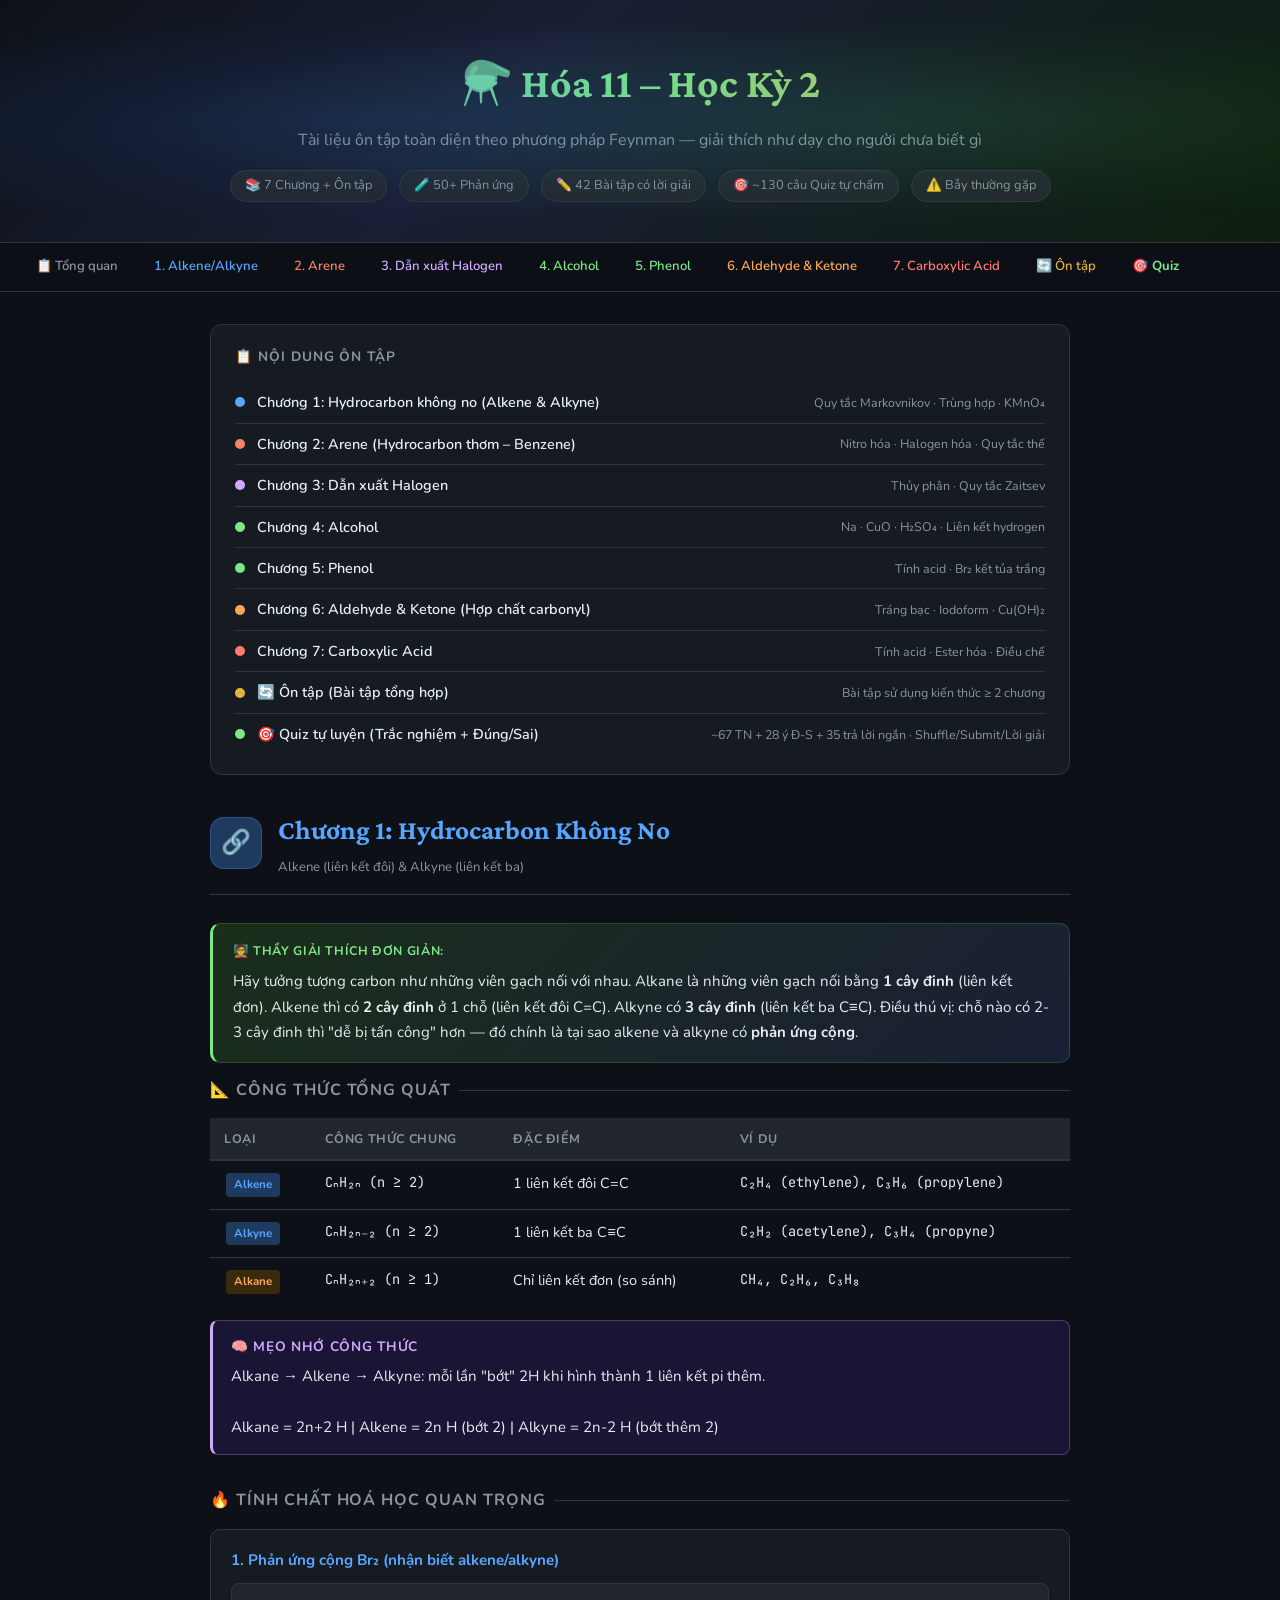
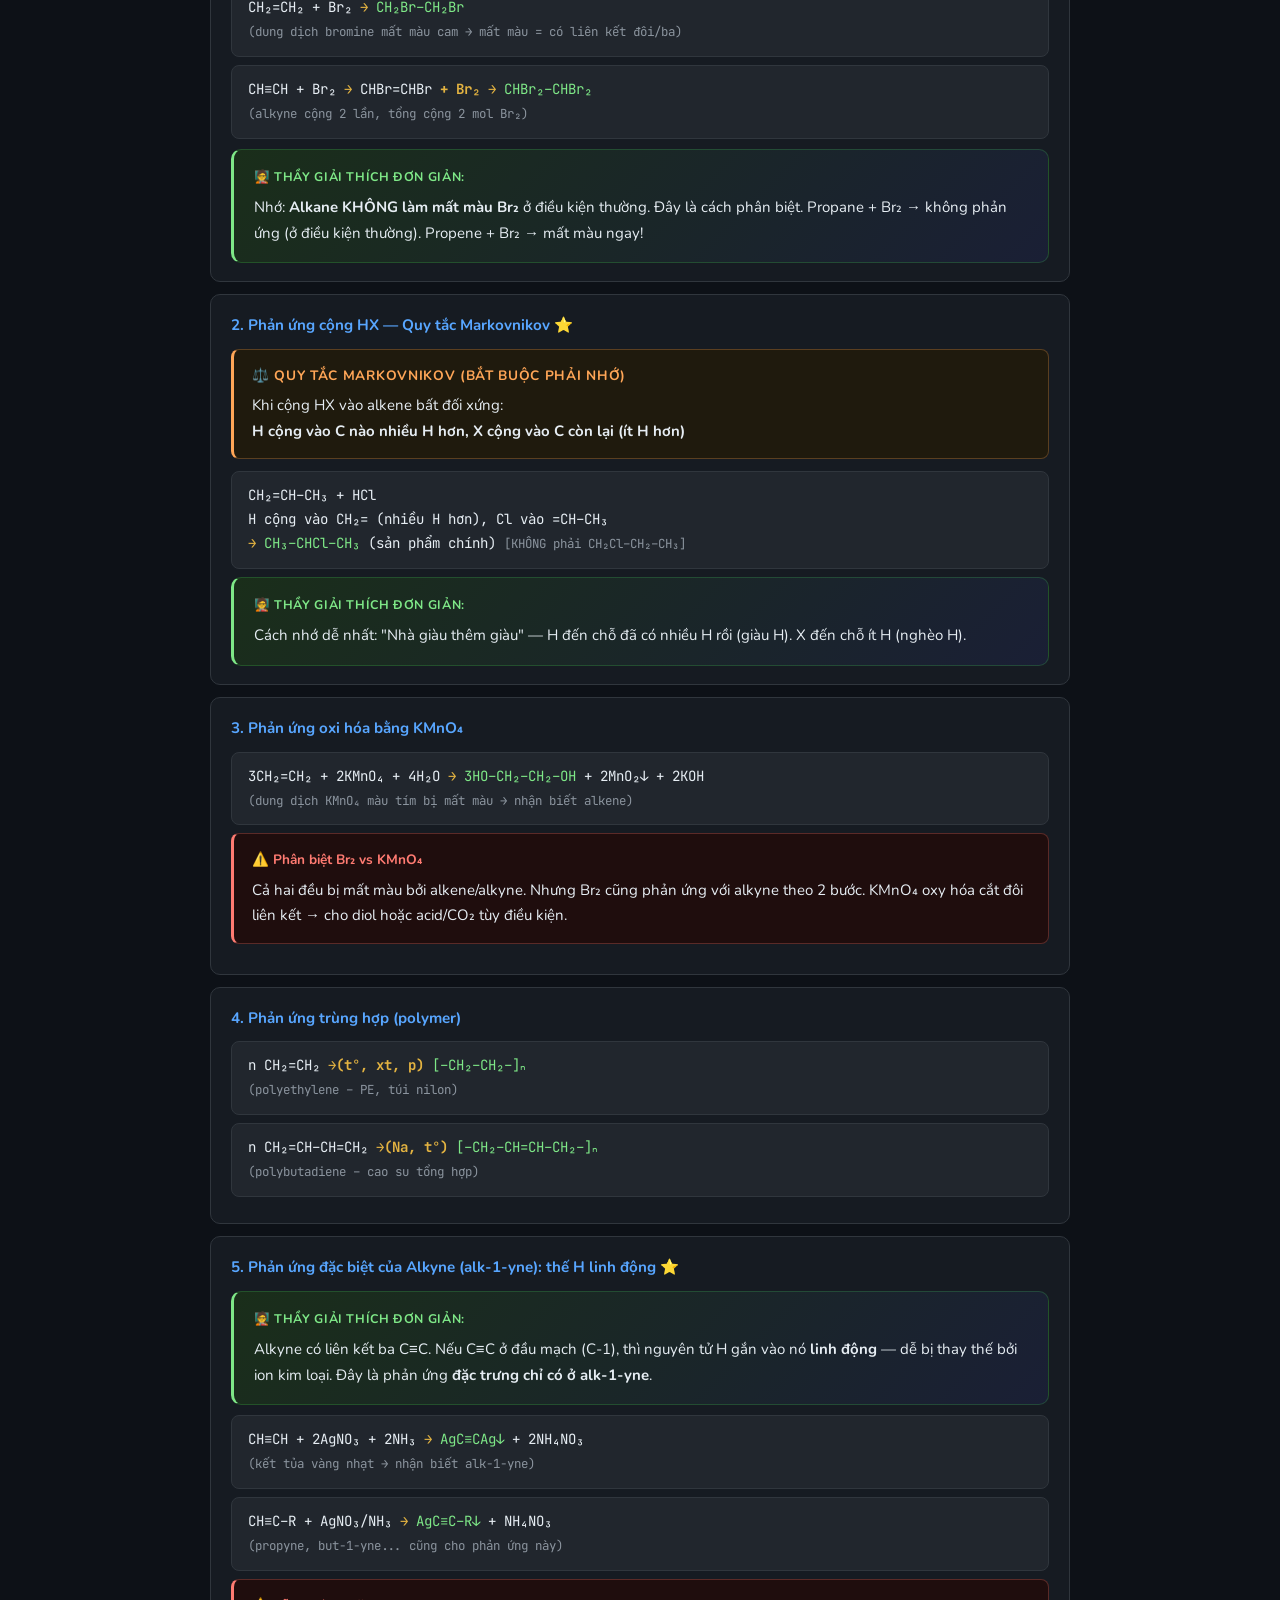
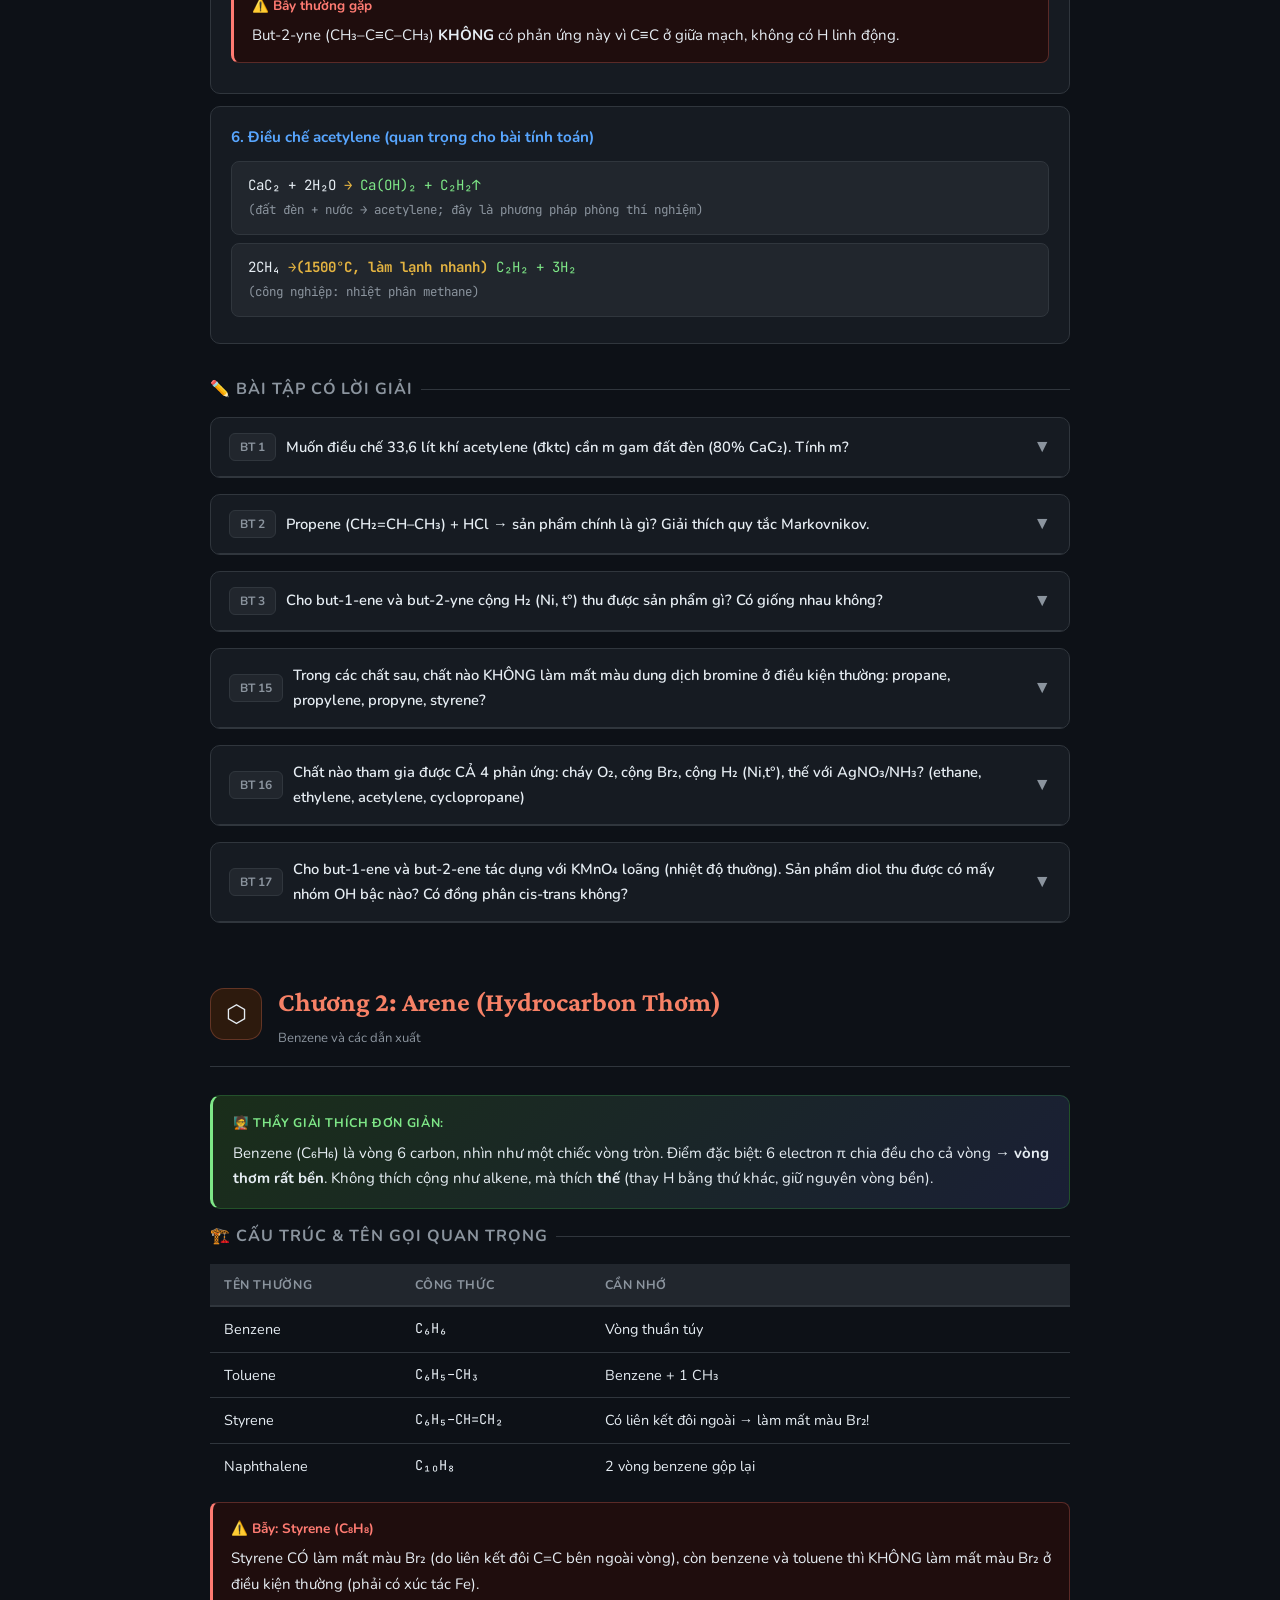
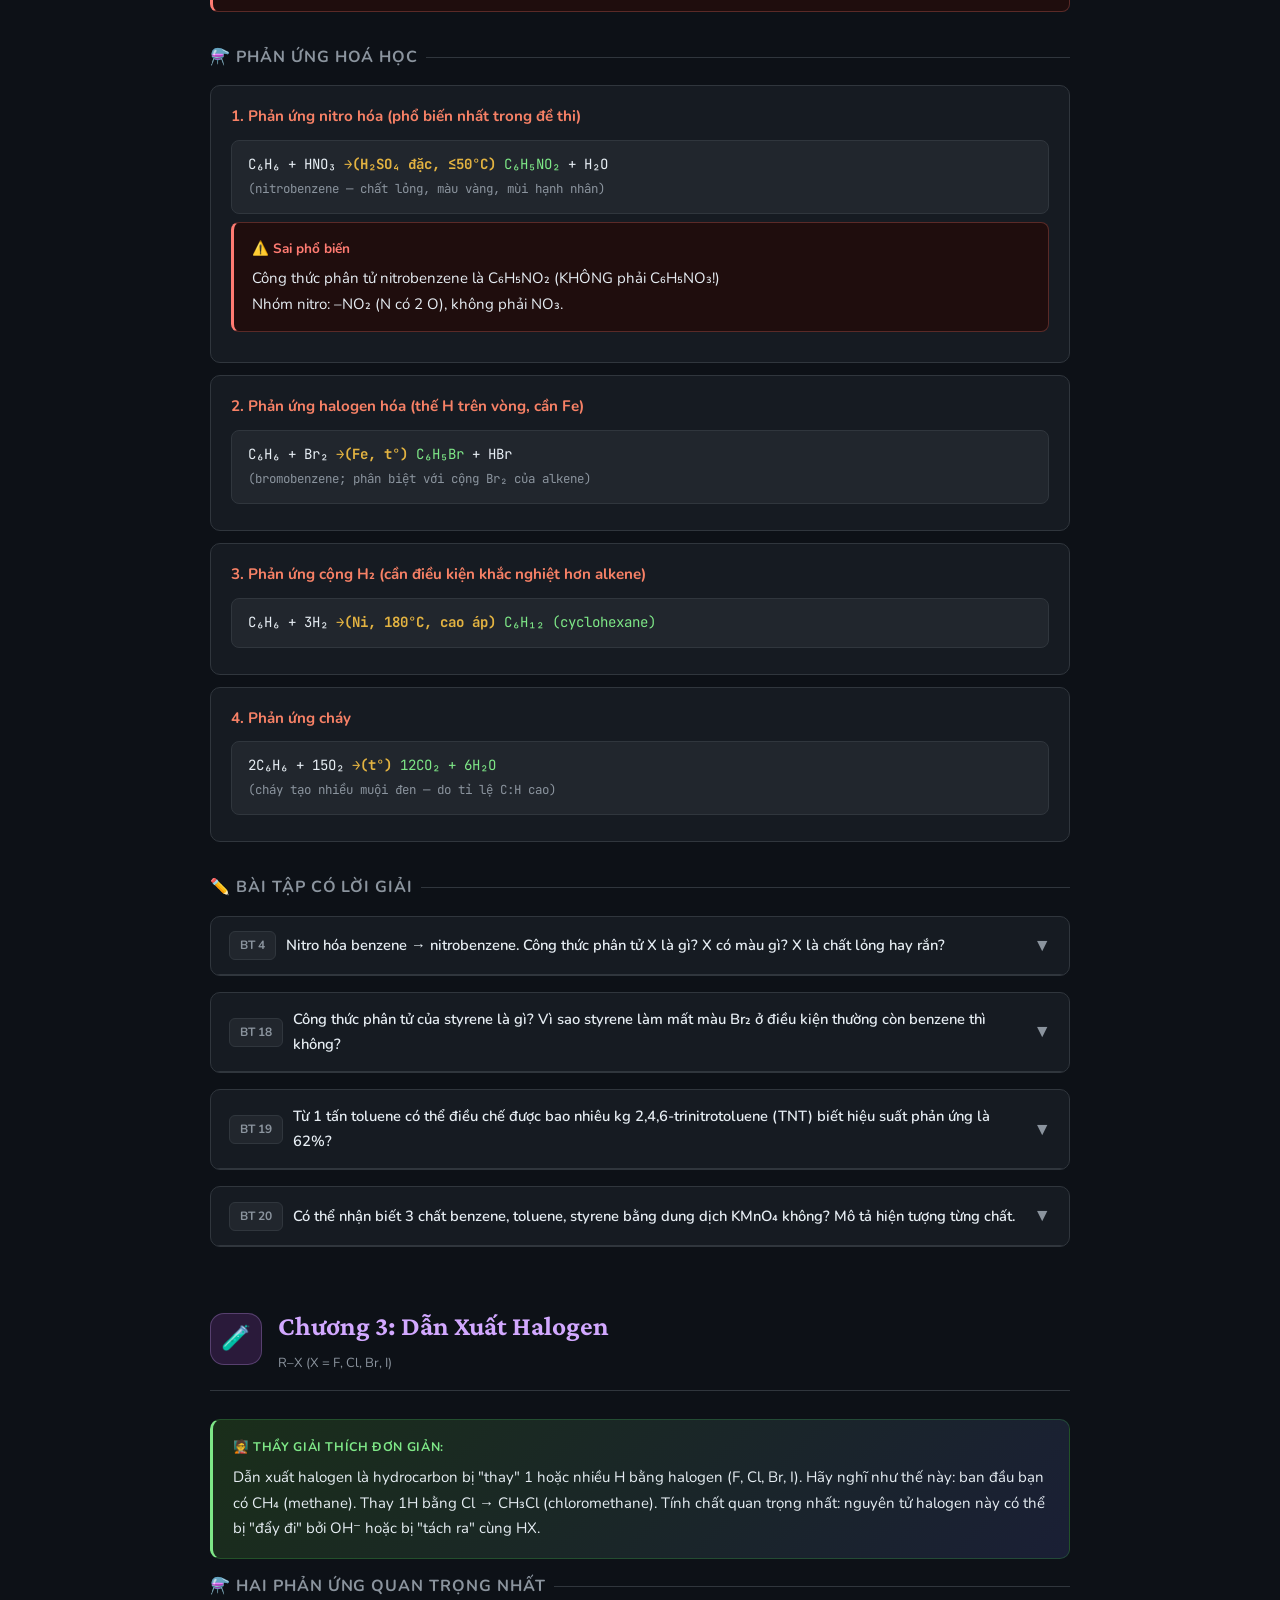
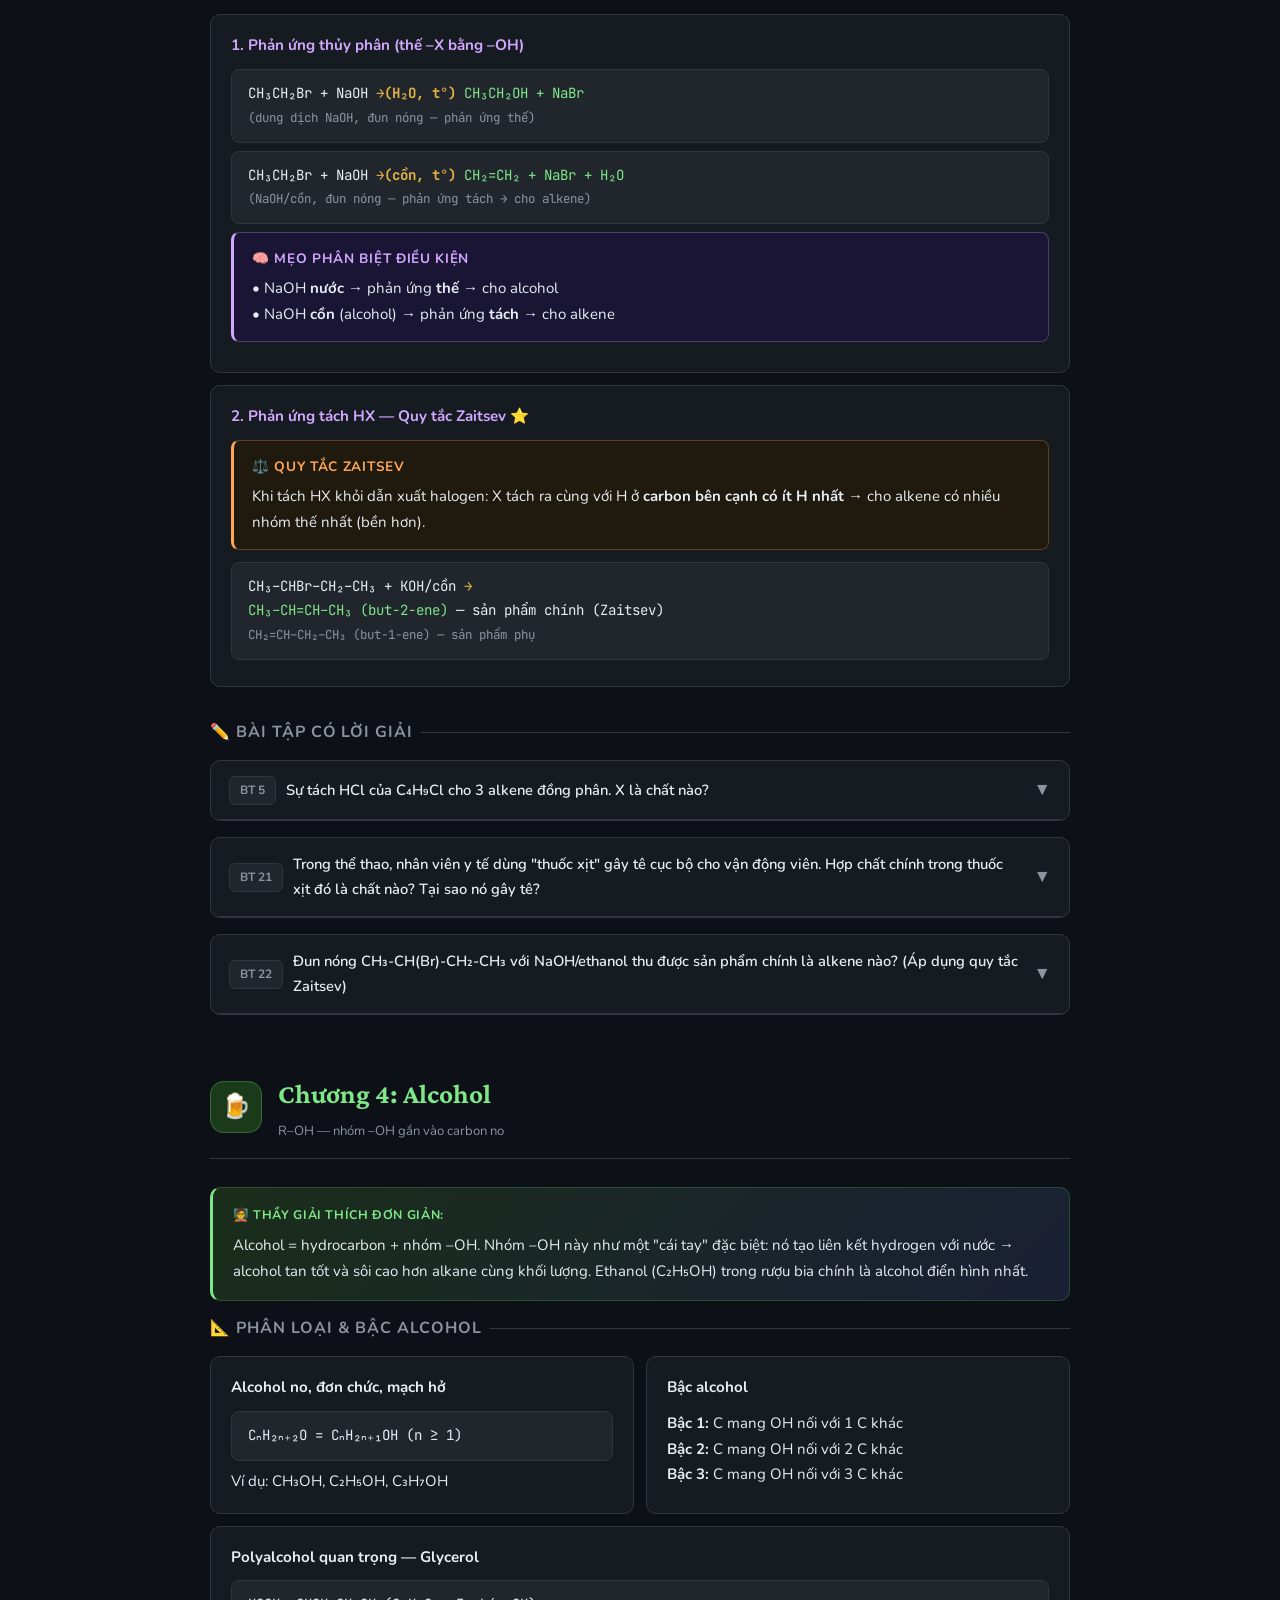
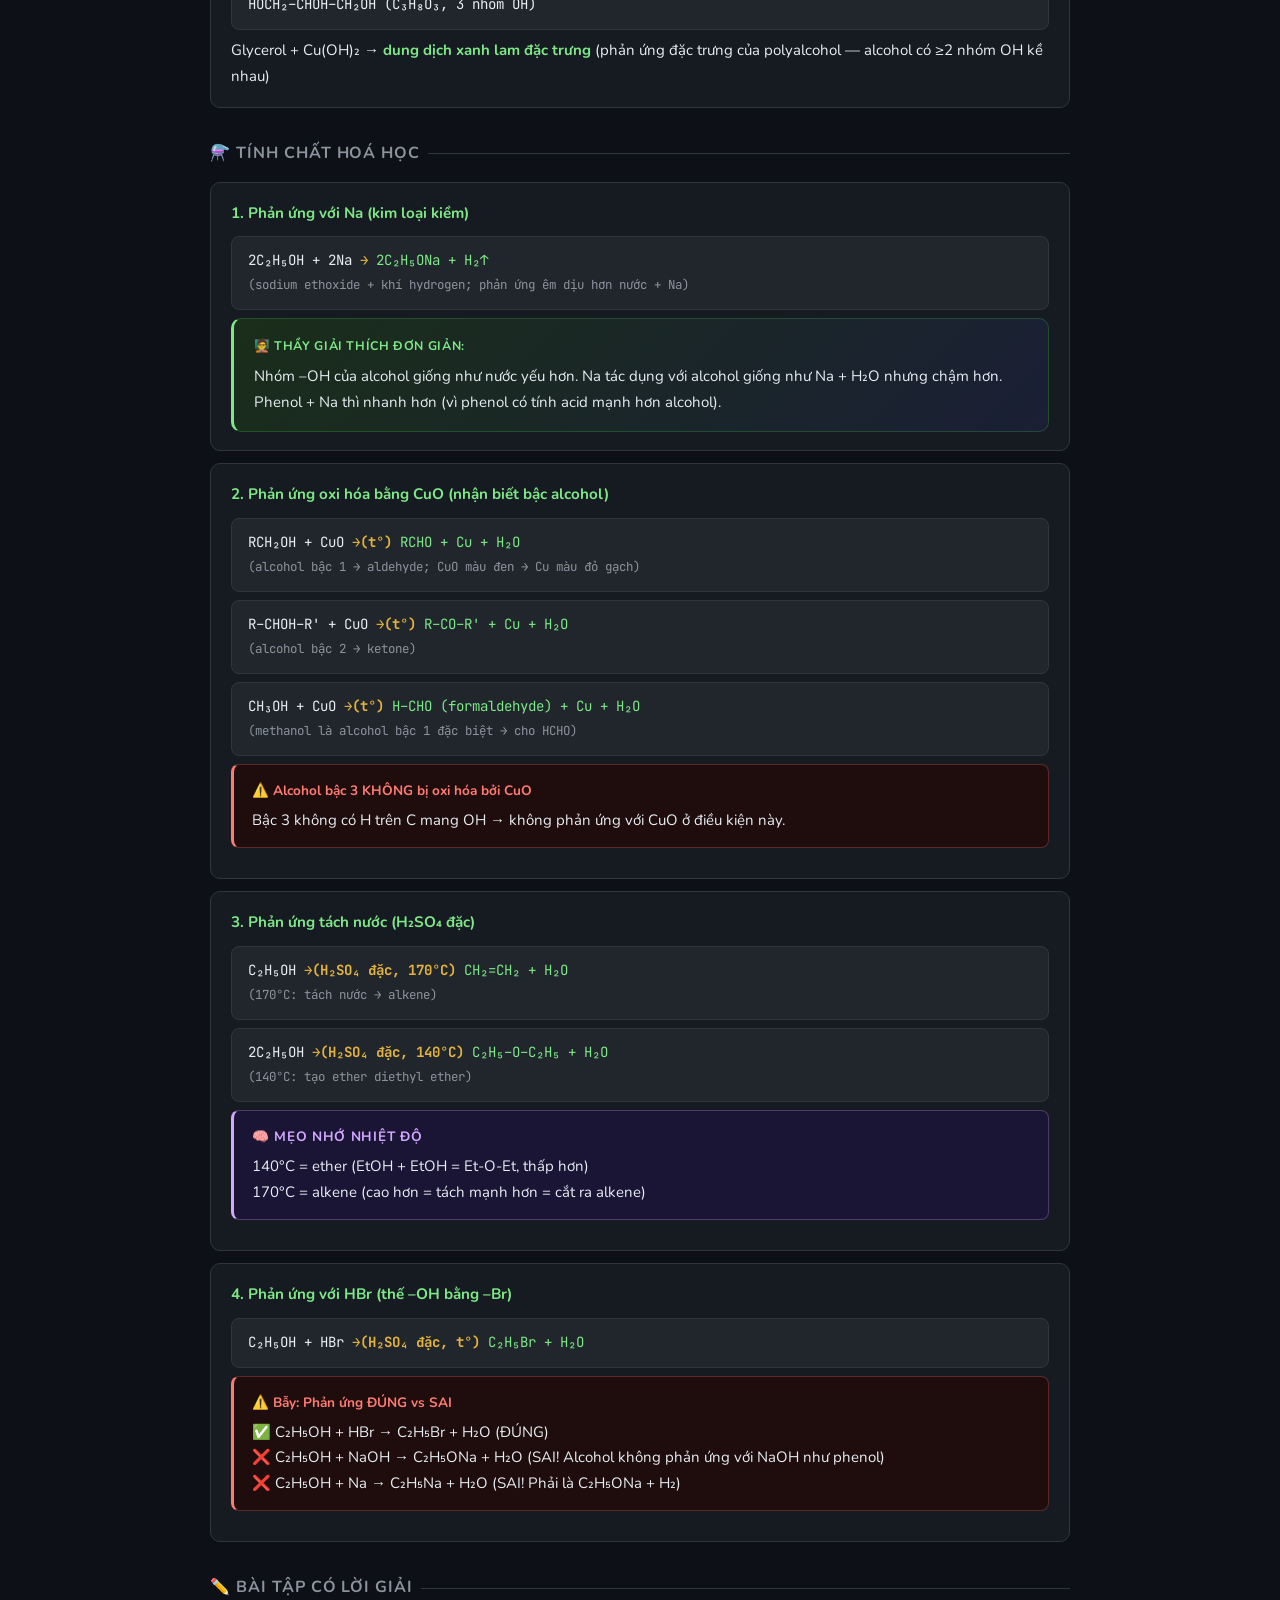
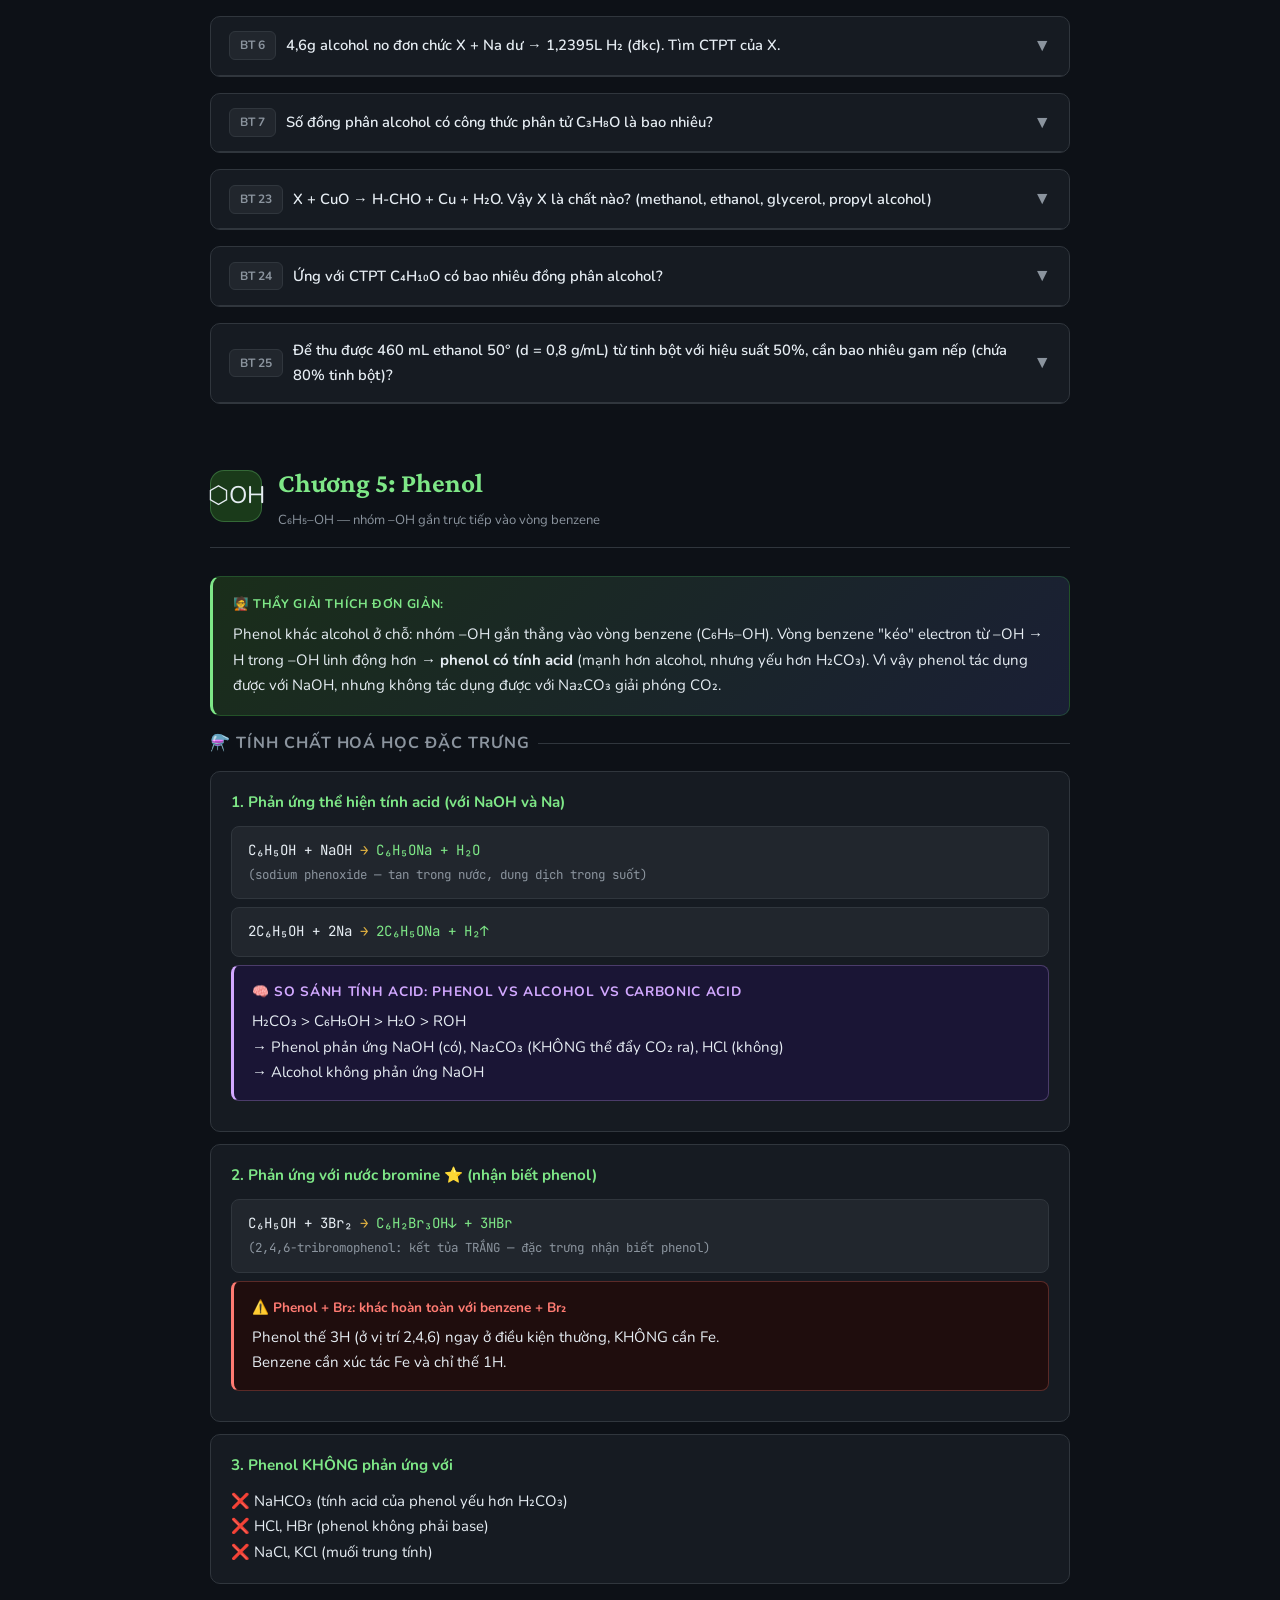
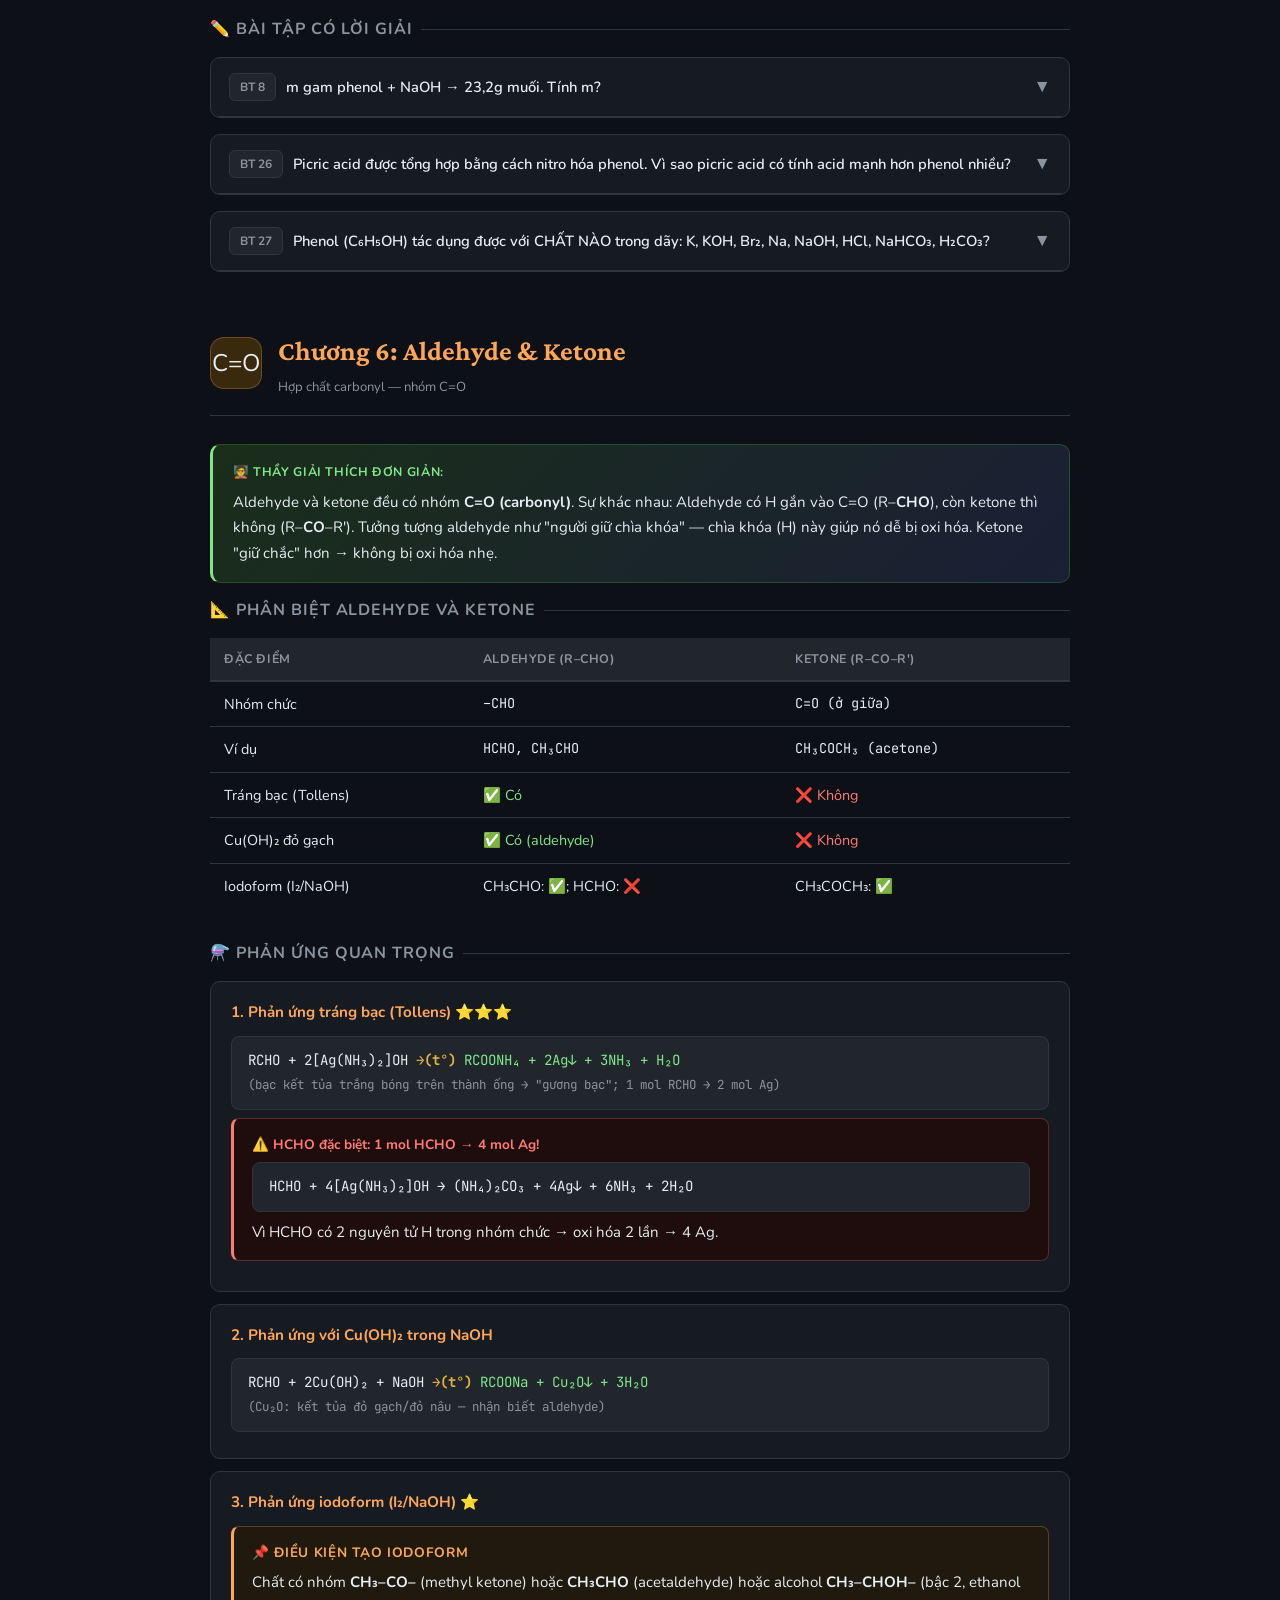
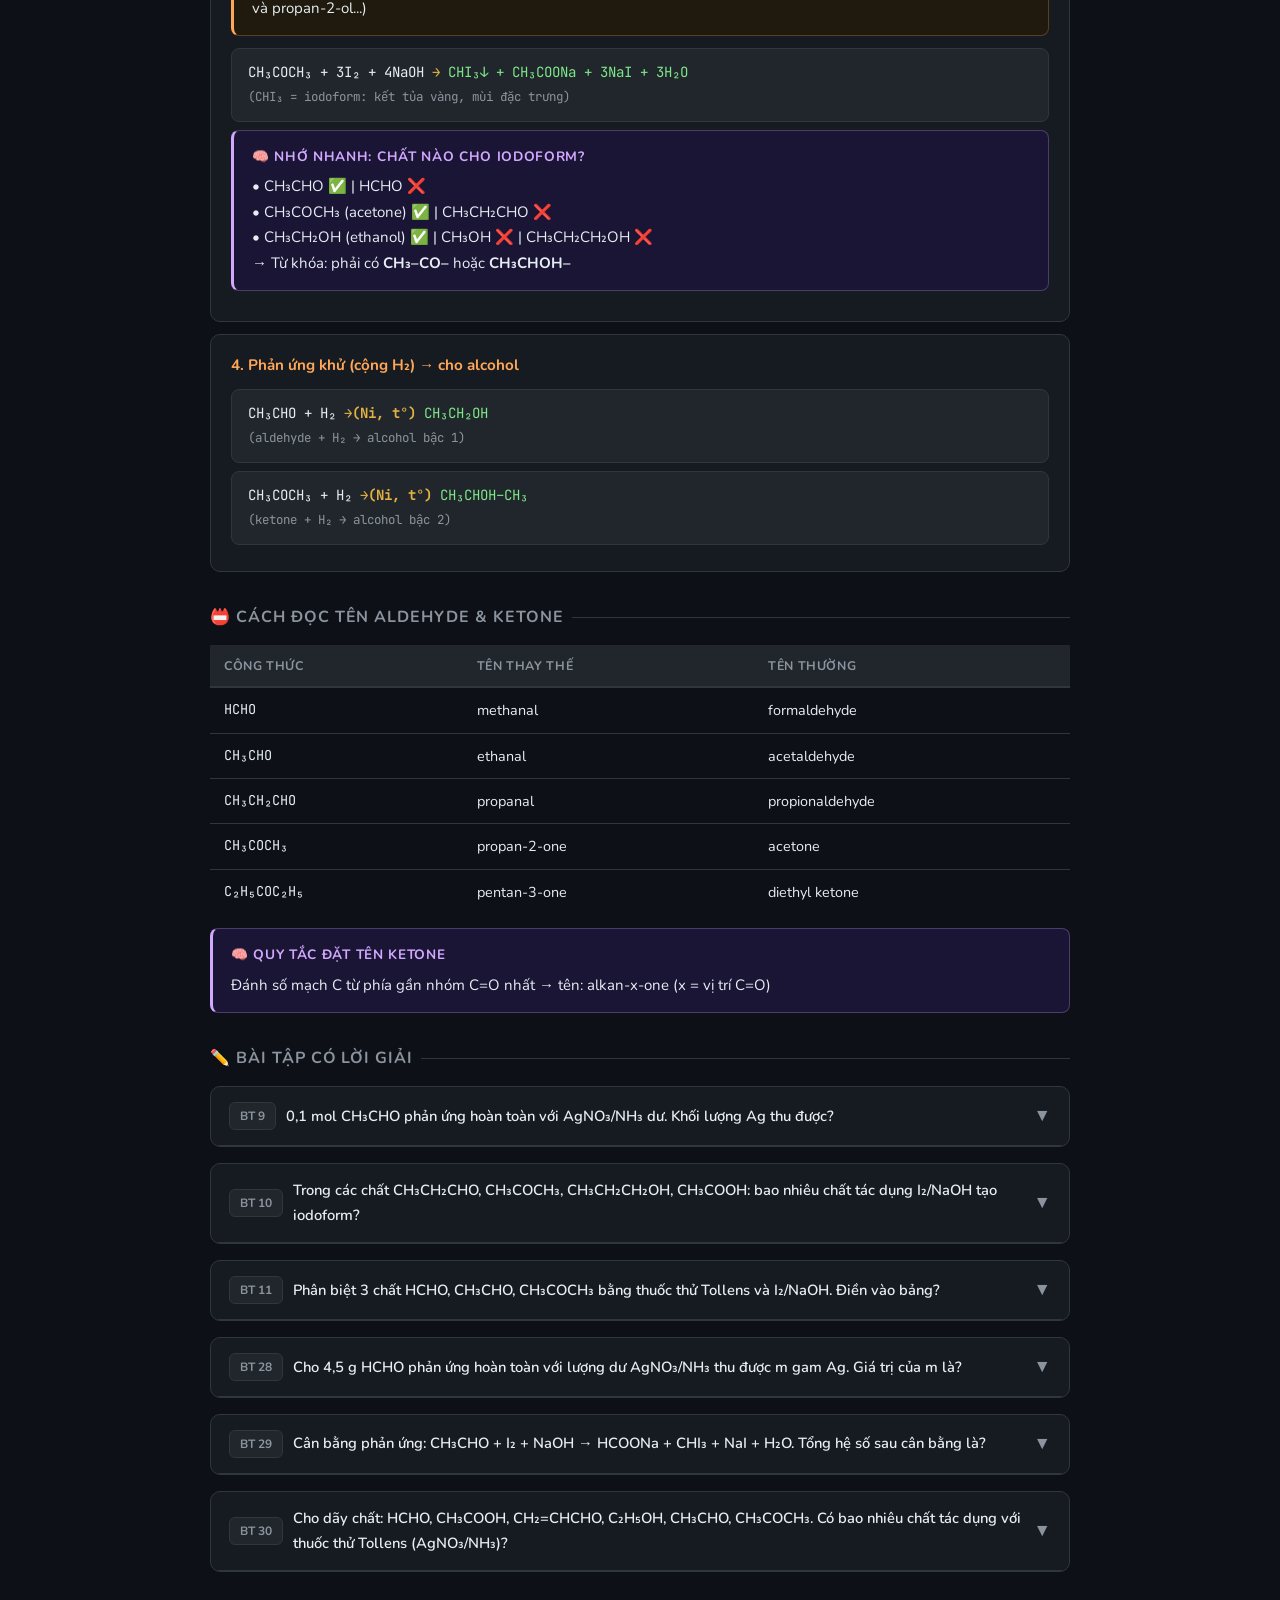
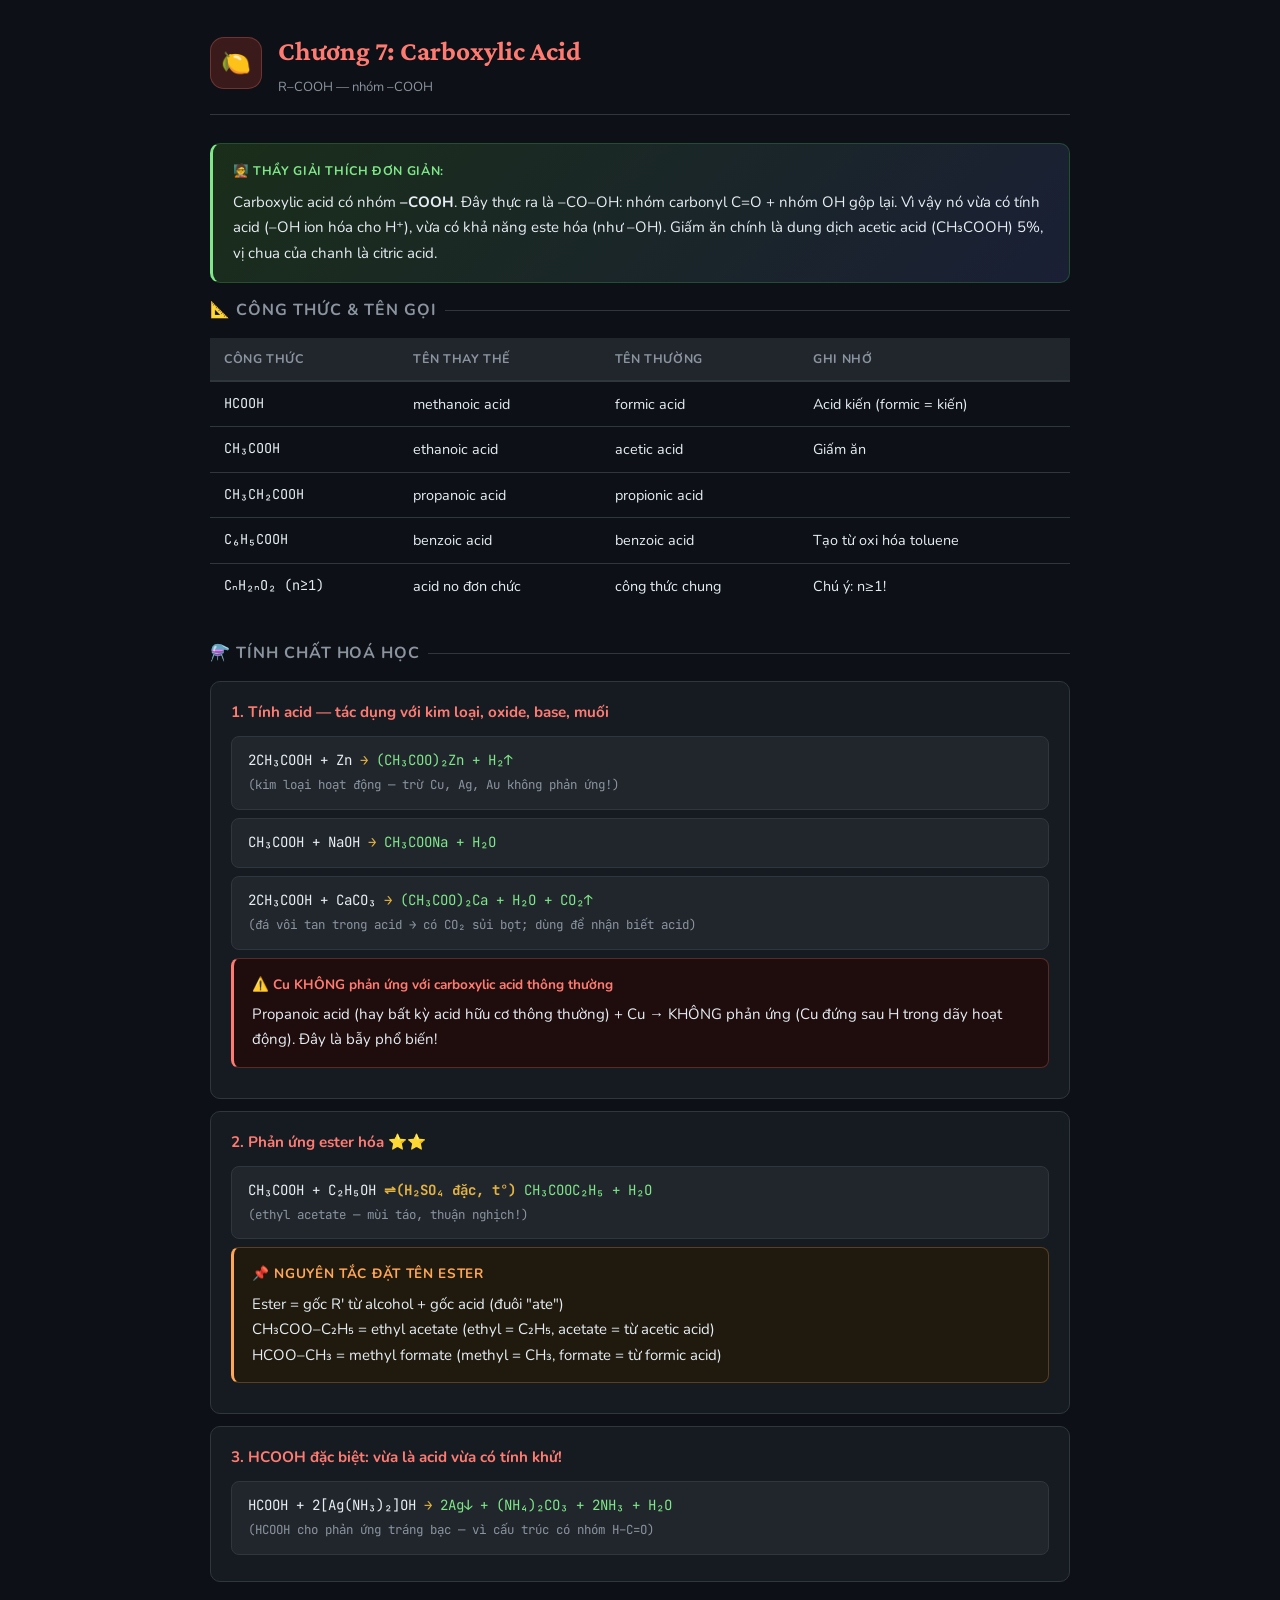
<file: hoa11_hk2_on_tap.html>
<!DOCTYPE html>
<html lang="vi">
<head>
<meta charset="UTF-8">
<meta name="viewport" content="width=device-width, initial-scale=1.0">
<title>Hóa 11 HK2 – Tài Liệu Ôn Tập Toàn Diện</title>
<link href="https://fonts.googleapis.com/css2?family=Crimson+Pro:ital,wght@0,400;0,600;0,700;1,400&family=JetBrains+Mono:wght@400;600&family=Nunito:wght@400;600;700;800&display=swap" rel="stylesheet">
<style>
  :root {
    --bg: #0d1117;
    --surface: #161b22;
    --surface2: #21262d;
    --border: #30363d;
    --text: #e6edf3;
    --muted: #8b949e;
    --accent1: #58a6ff;   /* blue - alkene/alkyne */
    --accent2: #f78166;   /* orange - arene */
    --accent3: #d2a8ff;   /* purple - halogen */
    --accent4: #7ee787;   /* green - alcohol/phenol */
    --accent5: #ffa657;   /* amber - carbonyl */
    --accent6: #ff7b72;   /* red - acid */
    --gold: #e3b341;
    --highlight: #1f6feb33;
  }
  * { margin:0; padding:0; box-sizing:border-box; }
  body {
    background: var(--bg);
    color: var(--text);
    font-family: 'Nunito', sans-serif;
    font-size: 15px;
    line-height: 1.7;
  }
  /* HEADER */
  .hero {
    background: linear-gradient(135deg, #0d1117 0%, #1a1f35 40%, #0d1f0d 100%);
    border-bottom: 1px solid var(--border);
    padding: 48px 32px 36px;
    text-align: center;
    position: relative;
    overflow: hidden;
  }
  .hero::before {
    content: '';
    position: absolute; inset: 0;
    background: radial-gradient(ellipse at 30% 50%, #1f6feb22 0%, transparent 60%),
                radial-gradient(ellipse at 70% 50%, #3fb95022 0%, transparent 60%);
    pointer-events: none;
  }
  .hero h1 {
    font-family: 'Crimson Pro', serif;
    font-size: 2.6rem;
    font-weight: 700;
    background: linear-gradient(90deg, #58a6ff, #7ee787, #ffa657);
    -webkit-background-clip: text;
    -webkit-text-fill-color: transparent;
    background-clip: text;
    margin-bottom: 8px;
  }
  .hero p { color: var(--muted); font-size: 1rem; }
  .badge { display:inline-block; background: var(--surface2); border: 1px solid var(--border);
    border-radius: 20px; padding: 4px 14px; font-size: 0.8rem; color: var(--muted); margin: 4px; }

  /* NAV */
  .nav {
    position: sticky; top: 0; z-index: 100;
    background: rgba(13,17,23,0.95);
    backdrop-filter: blur(8px);
    border-bottom: 1px solid var(--border);
    padding: 0 20px;
    display: flex; overflow-x: auto; gap: 4px;
    scrollbar-width: none;
  }
  .nav::-webkit-scrollbar { display:none; }
  .nav a {
    text-decoration: none; white-space: nowrap;
    padding: 12px 16px; font-size: 0.82rem; font-weight: 600;
    color: var(--muted); border-bottom: 2px solid transparent;
    transition: all 0.2s;
  }
  .nav a:hover { color: var(--text); border-color: var(--border); }
  .nav a.c1 { color: var(--accent1); } .nav a.c1:hover { border-color: var(--accent1); }
  .nav a.c2 { color: var(--accent2); } .nav a.c2:hover { border-color: var(--accent2); }
  .nav a.c3 { color: var(--accent3); } .nav a.c3:hover { border-color: var(--accent3); }
  .nav a.c4 { color: var(--accent4); } .nav a.c4:hover { border-color: var(--accent4); }
  .nav a.c5 { color: var(--accent5); } .nav a.c5:hover { border-color: var(--accent5); }
  .nav a.c6 { color: var(--accent6); } .nav a.c6:hover { border-color: var(--accent6); }

  /* LAYOUT */
  .container { max-width: 900px; margin: 0 auto; padding: 32px 20px 64px; }

  /* CHAPTER HEADERS */
  .chapter {
    margin-bottom: 56px;
    scroll-margin-top: 56px;
  }
  .chapter-header {
    display: flex; align-items: center; gap: 16px;
    margin-bottom: 28px;
    padding-bottom: 16px;
    border-bottom: 1px solid var(--border);
  }
  .chapter-icon {
    width: 52px; height: 52px; border-radius: 14px;
    display: flex; align-items: center; justify-content: center;
    font-size: 1.5rem; flex-shrink: 0;
  }
  .chapter-header h2 {
    font-family: 'Crimson Pro', serif;
    font-size: 1.7rem; font-weight: 700;
  }
  .chapter-header small { display: block; color: var(--muted); font-size: 0.82rem; margin-top: 2px; }

  /* SECTION */
  .section { margin-bottom: 32px; }
  .section-title {
    font-size: 1rem; font-weight: 700;
    text-transform: uppercase; letter-spacing: 0.06em;
    color: var(--muted);
    margin-bottom: 14px;
    display: flex; align-items: center; gap: 8px;
  }
  .section-title::after {
    content: ''; flex: 1; height: 1px; background: var(--border);
  }

  /* CARDS */
  .card {
    background: var(--surface);
    border: 1px solid var(--border);
    border-radius: 10px;
    padding: 18px 20px;
    margin-bottom: 12px;
  }
  .card-title {
    font-weight: 700; font-size: 0.95rem;
    margin-bottom: 10px;
  }

  /* FEYNMAN EXPLAIN BOX */
  .feynman {
    background: linear-gradient(135deg, #1a2e1a, #1a1f35);
    border: 1px solid #3fb95044;
    border-left: 3px solid var(--accent4);
    border-radius: 10px;
    padding: 16px 20px;
    margin-bottom: 14px;
  }
  .feynman::before {
    content: '🧑‍🏫 Thầy giải thích đơn giản:';
    display: block;
    color: var(--accent4);
    font-size: 0.78rem;
    font-weight: 700;
    text-transform: uppercase;
    letter-spacing: 0.05em;
    margin-bottom: 8px;
  }

  /* REACTION BOX */
  .rxn {
    background: var(--surface2);
    border: 1px solid var(--border);
    border-radius: 8px;
    padding: 12px 16px;
    font-family: 'JetBrains Mono', monospace;
    font-size: 0.88rem;
    margin-bottom: 8px;
    overflow-x: auto;
  }
  .rxn .arrow { color: var(--gold); font-weight: 700; }
  .rxn .cond { color: var(--muted); font-size: 0.78rem; }
  .rxn .highlight { color: var(--accent5); font-weight: 600; }
  .rxn .product { color: var(--accent4); }

  /* FORMULA TABLE */
  table { width: 100%; border-collapse: collapse; margin-bottom: 14px; }
  th {
    background: var(--surface2); color: var(--muted);
    font-size: 0.78rem; text-transform: uppercase; letter-spacing: 0.05em;
    padding: 10px 14px; text-align: left;
    border-bottom: 2px solid var(--border);
  }
  td {
    padding: 10px 14px; border-bottom: 1px solid var(--border);
    font-size: 0.9rem; vertical-align: top;
  }
  tr:last-child td { border-bottom: none; }
  tr:hover td { background: #ffffff06; }
  .mono { font-family: 'JetBrains Mono', monospace; font-size: 0.85rem; }

  /* RULE BOX */
  .rule {
    background: #1f1a0d;
    border: 1px solid #ffa65744;
    border-left: 3px solid var(--accent5);
    border-radius: 8px;
    padding: 14px 18px;
    margin-bottom: 12px;
  }
  .rule-title {
    color: var(--accent5); font-weight: 700; font-size: 0.85rem;
    text-transform: uppercase; letter-spacing: 0.05em;
    margin-bottom: 6px;
  }

  /* TRICK BOX */
  .trick {
    background: #1a1535;
    border: 1px solid #d2a8ff44;
    border-left: 3px solid var(--accent3);
    border-radius: 8px;
    padding: 14px 18px;
    margin-bottom: 12px;
  }
  .trick-title {
    color: var(--accent3); font-weight: 700; font-size: 0.85rem;
    text-transform: uppercase; letter-spacing: 0.05em;
    margin-bottom: 6px;
  }

  /* DANGER */
  .danger {
    background: #1f0d0d;
    border: 1px solid #ff7b7244;
    border-left: 3px solid var(--accent6);
    border-radius: 8px;
    padding: 14px 18px;
    margin-bottom: 12px;
  }
  .danger-title {
    color: var(--accent6); font-weight: 700; font-size: 0.85rem;
    margin-bottom: 6px;
  }

  /* EXERCISE */
  .exercise {
    background: var(--surface);
    border: 1px solid var(--border);
    border-radius: 10px;
    margin-bottom: 16px;
    overflow: hidden;
  }
  .ex-header {
    padding: 14px 18px;
    display: flex; align-items: center; gap: 10px;
    border-bottom: 1px solid var(--border);
    cursor: pointer;
    user-select: none;
  }
  .ex-header:hover { background: var(--surface2); }
  .ex-num {
    background: var(--surface2);
    border: 1px solid var(--border);
    border-radius: 6px;
    padding: 3px 10px;
    font-size: 0.75rem; font-weight: 700;
    color: var(--muted);
    flex-shrink: 0;
  }
  .ex-q { font-weight: 600; font-size: 0.92rem; flex: 1; }
  .ex-toggle { color: var(--muted); font-size: 1.1rem; transition: transform 0.2s; }
  .ex-toggle.open { transform: rotate(180deg); }
  .ex-body { padding: 18px; display: none; }
  .ex-body.open { display: block; }
  .ex-step {
    display: flex; gap: 14px;
    margin-bottom: 12px;
  }
  .step-num {
    width: 28px; height: 28px; border-radius: 50%;
    background: var(--accent1); color: #000;
    display: flex; align-items: center; justify-content: center;
    font-size: 0.78rem; font-weight: 800;
    flex-shrink: 0; margin-top: 2px;
  }
  .step-content { flex: 1; }
  .answer {
    background: #0d2318;
    border: 1px solid #7ee78733;
    border-radius: 8px;
    padding: 12px 16px;
    margin-top: 10px;
  }
  .answer-label {
    color: var(--accent4); font-size: 0.78rem; font-weight: 700;
    text-transform: uppercase; margin-bottom: 6px;
  }

  /* GRID */
  .grid2 { display: grid; grid-template-columns: 1fr 1fr; gap: 12px; }
  @media(max-width: 600px) { .grid2 { grid-template-columns: 1fr; } }

  /* INLINE CHEMISTRY */
  .chem { font-family: 'JetBrains Mono', monospace; background: var(--surface2);
    border-radius: 4px; padding: 1px 6px; font-size: 0.88em; }

  /* SUMMARY BADGE */
  .tag { display:inline-block; font-size:0.72rem; font-weight:700; padding: 2px 8px;
    border-radius: 4px; margin: 2px; }
  .tag-blue { background: #1f3a5f; color: var(--accent1); }
  .tag-green { background: #1a3a1a; color: var(--accent4); }
  .tag-orange { background: #3a2a0d; color: var(--accent5); }
  .tag-purple { background: #2a1a3a; color: var(--accent3); }
  .tag-red { background: #3a1a1a; color: var(--accent6); }

  /* DIVIDER */
  .divider { height: 1px; background: var(--border); margin: 28px 0; }

  /* PROGRESS */
  .toc {
    background: var(--surface);
    border: 1px solid var(--border);
    border-radius: 12px;
    padding: 20px 24px;
    margin-bottom: 32px;
  }
  .toc h3 { font-size: 0.85rem; color: var(--muted); text-transform: uppercase;
    letter-spacing: 0.07em; margin-bottom: 14px; }
  .toc-item {
    display: flex; align-items: center; gap: 12px;
    padding: 8px 0; border-bottom: 1px solid var(--border);
    text-decoration: none; color: var(--text);
  }
  .toc-item:last-child { border-bottom: none; }
  .toc-item:hover { color: var(--accent1); }
  .toc-dot { width: 10px; height: 10px; border-radius: 50%; flex-shrink: 0; }
  .toc-chap { font-weight: 600; font-size: 0.9rem; flex: 1; }
  .toc-tips { font-size: 0.78rem; color: var(--muted); }

  hr.section-sep { border:none; border-top:2px dashed var(--border); margin:24px 0; }

  /* ══════════════════ QUIZ STYLES ══════════════════ */
  .quiz-toolbar {
    position: sticky; top: 50px; z-index: 50;
    background: rgba(13,17,23,0.95);
    backdrop-filter: blur(8px);
    border: 1px solid var(--border);
    border-radius: 12px;
    padding: 12px 16px;
    margin: 16px 0 24px;
    display: flex; flex-wrap: wrap;
    gap: 12px; align-items: center; justify-content: space-between;
  }
  .quiz-status {
    font-size: 0.9rem; color: var(--muted);
  }
  .quiz-status strong { color: var(--gold); }
  .quiz-btn {
    padding: 9px 18px;
    border-radius: 8px;
    border: 1px solid var(--border);
    background: var(--surface2);
    color: var(--text);
    cursor: pointer;
    font-family: inherit;
    font-size: 0.92rem;
    font-weight: 600;
    transition: all 0.18s;
  }
  .quiz-btn:hover { background: var(--surface); border-color: var(--gold); }
  .quiz-btn.primary {
    background: linear-gradient(135deg, var(--accent4), #4cc46d);
    color: #0d1117;
    border: none;
  }
  .quiz-btn.primary:hover { transform: translateY(-1px); box-shadow: 0 4px 16px #7ee78744; }
  .quiz-btn.shuffle {
    background: linear-gradient(135deg, var(--gold), #c89a2c);
    color: #0d1117;
    border: none;
  }
  .quiz-btn.shuffle:hover { transform: translateY(-1px); box-shadow: 0 4px 16px #e3b34144; }
  .quiz-btn.reset {
    background: var(--surface);
    color: var(--muted);
  }
  .quiz-btn.reset:hover { color: var(--accent6); }

  .quiz-section {
    margin-bottom: 32px;
    border: 1px solid var(--border);
    border-radius: 12px;
    overflow: hidden;
    background: var(--surface);
  }
  .quiz-section-header {
    padding: 14px 18px;
    background: var(--surface2);
    border-bottom: 1px solid var(--border);
    font-weight: 700;
    font-size: 1.05rem;
    display: flex; align-items: center; gap: 10px;
  }
  .quiz-section-dot {
    width: 12px; height: 12px; border-radius: 50%;
  }
  .quiz-section-body { padding: 16px; }

  .quiz-question {
    background: var(--bg);
    border: 1px solid var(--border);
    border-radius: 10px;
    padding: 14px 16px;
    margin-bottom: 12px;
    transition: border-color 0.2s;
  }
  .quiz-question.correct { border-color: var(--accent4); box-shadow: 0 0 0 1px var(--accent4)33; }
  .quiz-question.wrong { border-color: var(--accent6); box-shadow: 0 0 0 1px var(--accent6)33; }
  .quiz-question.unanswered.graded { border-color: var(--gold); }
  .quiz-q-head {
    display: flex; gap: 10px; align-items: flex-start;
    margin-bottom: 10px;
  }
  .quiz-q-num {
    flex-shrink: 0;
    background: var(--surface2);
    color: var(--gold);
    font-weight: 700;
    font-size: 0.82rem;
    padding: 4px 10px;
    border-radius: 6px;
    min-width: 42px;
    text-align: center;
  }
  .quiz-q-text { flex: 1; color: var(--text); font-size: 0.95rem; line-height: 1.55; }
  .quiz-options {
    display: flex; flex-direction: column; gap: 6px;
    padding-left: 0;
  }
  .quiz-opt {
    display: flex; align-items: flex-start; gap: 10px;
    padding: 8px 12px;
    background: var(--surface2);
    border: 1px solid transparent;
    border-radius: 8px;
    cursor: pointer;
    transition: all 0.15s;
    font-size: 0.92rem;
  }
  .quiz-opt:hover { border-color: var(--accent1); }
  .quiz-opt input[type="radio"] { margin-top: 4px; accent-color: var(--accent4); }
  .quiz-opt.selected { background: #1f6feb22; border-color: var(--accent1); }
  .quiz-opt.correct-ans {
    background: #2da04422;
    border-color: var(--accent4);
  }
  .quiz-opt.wrong-ans {
    background: #ff7b7222;
    border-color: var(--accent6);
  }
  .quiz-opt-letter {
    flex-shrink: 0;
    font-weight: 700;
    color: var(--gold);
    min-width: 18px;
  }

  /* T/F sub-statements */
  .quiz-tf-stem { margin-bottom: 12px; line-height: 1.6; padding: 10px 14px;
    background: #1f6feb15; border-left: 3px solid var(--accent1);
    border-radius: 0 6px 6px 0;
  }
  .quiz-tf-subs { display: flex; flex-direction: column; gap: 6px; }
  .quiz-tf-sub {
    background: var(--surface2);
    border: 1px solid transparent;
    border-radius: 8px;
    padding: 10px 14px;
    transition: all 0.15s;
  }
  .quiz-tf-sub.correct-ans { background:#2da04422; border-color: var(--accent4); }
  .quiz-tf-sub.wrong-ans { background:#ff7b7222; border-color: var(--accent6); }
  .quiz-tf-sub-row {
    display: flex; gap: 12px; align-items: flex-start;
  }
  .quiz-tf-letter { color: var(--gold); font-weight: 700; min-width: 22px; }
  .quiz-tf-text { flex: 1; font-size: 0.92rem; }
  .quiz-tf-choices {
    display: flex; gap: 8px; flex-shrink: 0; margin-top: 2px;
  }
  .quiz-tf-choice {
    padding: 3px 11px;
    background: var(--bg);
    border: 1px solid var(--border);
    border-radius: 6px;
    cursor: pointer;
    font-size: 0.82rem;
    font-weight: 600;
    transition: all 0.15s;
    user-select: none;
  }
  .quiz-tf-choice:hover { border-color: var(--accent1); }
  .quiz-tf-choice.selected.choice-d { background: var(--accent4); color: #0d1117; border-color: var(--accent4); }
  .quiz-tf-choice.selected.choice-s { background: var(--accent6); color: #0d1117; border-color: var(--accent6); }

  /* Solution box (revealed after grading) */
  .quiz-solution {
    margin-top: 10px;
    padding: 10px 14px;
    background: #e3b34115;
    border-left: 3px solid var(--gold);
    border-radius: 0 6px 6px 0;
    font-size: 0.88rem;
    line-height: 1.6;
    color: var(--text);
    display: none;
  }
  .quiz-solution.show { display: block; animation: slideDown 0.25s; }
  @keyframes slideDown { from { opacity:0; transform:translateY(-4px);} to { opacity:1; transform:none;} }
  .quiz-solution strong.label-correct { color: var(--accent4); }
  .quiz-solution strong.label-wrong { color: var(--accent6); }

  /* SA (short-answer) input */
  .quiz-sa-row {
    display: flex; gap: 10px; align-items: center;
    flex-wrap: wrap;
    margin-top: 8px;
  }
  .quiz-sa-input {
    flex: 1;
    min-width: 200px;
    padding: 9px 12px;
    background: var(--surface2);
    border: 1px solid var(--border);
    border-radius: 8px;
    color: var(--text);
    font-family: inherit;
    font-size: 0.95rem;
    transition: border-color 0.15s;
  }
  .quiz-sa-input:focus {
    outline: none;
    border-color: var(--accent5);
    background: var(--bg);
  }
  .quiz-sa-input.sa-correct {
    background: #2da04422;
    border-color: var(--accent4);
    color: var(--accent4);
    font-weight: 700;
  }
  .quiz-sa-input.sa-wrong {
    background: #ff7b7222;
    border-color: var(--accent6);
    color: var(--accent6);
  }
  .quiz-sa-input.sa-empty {
    background: #e3b34115;
    border-color: var(--gold);
  }
  .quiz-sa-unit {
    color: var(--muted);
    font-size: 0.88rem;
    font-style: italic;
  }

  /* Score panel */
  .quiz-score-panel {
    background: linear-gradient(135deg, var(--surface2), var(--surface));
    border: 2px solid var(--gold);
    border-radius: 12px;
    padding: 24px;
    margin: 24px 0;
    display: none;
    text-align: center;
  }
  .quiz-score-panel.show { display: block; animation: slideDown 0.4s; }
  .quiz-score-big {
    font-size: 3rem;
    font-weight: 700;
    background: linear-gradient(90deg, var(--accent4), var(--gold));
    -webkit-background-clip: text;
    -webkit-text-fill-color: transparent;
    background-clip: text;
    line-height: 1;
  }
  .quiz-score-label { color: var(--muted); font-size: 0.95rem; margin-top: 6px; }
  .quiz-score-detail {
    display: flex; flex-wrap: wrap; gap: 14px;
    justify-content: center; margin-top: 16px;
    font-size: 0.9rem;
  }
  .quiz-score-pill {
    background: var(--bg);
    padding: 6px 14px;
    border-radius: 20px;
    border: 1px solid var(--border);
  }
  .quiz-score-pill.green { color: var(--accent4); border-color: var(--accent4)55; }
  .quiz-score-pill.red { color: var(--accent6); border-color: var(--accent6)55; }

  @media (max-width: 600px) {
    .quiz-toolbar { flex-direction: column; align-items: stretch; }
    .quiz-tf-sub-row { flex-direction: column; gap: 8px; }
    .quiz-tf-choices { align-self: flex-end; }
  }
</style>
</head>
<body>

<div class="hero">
  <h1>⚗️ Hóa 11 – Học Kỳ 2</h1>
  <p>Tài liệu ôn tập toàn diện theo phương pháp Feynman — giải thích như dạy cho người chưa biết gì</p>
  <div style="margin-top:12px;">
    <span class="badge">📚 7 Chương + Ôn tập</span>
    <span class="badge">🧪 50+ Phản ứng</span>
    <span class="badge">✏️ 42 Bài tập có lời giải</span>
    <span class="badge">🎯 ~130 câu Quiz tự chấm</span>
    <span class="badge">⚠️ Bẫy thường gặp</span>
  </div>
</div>

<nav class="nav">
  <a href="#overview">📋 Tổng quan</a>
  <a href="#ch1" class="c1">1. Alkene/Alkyne</a>
  <a href="#ch2" class="c2">2. Arene</a>
  <a href="#ch3" class="c3">3. Dẫn xuất Halogen</a>
  <a href="#ch4" class="c4">4. Alcohol</a>
  <a href="#ch5" class="c4">5. Phenol</a>
  <a href="#ch6" class="c5">6. Aldehyde & Ketone</a>
  <a href="#ch7" class="c6">7. Carboxylic Acid</a>
  <a href="#ch-ontap" style="color:var(--gold);">🔄 Ôn tập</a>
  <a href="#ch-quiz" style="color:var(--accent4); font-weight:700;">🎯 Quiz</a>
</nav>

<div class="container">

<!-- TOC -->
<div id="overview" class="toc" style="scroll-margin-top:60px;">
  <h3>📋 Nội dung ôn tập</h3>
  <a href="#ch1" class="toc-item">
    <div class="toc-dot" style="background:var(--accent1)"></div>
    <span class="toc-chap">Chương 1: Hydrocarbon không no (Alkene & Alkyne)</span>
    <span class="toc-tips">Quy tắc Markovnikov · Trùng hợp · KMnO₄</span>
  </a>
  <a href="#ch2" class="toc-item">
    <div class="toc-dot" style="background:var(--accent2)"></div>
    <span class="toc-chap">Chương 2: Arene (Hydrocarbon thơm – Benzene)</span>
    <span class="toc-tips">Nitro hóa · Halogen hóa · Quy tắc thế</span>
  </a>
  <a href="#ch3" class="toc-item">
    <div class="toc-dot" style="background:var(--accent3)"></div>
    <span class="toc-chap">Chương 3: Dẫn xuất Halogen</span>
    <span class="toc-tips">Thủy phân · Quy tắc Zaitsev</span>
  </a>
  <a href="#ch4" class="toc-item">
    <div class="toc-dot" style="background:var(--accent4)"></div>
    <span class="toc-chap">Chương 4: Alcohol</span>
    <span class="toc-tips">Na · CuO · H₂SO₄ · Liên kết hydrogen</span>
  </a>
  <a href="#ch5" class="toc-item">
    <div class="toc-dot" style="background:var(--accent4)"></div>
    <span class="toc-chap">Chương 5: Phenol</span>
    <span class="toc-tips">Tính acid · Br₂ kết tủa trắng</span>
  </a>
  <a href="#ch6" class="toc-item">
    <div class="toc-dot" style="background:var(--accent5)"></div>
    <span class="toc-chap">Chương 6: Aldehyde & Ketone (Hợp chất carbonyl)</span>
    <span class="toc-tips">Tráng bạc · Iodoform · Cu(OH)₂</span>
  </a>
  <a href="#ch7" class="toc-item">
    <div class="toc-dot" style="background:var(--accent6)"></div>
    <span class="toc-chap">Chương 7: Carboxylic Acid</span>
    <span class="toc-tips">Tính acid · Ester hóa · Điều chế</span>
  </a>
  <a href="#ch-ontap" class="toc-item">
    <div class="toc-dot" style="background:var(--gold)"></div>
    <span class="toc-chap">🔄 Ôn tập (Bài tập tổng hợp)</span>
    <span class="toc-tips">Bài tập sử dụng kiến thức ≥ 2 chương</span>
  </a>
  <a href="#ch-quiz" class="toc-item">
    <div class="toc-dot" style="background:var(--accent4)"></div>
    <span class="toc-chap">🎯 Quiz tự luyện (Trắc nghiệm + Đúng/Sai)</span>
    <span class="toc-tips">~67 TN + 28 ý Đ-S + 35 trả lời ngắn · Shuffle/Submit/Lời giải</span>
  </a>
</div>

<!-- ══════════════════════════════════════════════ -->
<!-- CHAPTER 1: ALKENE / ALKYNE -->
<!-- ══════════════════════════════════════════════ -->
<div id="ch1" class="chapter">
  <div class="chapter-header">
    <div class="chapter-icon" style="background:#1f3a5f; border:1px solid #58a6ff44;">🔗</div>
    <div>
      <h2 style="color:var(--accent1)">Chương 1: Hydrocarbon Không No</h2>
      <small>Alkene (liên kết đôi) & Alkyne (liên kết ba)</small>
    </div>
  </div>

  <div class="feynman">
    Hãy tưởng tượng carbon như những viên gạch nối với nhau. Alkane là những viên gạch nối bằng <strong>1 cây đinh</strong> (liên kết đơn). Alkene thì có <strong>2 cây đinh</strong> ở 1 chỗ (liên kết đôi C=C). Alkyne có <strong>3 cây đinh</strong> (liên kết ba C≡C). Điều thú vị: chỗ nào có 2-3 cây đinh thì "dễ bị tấn công" hơn — đó chính là tại sao alkene và alkyne có <strong>phản ứng cộng</strong>.
  </div>

  <div class="section">
    <div class="section-title">📐 Công thức tổng quát</div>
    <table>
      <tr>
        <th>Loại</th>
        <th>Công thức chung</th>
        <th>Đặc điểm</th>
        <th>Ví dụ</th>
      </tr>
      <tr>
        <td><span class="tag tag-blue">Alkene</span></td>
        <td class="mono">CₙH₂ₙ (n ≥ 2)</td>
        <td>1 liên kết đôi C=C</td>
        <td class="mono">C₂H₄ (ethylene), C₃H₆ (propylene)</td>
      </tr>
      <tr>
        <td><span class="tag tag-blue">Alkyne</span></td>
        <td class="mono">CₙH₂ₙ₋₂ (n ≥ 2)</td>
        <td>1 liên kết ba C≡C</td>
        <td class="mono">C₂H₂ (acetylene), C₃H₄ (propyne)</td>
      </tr>
      <tr>
        <td><span class="tag tag-orange">Alkane</span></td>
        <td class="mono">CₙH₂ₙ₊₂ (n ≥ 1)</td>
        <td>Chỉ liên kết đơn (so sánh)</td>
        <td class="mono">CH₄, C₂H₆, C₃H₈</td>
      </tr>
    </table>
    <div class="trick">
      <div class="trick-title">🧠 Mẹo nhớ công thức</div>
      Alkane → Alkene → Alkyne: mỗi lần "bớt" 2H khi hình thành 1 liên kết pi thêm.
      <br><br>Alkane = 2n+2 H | Alkene = 2n H (bớt 2) | Alkyne = 2n-2 H (bớt thêm 2)
    </div>
  </div>

  <div class="section">
    <div class="section-title">🔥 Tính chất hoá học quan trọng</div>

    <div class="card">
      <div class="card-title" style="color:var(--accent1)">1. Phản ứng cộng Br₂ (nhận biết alkene/alkyne)</div>
      <div class="rxn">
        CH₂=CH₂ + Br₂ <span class="arrow">→</span> <span class="product">CH₂Br–CH₂Br</span>
        <br><span class="cond">(dung dịch bromine mất màu cam → mất màu = có liên kết đôi/ba)</span>
      </div>
      <div class="rxn">
        CH≡CH + Br₂ <span class="arrow">→</span> CHBr=CHBr <span class="arrow">+ Br₂ →</span> <span class="product">CHBr₂–CHBr₂</span>
        <br><span class="cond">(alkyne cộng 2 lần, tổng cộng 2 mol Br₂)</span>
      </div>
      <div class="feynman" style="margin-top:10px; margin-bottom:0;">
        Nhớ: <strong>Alkane KHÔNG làm mất màu Br₂</strong> ở điều kiện thường. Đây là cách phân biệt. Propane + Br₂ → không phản ứng (ở điều kiện thường). Propene + Br₂ → mất màu ngay!
      </div>
    </div>

    <div class="card">
      <div class="card-title" style="color:var(--accent1)">2. Phản ứng cộng HX — Quy tắc Markovnikov ⭐</div>
      <div class="rule">
        <div class="rule-title">⚖️ Quy tắc Markovnikov (bắt buộc phải nhớ)</div>
        Khi cộng HX vào alkene bất đối xứng:<br>
        <strong>H cộng vào C nào nhiều H hơn, X cộng vào C còn lại (ít H hơn)</strong>
      </div>
      <div class="rxn">
        CH₂=CH–CH₃ + HCl
        <br>H cộng vào CH₂= (nhiều H hơn), Cl vào =CH–CH₃
        <br><span class="arrow">→</span> <span class="product">CH₃–CHCl–CH₃</span> (sản phẩm chính)
        <span class="cond">[KHÔNG phải CH₂Cl–CH₂–CH₃]</span>
      </div>
      <div class="feynman" style="margin-top:8px; margin-bottom:0;">
        Cách nhớ dễ nhất: "Nhà giàu thêm giàu" — H đến chỗ đã có nhiều H rồi (giàu H). X đến chỗ ít H (nghèo H).
      </div>
    </div>

    <div class="card">
      <div class="card-title" style="color:var(--accent1)">3. Phản ứng oxi hóa bằng KMnO₄</div>
      <div class="rxn">
        3CH₂=CH₂ + 2KMnO₄ + 4H₂O <span class="arrow">→</span> <span class="product">3HO–CH₂–CH₂–OH</span> + 2MnO₂↓ + 2KOH
        <br><span class="cond">(dung dịch KMnO₄ màu tím bị mất màu → nhận biết alkene)</span>
      </div>
      <div class="danger">
        <div class="danger-title">⚠️ Phân biệt Br₂ vs KMnO₄</div>
        Cả hai đều bị mất màu bởi alkene/alkyne. Nhưng Br₂ cũng phản ứng với alkyne theo 2 bước. KMnO₄ oxy hóa cắt đôi liên kết → cho diol hoặc acid/CO₂ tùy điều kiện.
      </div>
    </div>

    <div class="card">
      <div class="card-title" style="color:var(--accent1)">4. Phản ứng trùng hợp (polymer)</div>
      <div class="rxn">
        n CH₂=CH₂ <span class="arrow">→(t°, xt, p)</span> <span class="product">[–CH₂–CH₂–]ₙ</span>
        <br><span class="cond">(polyethylene – PE, túi nilon)</span>
      </div>
      <div class="rxn">
        n CH₂=CH–CH=CH₂ <span class="arrow">→(Na, t°)</span> <span class="product">[–CH₂–CH=CH–CH₂–]ₙ</span>
        <br><span class="cond">(polybutadiene – cao su tổng hợp)</span>
      </div>
    </div>

    <div class="card">
      <div class="card-title" style="color:var(--accent1)">5. Phản ứng đặc biệt của Alkyne (alk-1-yne): thế H linh động ⭐</div>
      <div class="feynman" style="margin-bottom:10px;">
        Alkyne có liên kết ba C≡C. Nếu C≡C ở đầu mạch (C-1), thì nguyên tử H gắn vào nó <strong>linh động</strong> — dễ bị thay thế bởi ion kim loại. Đây là phản ứng <strong>đặc trưng chỉ có ở alk-1-yne</strong>.
      </div>
      <div class="rxn">
        CH≡CH + 2AgNO₃ + 2NH₃ <span class="arrow">→</span> <span class="product">AgC≡CAg↓</span> + 2NH₄NO₃
        <br><span class="cond">(kết tủa vàng nhạt → nhận biết alk-1-yne)</span>
      </div>
      <div class="rxn">
        CH≡C–R + AgNO₃/NH₃ <span class="arrow">→</span> <span class="product">AgC≡C–R↓</span> + NH₄NO₃
        <br><span class="cond">(propyne, but-1-yne... cũng cho phản ứng này)</span>
      </div>
      <div class="danger">
        <div class="danger-title">⚠️ Bẫy thường gặp</div>
        But-2-yne (CH₃–C≡C–CH₃) <strong>KHÔNG</strong> có phản ứng này vì C≡C ở giữa mạch, không có H linh động.
      </div>
    </div>

    <div class="card">
      <div class="card-title" style="color:var(--accent1)">6. Điều chế acetylene (quan trọng cho bài tính toán)</div>
      <div class="rxn">
        CaC₂ + 2H₂O <span class="arrow">→</span> <span class="product">Ca(OH)₂ + C₂H₂↑</span>
        <br><span class="cond">(đất đèn + nước → acetylene; đây là phương pháp phòng thí nghiệm)</span>
      </div>
      <div class="rxn">
        2CH₄ <span class="arrow">→(1500°C, làm lạnh nhanh)</span> <span class="product">C₂H₂ + 3H₂</span>
        <br><span class="cond">(công nghiệp: nhiệt phân methane)</span>
      </div>
    </div>
  </div>

  <div class="section">
    <div class="section-title">✏️ Bài tập có lời giải</div>

    <div class="exercise">
      <div class="ex-header" onclick="toggle(this)">
        <span class="ex-num">BT 1</span>
        <span class="ex-q">Muốn điều chế 33,6 lít khí acetylene (đktc) cần m gam đất đèn (80% CaC₂). Tính m?</span>
        <span class="ex-toggle">▼</span>
      </div>
      <div class="ex-body">
        <div class="ex-step">
          <div class="step-num">1</div>
          <div class="step-content"><strong>Tính số mol C₂H₂ cần điều chế:</strong><br>
          n(C₂H₂) = V/22,4 = 33,6/22,4 = <strong>1,5 mol</strong></div>
        </div>
        <div class="ex-step">
          <div class="step-num">2</div>
          <div class="step-content"><strong>Phương trình phản ứng:</strong>
          <div class="rxn">CaC₂ + 2H₂O → Ca(OH)₂ + C₂H₂</div>
          Theo PT: n(CaC₂) = n(C₂H₂) = 1,5 mol</div>
        </div>
        <div class="ex-step">
          <div class="step-num">3</div>
          <div class="step-content"><strong>Tính khối lượng CaC₂ nguyên chất:</strong><br>
          M(CaC₂) = 40 + 24 = 64 g/mol<br>
          m(CaC₂) = 1,5 × 64 = <strong>96 g</strong></div>
        </div>
        <div class="ex-step">
          <div class="step-num">4</div>
          <div class="step-content"><strong>Đất đèn chứa 80% CaC₂, nên:</strong><br>
          m(đất đèn) = 96 / 0,80 = <strong>120 g</strong></div>
        </div>
        <div class="answer"><div class="answer-label">✅ Đáp án</div>m = <strong>120 gam</strong></div>
      </div>
    </div>

    <div class="exercise">
      <div class="ex-header" onclick="toggle(this)">
        <span class="ex-num">BT 2</span>
        <span class="ex-q">Propene (CH₂=CH–CH₃) + HCl → sản phẩm chính là gì? Giải thích quy tắc Markovnikov.</span>
        <span class="ex-toggle">▼</span>
      </div>
      <div class="ex-body">
        <div class="ex-step">
          <div class="step-num">1</div>
          <div class="step-content"><strong>Xác định liên kết đôi và hai carbon:</strong><br>
          CH₂=CH–CH₃: C1 (=CH₂, có <strong>2H</strong>), C2 (=CH–, có <strong>1H</strong>)</div>
        </div>
        <div class="ex-step">
          <div class="step-num">2</div>
          <div class="step-content"><strong>Áp dụng Markovnikov:</strong><br>
          H → C nhiều H hơn (C1 = CH₂)<br>
          Cl → C ít H hơn (C2 = CH–)</div>
        </div>
        <div class="ex-step">
          <div class="step-num">3</div>
          <div class="step-content"><strong>Viết sản phẩm:</strong>
          <div class="rxn">CH₂=CH–CH₃ + HCl <span class="arrow">→</span> <span class="product">CH₃–CHCl–CH₃</span> (2-chloropropane)</div></div>
        </div>
        <div class="answer"><div class="answer-label">✅ Đáp án: A — CH₃–CHCl–CH₃</div>
        CH₂Cl–CH₂–CH₃ là sản phẩm phụ (Markovnikov bị vi phạm)</div>
      </div>
    </div>

    <div class="exercise">
      <div class="ex-header" onclick="toggle(this)">
        <span class="ex-num">BT 3</span>
        <span class="ex-q">Cho but-1-ene và but-2-yne cộng H₂ (Ni, t°) thu được sản phẩm gì? Có giống nhau không?</span>
        <span class="ex-toggle">▼</span>
      </div>
      <div class="ex-body">
        <div class="ex-step">
          <div class="step-num">1</div>
          <div class="step-content"><strong>But-1-ene + H₂:</strong>
          <div class="rxn">CH₂=CH–CH₂–CH₃ + H₂ <span class="arrow">→(Ni,t°)</span> <span class="product">CH₃–CH₂–CH₂–CH₃ (butane)</span></div></div>
        </div>
        <div class="ex-step">
          <div class="step-num">2</div>
          <div class="step-content"><strong>But-2-yne + 2H₂:</strong>
          <div class="rxn">CH₃–C≡C–CH₃ + 2H₂ <span class="arrow">→(Ni,t°)</span> <span class="product">CH₃–CH₂–CH₂–CH₃ (butane)</span></div></div>
        </div>
        <div class="answer"><div class="answer-label">✅ Đáp án: ĐÚNG — Cả hai đều cho butane</div>
        But-1-ene (CₙH₂ₙ) + 1H₂ → butane. But-2-yne (CₙH₂ₙ₋₂) + 2H₂ → butane.</div>
      </div>
    </div>

    <div class="exercise">
      <div class="ex-header" onclick="toggle(this)">
        <span class="ex-num">BT 15</span>
        <span class="ex-q">Trong các chất sau, chất nào KHÔNG làm mất màu dung dịch bromine ở điều kiện thường: propane, propylene, propyne, styrene?</span>
        <span class="ex-toggle">▼</span>
      </div>
      <div class="ex-body">
        <div class="feynman">
          Hãy hình dung Br₂ như "thuốc thử" chỉ "tấn công" vào liên kết bội (đôi C=C hoặc ba C≡C). Nếu chất chỉ có liên kết đơn → Br₂ không có chỗ "cộng vào" → không mất màu.
        </div>
        <div class="ex-step"><div class="step-num">1</div>
          <div class="step-content"><strong>Phân tích từng chất:</strong><br>
          • Propane (CH₃-CH₂-CH₃): chỉ có <strong>liên kết đơn</strong> → KHÔNG mất màu Br₂ ❌<br>
          • Propylene (CH₂=CH-CH₃): có <strong>C=C</strong> (alkene) → mất màu Br₂ ✅<br>
          • Propyne (CH≡C-CH₃): có <strong>C≡C</strong> (alkyne) → mất màu Br₂ ✅<br>
          • Styrene (C₆H₅-CH=CH₂): có <strong>C=C</strong> ngoài vòng benzene → mất màu Br₂ ✅</div></div>
        <div class="ex-step"><div class="step-num">2</div>
          <div class="step-content"><strong>Phương trình ví dụ với propylene:</strong>
          <div class="rxn">CH₂=CH-CH₃ + Br₂ <span class="arrow">→</span> <span class="product">CH₂Br-CHBr-CH₃</span> (1,2-dibromopropane)</div></div>
        </div>
        <div class="answer"><div class="answer-label">✅ Đáp án: A — propane</div>
        Quy tắc nhanh: alkane (chỉ liên kết đơn) → KHÔNG mất màu Br₂; alkene/alkyne/styrene → mất màu Br₂.</div>
      </div>
    </div>

    <div class="exercise">
      <div class="ex-header" onclick="toggle(this)">
        <span class="ex-num">BT 16</span>
        <span class="ex-q">Chất nào tham gia được CẢ 4 phản ứng: cháy O₂, cộng Br₂, cộng H₂ (Ni,t°), thế với AgNO₃/NH₃? (ethane, ethylene, acetylene, cyclopropane)</span>
        <span class="ex-toggle">▼</span>
      </div>
      <div class="ex-body">
        <div class="feynman">
          Yêu cầu này là một bài "lọc liên tiếp": chất phải vừa <strong>không no</strong> (để cộng Br₂, H₂), vừa có <strong>H linh động ở C≡C đầu mạch</strong> (để thế với Ag⁺). Chỉ alk-1-yne (HC≡C-R) thỏa mãn cả 2 điều này.
        </div>
        <div class="ex-step"><div class="step-num">1</div>
          <div class="step-content"><strong>Lọc các phản ứng:</strong>
          <table>
            <tr><th>Chất</th><th>Cháy O₂</th><th>Cộng Br₂</th><th>Cộng H₂</th><th>AgNO₃/NH₃</th></tr>
            <tr><td>Ethane (C₂H₆)</td><td>✅</td><td>❌</td><td>❌</td><td>❌</td></tr>
            <tr><td>Ethylene (C₂H₄)</td><td>✅</td><td>✅</td><td>✅</td><td>❌</td></tr>
            <tr><td><strong>Acetylene (C₂H₂)</strong></td><td>✅</td><td>✅</td><td>✅</td><td>✅</td></tr>
            <tr><td>Cyclopropane</td><td>✅</td><td>~ (chỉ vài đk đặc biệt)</td><td>~</td><td>❌</td></tr>
          </table></div></div>
        <div class="ex-step"><div class="step-num">2</div>
          <div class="step-content"><strong>Phản ứng đặc trưng của acetylene:</strong>
          <div class="rxn">HC≡CH + 2AgNO₃ + 2NH₃ <span class="arrow">→</span> <span class="product">AgC≡CAg↓ + 2NH₄NO₃</span>
          <br><span class="cond">(kết tủa vàng nhạt — đặc trưng của alk-1-yne)</span></div></div>
        </div>
        <div class="answer"><div class="answer-label">✅ Đáp án: C — Acetylene (C₂H₂)</div>
        Chỉ alk-1-yne (HC≡C-R) tạo kết tủa với AgNO₃/NH₃; alk-2-yne (R-C≡C-R') KHÔNG tạo kết tủa vì không có H ở đầu C≡C.</div>
      </div>
    </div>

    <div class="exercise">
      <div class="ex-header" onclick="toggle(this)">
        <span class="ex-num">BT 17</span>
        <span class="ex-q">Cho but-1-ene và but-2-ene tác dụng với KMnO₄ loãng (nhiệt độ thường). Sản phẩm diol thu được có mấy nhóm OH bậc nào? Có đồng phân cis-trans không?</span>
        <span class="ex-toggle">▼</span>
      </div>
      <div class="ex-body">
        <div class="feynman">
          KMnO₄ loãng "hydroxyl hóa" liên kết đôi C=C → biến mỗi C ở liên kết đôi thành C-OH. Bậc của alcohol phụ thuộc vào carbon đó còn mấy H sau khi gắn OH:
          <br>• C có 2H (=CH₂) → CH₂OH = <strong>bậc 1</strong>
          <br>• C có 1H (=CH-) → CHOH = <strong>bậc 2</strong>
          <br>• C có 0H (=C&lt;) → C-OH = <strong>bậc 3</strong>
        </div>
        <div class="ex-step"><div class="step-num">1</div>
          <div class="step-content"><strong>But-1-ene + KMnO₄:</strong>
          <div class="rxn">3CH₂=CH-CH₂-CH₃ + 2KMnO₄ + 4H₂O <span class="arrow">→</span> <span class="product">3CH₂OH-CHOH-CH₂-CH₃</span> + 2MnO₂↓ + 2KOH</div>
          → Diol có: 1 nhóm OH bậc 1 (-CH₂OH) + 1 nhóm OH bậc 2 (-CHOH-)</div></div>
        <div class="ex-step"><div class="step-num">2</div>
          <div class="step-content"><strong>But-2-ene + KMnO₄:</strong>
          <div class="rxn">3CH₃-CH=CH-CH₃ + 2KMnO₄ + 4H₂O <span class="arrow">→</span> <span class="product">3CH₃-CHOH-CHOH-CH₃</span> + 2MnO₂↓ + 2KOH</div>
          → Diol có: 2 nhóm OH bậc 2 (cả hai C đều là -CHOH-)</div></div>
        <div class="ex-step"><div class="step-num">3</div>
          <div class="step-content"><strong>Đồng phân hình học (cis-trans):</strong><br>
          • But-1-ene (CH₂=CH-CH₂-CH₃): 1 đầu C=C có 2H giống nhau → <strong>không có cis-trans</strong> ❌<br>
          • But-2-ene (CH₃-CH=CH-CH₃): mỗi C ở C=C có 2 nhóm khác nhau (H và CH₃) → <strong>có cis-trans</strong> ✅</div></div>
        <div class="answer"><div class="answer-label">✅ Tổng hợp đáp án (Đ-S):</div>
        (a) Một diol chứa 2 nhóm OH bậc 1 → <strong>SAI</strong> (but-1-ene cho 1 bậc 1 + 1 bậc 2)<br>
        (b) Một diol chứa 1 OH bậc 1 + 1 OH bậc 2 → <strong>ĐÚNG</strong> (but-1-ene)<br>
        (c) Một diol chứa 2 OH bậc 2 → <strong>ĐÚNG</strong> (but-2-ene)<br>
        (d) Cả hai alkene đều có cis-trans → <strong>SAI</strong> (chỉ but-2-ene có)</div>
      </div>
    </div>
  </div>
</div>

<!-- ══════════════════════════════════════════════ -->
<!-- CHAPTER 2: ARENE -->
<!-- ══════════════════════════════════════════════ -->
<div id="ch2" class="chapter">
  <div class="chapter-header">
    <div class="chapter-icon" style="background:#2d1a0d; border:1px solid #f7816644;">⬡</div>
    <div>
      <h2 style="color:var(--accent2)">Chương 2: Arene (Hydrocarbon Thơm)</h2>
      <small>Benzene và các dẫn xuất</small>
    </div>
  </div>

  <div class="feynman">
    Benzene (C₆H₆) là vòng 6 carbon, nhìn như một chiếc vòng tròn. Điểm đặc biệt: 6 electron π chia đều cho cả vòng → <strong>vòng thơm rất bền</strong>. Không thích cộng như alkene, mà thích <strong>thế</strong> (thay H bằng thứ khác, giữ nguyên vòng bền).
  </div>

  <div class="section">
    <div class="section-title">🏗️ Cấu trúc & tên gọi quan trọng</div>
    <table>
      <tr><th>Tên thường</th><th>Công thức</th><th>Cần nhớ</th></tr>
      <tr><td>Benzene</td><td class="mono">C₆H₆</td><td>Vòng thuần túy</td></tr>
      <tr><td>Toluene</td><td class="mono">C₆H₅–CH₃</td><td>Benzene + 1 CH₃</td></tr>
      <tr><td>Styrene</td><td class="mono">C₆H₅–CH=CH₂</td><td>Có liên kết đôi ngoài → làm mất màu Br₂!</td></tr>
      <tr><td>Naphthalene</td><td class="mono">C₁₀H₈</td><td>2 vòng benzene gộp lại</td></tr>
    </table>
    <div class="danger">
      <div class="danger-title">⚠️ Bẫy: Styrene (C₈H₈)</div>
      Styrene CÓ làm mất màu Br₂ (do liên kết đôi C=C bên ngoài vòng), còn benzene và toluene thì KHÔNG làm mất màu Br₂ ở điều kiện thường (phải có xúc tác Fe).
    </div>
  </div>

  <div class="section">
    <div class="section-title">⚗️ Phản ứng hoá học</div>

    <div class="card">
      <div class="card-title" style="color:var(--accent2)">1. Phản ứng nitro hóa (phổ biến nhất trong đề thi)</div>
      <div class="rxn">
        C₆H₆ + HNO₃ <span class="arrow">→(H₂SO₄ đặc, ≤50°C)</span> <span class="product">C₆H₅NO₂</span> + H₂O
        <br><span class="cond">(nitrobenzene — chất lỏng, màu vàng, mùi hạnh nhân)</span>
      </div>
      <div class="danger">
        <div class="danger-title">⚠️ Sai phổ biến</div>
        Công thức phân tử nitrobenzene là C₆H₅NO₂ (KHÔNG phải C₆H₅NO₃!)<br>
        Nhóm nitro: –NO₂ (N có 2 O), không phải NO₃.
      </div>
    </div>

    <div class="card">
      <div class="card-title" style="color:var(--accent2)">2. Phản ứng halogen hóa (thế H trên vòng, cần Fe)</div>
      <div class="rxn">
        C₆H₆ + Br₂ <span class="arrow">→(Fe, t°)</span> <span class="product">C₆H₅Br</span> + HBr
        <br><span class="cond">(bromobenzene; phân biệt với cộng Br₂ của alkene)</span>
      </div>
    </div>

    <div class="card">
      <div class="card-title" style="color:var(--accent2)">3. Phản ứng cộng H₂ (cần điều kiện khắc nghiệt hơn alkene)</div>
      <div class="rxn">
        C₆H₆ + 3H₂ <span class="arrow">→(Ni, 180°C, cao áp)</span> <span class="product">C₆H₁₂ (cyclohexane)</span>
      </div>
    </div>

    <div class="card">
      <div class="card-title" style="color:var(--accent2)">4. Phản ứng cháy</div>
      <div class="rxn">
        2C₆H₆ + 15O₂ <span class="arrow">→(t°)</span> <span class="product">12CO₂ + 6H₂O</span>
        <br><span class="cond">(cháy tạo nhiều muội đen — do tỉ lệ C:H cao)</span>
      </div>
    </div>
  </div>

  <div class="section">
    <div class="section-title">✏️ Bài tập có lời giải</div>
    <div class="exercise">
      <div class="ex-header" onclick="toggle(this)">
        <span class="ex-num">BT 4</span>
        <span class="ex-q">Nitro hóa benzene → nitrobenzene. Công thức phân tử X là gì? X có màu gì? X là chất lỏng hay rắn?</span>
        <span class="ex-toggle">▼</span>
      </div>
      <div class="ex-body">
        <div class="ex-step"><div class="step-num">1</div>
          <div class="step-content">C₆H₆ + HNO₃ → C₆H₅NO₂ + H₂O<br>
          Nhóm –NO₂ thế vào H trên vòng benzene.</div></div>
        <div class="ex-step"><div class="step-num">2</div>
          <div class="step-content">Tính chất vật lý của nitrobenzene (X):<br>
          • Chất <strong>lỏng</strong>, sánh như dầu<br>
          • Màu <strong>vàng</strong><br>
          • Mùi hạnh nhân<br>
          • Công thức: <strong>C₆H₅NO₂</strong> (không phải C₆H₅NO₃!)</div></div>
        <div class="answer"><div class="answer-label">✅ Phát biểu D sai: CTPT là C₆H₅NO₂, không phải C₆H₅NO₃</div></div>
      </div>
    </div>

    <div class="exercise">
      <div class="ex-header" onclick="toggle(this)">
        <span class="ex-num">BT 18</span>
        <span class="ex-q">Công thức phân tử của styrene là gì? Vì sao styrene làm mất màu Br₂ ở điều kiện thường còn benzene thì không?</span>
        <span class="ex-toggle">▼</span>
      </div>
      <div class="ex-body">
        <div class="feynman">
          Styrene = C₆H₅-CH=CH₂ — nó như một <strong>"benzene đeo một cái đuôi alkene"</strong>. Khi gặp Br₂, vòng benzene thì "lười" (cần Fe xúc tác), nhưng cái "đuôi" CH=CH₂ thì rất "tham" → ngay lập tức cộng Br₂ → mất màu.
        </div>
        <div class="ex-step"><div class="step-num">1</div>
          <div class="step-content"><strong>Phân tích cấu trúc styrene C₆H₅-CH=CH₂:</strong><br>
          • Vòng benzene: C₆H₅ → 6C + 5H<br>
          • Nhánh: CH=CH₂ → 2C + 3H<br>
          → Tổng: <strong>8C + 8H = C₈H₈</strong></div></div>
        <div class="ex-step"><div class="step-num">2</div>
          <div class="step-content"><strong>Phản ứng với Br₂ (chỉ vào C=C ngoài vòng):</strong>
          <div class="rxn">C₆H₅-CH=CH₂ + Br₂ <span class="arrow">→</span> <span class="product">C₆H₅-CHBr-CH₂Br</span> (1-phenyl-1,2-dibromoethane)</div>
          Vòng benzene KHÔNG tham gia phản ứng (nó bền và chỉ thế khi có Fe).</div></div>
        <div class="answer"><div class="answer-label">✅ Đáp án: B — C₈H₈</div>
        Đặc điểm phải nhớ: <strong>Styrene LÀM mất màu Br₂</strong> (do C=C ngoài vòng), khác hẳn benzene và toluene (KHÔNG mất màu Br₂ ở điều kiện thường).</div>
      </div>
    </div>

    <div class="exercise">
      <div class="ex-header" onclick="toggle(this)">
        <span class="ex-num">BT 19</span>
        <span class="ex-q">Từ 1 tấn toluene có thể điều chế được bao nhiêu kg 2,4,6-trinitrotoluene (TNT) biết hiệu suất phản ứng là 62%?</span>
        <span class="ex-toggle">▼</span>
      </div>
      <div class="ex-body">
        <div class="feynman">
          Toluene = C₆H₅-CH₃. Khi nitro hóa với HNO₃ đặc/H₂SO₄ đặc, nhóm CH₃ là nhóm "đẩy electron" → kích hoạt vị trí <strong>ortho và para</strong> → 3 nhóm NO₂ "vào" 3 vị trí 2, 4, 6 → tạo TNT (chất nổ nổi tiếng từ Thế chiến).
        </div>
        <div class="ex-step"><div class="step-num">1</div>
          <div class="step-content"><strong>Phương trình:</strong>
          <div class="rxn">C₆H₅CH₃ + 3HNO₃ <span class="arrow">→(H₂SO₄ đặc)</span> <span class="product">C₆H₂(NO₂)₃CH₃</span> + 3H₂O
          <br><span class="cond">M(toluene) = 92; M(TNT) = 227</span></div></div></div>
        <div class="ex-step"><div class="step-num">2</div>
          <div class="step-content"><strong>Tính theo lý thuyết (H = 100%):</strong><br>
          n(toluene) = 1000/92 kg/(g/mol) ≈ 10,87 kmol<br>
          n(TNT) lý thuyết = n(toluene) = 10,87 kmol<br>
          m(TNT) lý thuyết = 10,87 × 227 = 2 467 kg</div></div>
        <div class="ex-step"><div class="step-num">3</div>
          <div class="step-content"><strong>Tính khối lượng thực tế (H = 62%):</strong><br>
          m(TNT) thực = 2 467 × 0,62 = <strong>1 529,5 kg ≈ 1 529 kg</strong></div></div>
        <div class="answer"><div class="answer-label">✅ Khối lượng TNT ≈ 1 529 kg</div>
        Cách nhớ nhanh: m(TNT) = m(toluene) × (227/92) × H = 1000 × 2,467 × 0,62 ≈ 1529 kg</div>
      </div>
    </div>

    <div class="exercise">
      <div class="ex-header" onclick="toggle(this)">
        <span class="ex-num">BT 20</span>
        <span class="ex-q">Có thể nhận biết 3 chất benzene, toluene, styrene bằng dung dịch KMnO₄ không? Mô tả hiện tượng từng chất.</span>
        <span class="ex-toggle">▼</span>
      </div>
      <div class="ex-body">
        <div class="feynman">
          KMnO₄ là "thuốc thử oxi hóa" có màu tím. Đặc điểm:
          <br>• Vòng benzene <strong>thuần khiết</strong>: rất bền → không phản ứng với KMnO₄ ở điều kiện thường
          <br>• Có <strong>H ở C cạnh vòng (C-α)</strong>: khi đun nóng, KMnO₄ oxi hóa CH₃ → COOH
          <br>• Có <strong>C=C ngoài vòng</strong> (như styrene): mất màu KMnO₄ ngay ở điều kiện thường
        </div>
        <div class="ex-step"><div class="step-num">1</div>
          <div class="step-content"><strong>Hiện tượng từng chất:</strong>
          <table>
            <tr><th>Chất</th><th>KMnO₄ (đk thường)</th><th>KMnO₄ + đun nóng</th></tr>
            <tr><td>Benzene (C₆H₆)</td><td>Không phản ứng</td><td>Không phản ứng</td></tr>
            <tr><td>Toluene (C₆H₅CH₃)</td><td>Không phản ứng</td><td>Mất màu, tạo C₆H₅COOK</td></tr>
            <tr><td>Styrene (C₆H₅CH=CH₂)</td><td>Mất màu ngay</td><td>Mất màu</td></tr>
          </table></div></div>
        <div class="ex-step"><div class="step-num">2</div>
          <div class="step-content"><strong>Quy trình nhận biết (3 bước):</strong><br>
          <strong>Bước 1:</strong> Cho KMnO₄ ở điều kiện thường vào 3 ống nghiệm:<br>
          → Ống mất màu = <strong>styrene</strong><br>
          → 2 ống còn lại không đổi (benzene và toluene)<br>
          <strong>Bước 2:</strong> Đun nóng 2 ống còn lại với KMnO₄:<br>
          → Ống mất màu = <strong>toluene</strong> (CH₃ bị oxi hóa thành COOH)<br>
          → Ống không đổi = <strong>benzene</strong></div></div>
        <div class="ex-step"><div class="step-num">3</div>
          <div class="step-content"><strong>Phản ứng oxi hóa toluene (đun nóng):</strong>
          <div class="rxn">C₆H₅-CH₃ + 2KMnO₄ <span class="arrow">→(t°)</span> <span class="product">C₆H₅-COOK</span> + 2MnO₂↓ + KOH + H₂O</div></div>
        </div>
        <div class="answer"><div class="answer-label">✅ ĐÚNG — KMnO₄ phân biệt được cả 3 chất</div>
        Thứ tự ưu tiên phản ứng: C=C ngoài vòng (đk thường) > nhánh CH₃ trên vòng (đun nóng) > vòng benzene thuần (không phản ứng).</div>
      </div>
    </div>
  </div>
</div>

<!-- ══════════════════════════════════════════════ -->
<!-- CHAPTER 3: DẪN XUẤT HALOGEN -->
<!-- ══════════════════════════════════════════════ -->
<div id="ch3" class="chapter">
  <div class="chapter-header">
    <div class="chapter-icon" style="background:#2a1a3a; border:1px solid #d2a8ff44;">🧪</div>
    <div>
      <h2 style="color:var(--accent3)">Chương 3: Dẫn Xuất Halogen</h2>
      <small>R–X (X = F, Cl, Br, I)</small>
    </div>
  </div>

  <div class="feynman">
    Dẫn xuất halogen là hydrocarbon bị "thay" 1 hoặc nhiều H bằng halogen (F, Cl, Br, I). Hãy nghĩ như thế này: ban đầu bạn có CH₄ (methane). Thay 1H bằng Cl → CH₃Cl (chloromethane). Tính chất quan trọng nhất: nguyên tử halogen này có thể bị "đẩy đi" bởi OH⁻ hoặc bị "tách ra" cùng HX.
  </div>

  <div class="section">
    <div class="section-title">⚗️ Hai phản ứng quan trọng nhất</div>

    <div class="card">
      <div class="card-title" style="color:var(--accent3)">1. Phản ứng thủy phân (thế –X bằng –OH)</div>
      <div class="rxn">
        CH₃CH₂Br + NaOH <span class="arrow">→(H₂O, t°)</span> <span class="product">CH₃CH₂OH + NaBr</span>
        <br><span class="cond">(dung dịch NaOH, đun nóng — phản ứng thế)</span>
      </div>
      <div class="rxn">
        CH₃CH₂Br + NaOH <span class="arrow">→(cồn, t°)</span> <span class="product">CH₂=CH₂ + NaBr + H₂O</span>
        <br><span class="cond">(NaOH/cồn, đun nóng — phản ứng tách → cho alkene)</span>
      </div>
      <div class="trick">
        <div class="trick-title">🧠 Mẹo phân biệt điều kiện</div>
        • NaOH <strong>nước</strong> → phản ứng <strong>thế</strong> → cho alcohol<br>
        • NaOH <strong>cồn</strong> (alcohol) → phản ứng <strong>tách</strong> → cho alkene
      </div>
    </div>

    <div class="card">
      <div class="card-title" style="color:var(--accent3)">2. Phản ứng tách HX — Quy tắc Zaitsev ⭐</div>
      <div class="rule">
        <div class="rule-title">⚖️ Quy tắc Zaitsev</div>
        Khi tách HX khỏi dẫn xuất halogen: X tách ra cùng với H ở <strong>carbon bên cạnh có ít H nhất</strong> → cho alkene có nhiều nhóm thế nhất (bền hơn).
      </div>
      <div class="rxn">
        CH₃–CHBr–CH₂–CH₃ + KOH/cồn <span class="arrow">→</span>
        <br><span class="product">CH₃–CH=CH–CH₃ (but-2-ene)</span> — sản phẩm chính (Zaitsev)
        <br><span class="cond">CH₂=CH–CH₂–CH₃ (but-1-ene) — sản phẩm phụ</span>
      </div>
    </div>
  </div>

  <div class="section">
    <div class="section-title">✏️ Bài tập có lời giải</div>
    <div class="exercise">
      <div class="ex-header" onclick="toggle(this)">
        <span class="ex-num">BT 5</span>
        <span class="ex-q">Sự tách HCl của C₄H₉Cl cho 3 alkene đồng phân. X là chất nào?</span>
        <span class="ex-toggle">▼</span>
      </div>
      <div class="ex-body">
        <div class="ex-step"><div class="step-num">1</div>
          <div class="step-content">Phân tích các đồng phân C₄H₉Cl:<br>
          • CH₃CH₂CH₂CH₂Cl (butyl chloride): tách → 1 alkene (but-1-ene)<br>
          • CH₃CH₂CHClCH₃ (sec-butyl chloride): tách → 2 alkene (but-1-ene + but-2-ene)<br>
          • (CH₃)₂CHCH₂Cl (iso-butyl chloride): tách → 2 alkene (isobutene + but-1-ene)<br>
          • (CH₃)₃CCl (tert-butyl chloride): tách → chỉ 1 alkene (isobutylene)</div></div>
        <div class="ex-step"><div class="step-num">2</div>
          <div class="step-content">Cần chất cho <strong>3</strong> alkene → xem xét lại sec-butyl chloride:<br>
          CH₃–CHCl–CH₂–CH₃: Cl gắn vào C2<br>
          Có thể tách H từ C1 → but-1-ene<br>
          Có thể tách H từ C3 → but-2-ene (cis + trans = 2 đồng phân)<br>
          → Tổng: but-1-ene + cis-but-2-ene + trans-but-2-ene = <strong>3 alkene</strong></div></div>
        <div class="answer"><div class="answer-label">✅ Đáp án: B — sec-butyl chloride (CH₃CHClCH₂CH₃)</div></div>
      </div>
    </div>

    <div class="exercise">
      <div class="ex-header" onclick="toggle(this)">
        <span class="ex-num">BT 21</span>
        <span class="ex-q">Trong thể thao, nhân viên y tế dùng "thuốc xịt" gây tê cục bộ cho vận động viên. Hợp chất chính trong thuốc xịt đó là chất nào? Tại sao nó gây tê?</span>
        <span class="ex-toggle">▼</span>
      </div>
      <div class="ex-body">
        <div class="feynman">
          "Thuốc xịt lạnh" (freeze spray) hoạt động dựa trên một nguyên lý vật lý đơn giản: chất lỏng có nhiệt độ sôi rất thấp khi xịt ra → bay hơi cực nhanh → <strong>hấp thu nhiệt từ da</strong> → da bị làm lạnh đột ngột → các đầu mút thần kinh bị "đông lạnh" tạm thời → mất cảm giác đau (tê).
        </div>
        <div class="ex-step"><div class="step-num">1</div>
          <div class="step-content"><strong>Phân tích các đáp án:</strong><br>
          • Carbon dioxide (CO₂): khí nén, không thể "xịt lỏng" thông thường<br>
          • Hydrogen chloride (HCl): khí ăn mòn, gây bỏng → KHÔNG dùng<br>
          • Chloromethane (CH₃Cl): t°sôi = -24°C, độc<br>
          • <strong>Chloroethane (C₂H₅Cl):</strong> t°sôi = +12°C, lỏng dễ xịt ra, an toàn ✅</div></div>
        <div class="ex-step"><div class="step-num">2</div>
          <div class="step-content"><strong>Cơ chế gây tê:</strong><br>
          Chloroethane lỏng (đóng trong bình chứa áp suất) khi xịt ra → bay hơi → hấp thu năng lượng từ da → nhiệt độ da giảm xuống ~0°C → tê cục bộ tạm thời → cho phép vận động viên trở lại thi đấu.</div></div>
        <div class="answer"><div class="answer-label">✅ Đáp án: D — Chloroethane (C₂H₅Cl)</div>
        Đây là một ứng dụng thực tế của dẫn xuất halogen trong y học thể thao.</div>
      </div>
    </div>

    <div class="exercise">
      <div class="ex-header" onclick="toggle(this)">
        <span class="ex-num">BT 22</span>
        <span class="ex-q">Đun nóng CH₃-CH(Br)-CH₂-CH₃ với NaOH/ethanol thu được sản phẩm chính là alkene nào? (Áp dụng quy tắc Zaitsev)</span>
        <span class="ex-toggle">▼</span>
      </div>
      <div class="ex-body">
        <div class="feynman">
          Quy tắc Zaitsev nói: khi tách HX, X "ưu tiên" tách cùng H ở carbon kế bên có <strong>ít H nhất</strong> (tức nhiều nhóm thế nhất). Vì sao? Vì alkene tạo thành càng <strong>nhiều nhánh</strong> thì càng <strong>bền</strong> → ưu tiên hình thành.
        </div>
        <div class="ex-step"><div class="step-num">1</div>
          <div class="step-content"><strong>Vẽ phân tử và đánh số:</strong><br>
          <span class="chem">CH₃-CH(Br)-CH₂-CH₃</span><br>
          C1 = CH₃ (3H, kề C2 có Br)<br>
          C2 = CH-Br (chứa Br)<br>
          C3 = CH₂ (2H, kề C2 có Br)<br>
          C4 = CH₃ (cuối mạch)</div></div>
        <div class="ex-step"><div class="step-num">2</div>
          <div class="step-content"><strong>Có 2 hướng tách HBr:</strong><br>
          <strong>Hướng A:</strong> tách Br (C2) + H (C1) → CH₂=CH-CH₂-CH₃ (<strong>but-1-ene</strong>)<br>
          <strong>Hướng B:</strong> tách Br (C2) + H (C3) → CH₃-CH=CH-CH₃ (<strong>but-2-ene</strong>)</div></div>
        <div class="ex-step"><div class="step-num">3</div>
          <div class="step-content"><strong>Áp dụng Zaitsev:</strong><br>
          • C1 có 3H (nhiều H) → "kém ưu tiên"<br>
          • C3 có 2H (ít H hơn) → "ưu tiên" → ưu tiên tách H từ C3<br>
          → <strong>Sản phẩm chính: but-2-ene</strong> (CH₃-CH=CH-CH₃)<br>
          → Sản phẩm phụ: but-1-ene (CH₂=CH-CH₂-CH₃)
          <div class="rxn">CH₃-CHBr-CH₂-CH₃ + NaOH/cồn <span class="arrow">→(t°)</span> <span class="product">CH₃-CH=CH-CH₃</span> (chính) + NaBr + H₂O</div></div></div>
        <div class="answer"><div class="answer-label">✅ Đáp án: B — CH₃-CH=CH-CH₃ (but-2-ene)</div>
        Quy tắc Zaitsev: alkene có nhiều nhóm thế hơn → bền hơn → ưu tiên tạo thành.</div>
      </div>
    </div>
  </div>
</div>

<!-- ══════════════════════════════════════════════ -->
<!-- CHAPTER 4: ALCOHOL -->
<!-- ══════════════════════════════════════════════ -->
<div id="ch4" class="chapter">
  <div class="chapter-header">
    <div class="chapter-icon" style="background:#1a3a1a; border:1px solid #7ee78744;">🍺</div>
    <div>
      <h2 style="color:var(--accent4)">Chương 4: Alcohol</h2>
      <small>R–OH — nhóm –OH gắn vào carbon no</small>
    </div>
  </div>

  <div class="feynman">
    Alcohol = hydrocarbon + nhóm –OH. Nhóm –OH này như một "cái tay" đặc biệt: nó tạo liên kết hydrogen với nước → alcohol tan tốt và sôi cao hơn alkane cùng khối lượng. Ethanol (C₂H₅OH) trong rượu bia chính là alcohol điển hình nhất.
  </div>

  <div class="section">
    <div class="section-title">📐 Phân loại & bậc alcohol</div>
    <div class="grid2">
      <div class="card">
        <div class="card-title">Alcohol no, đơn chức, mạch hở</div>
        <div class="rxn">CₙH₂ₙ₊₂O = CₙH₂ₙ₊₁OH (n ≥ 1)</div>
        Ví dụ: CH₃OH, C₂H₅OH, C₃H₇OH
      </div>
      <div class="card">
        <div class="card-title">Bậc alcohol</div>
        <strong>Bậc 1:</strong> C mang OH nối với 1 C khác<br>
        <strong>Bậc 2:</strong> C mang OH nối với 2 C khác<br>
        <strong>Bậc 3:</strong> C mang OH nối với 3 C khác
      </div>
    </div>
    <div class="card">
      <div class="card-title">Polyalcohol quan trọng — Glycerol</div>
      <div class="rxn">HOCH₂–CHOH–CH₂OH (C₃H₈O₃, 3 nhóm OH)</div>
      Glycerol + Cu(OH)₂ → <span style="color:var(--accent4)"><strong>dung dịch xanh lam đặc trưng</strong></span>
      (phản ứng đặc trưng của polyalcohol — alcohol có ≥2 nhóm OH kề nhau)
    </div>
  </div>

  <div class="section">
    <div class="section-title">⚗️ Tính chất hoá học</div>

    <div class="card">
      <div class="card-title" style="color:var(--accent4)">1. Phản ứng với Na (kim loại kiềm)</div>
      <div class="rxn">
        2C₂H₅OH + 2Na <span class="arrow">→</span> <span class="product">2C₂H₅ONa + H₂↑</span>
        <br><span class="cond">(sodium ethoxide + khí hydrogen; phản ứng êm dịu hơn nước + Na)</span>
      </div>
      <div class="feynman" style="margin-bottom:0; margin-top:8px;">
        Nhóm –OH của alcohol giống như nước yếu hơn. Na tác dụng với alcohol giống như Na + H₂O nhưng chậm hơn. Phenol + Na thì nhanh hơn (vì phenol có tính acid mạnh hơn alcohol).
      </div>
    </div>

    <div class="card">
      <div class="card-title" style="color:var(--accent4)">2. Phản ứng oxi hóa bằng CuO (nhận biết bậc alcohol)</div>
      <div class="rxn">
        RCH₂OH + CuO <span class="arrow">→(t°)</span> <span class="product">RCHO + Cu + H₂O</span>
        <br><span class="cond">(alcohol bậc 1 → aldehyde; CuO màu đen → Cu màu đỏ gạch)</span>
      </div>
      <div class="rxn">
        R–CHOH–R' + CuO <span class="arrow">→(t°)</span> <span class="product">R–CO–R' + Cu + H₂O</span>
        <br><span class="cond">(alcohol bậc 2 → ketone)</span>
      </div>
      <div class="rxn">
        CH₃OH + CuO <span class="arrow">→(t°)</span> <span class="product">H–CHO (formaldehyde) + Cu + H₂O</span>
        <br><span class="cond">(methanol là alcohol bậc 1 đặc biệt → cho HCHO)</span>
      </div>
      <div class="danger">
        <div class="danger-title">⚠️ Alcohol bậc 3 KHÔNG bị oxi hóa bởi CuO</div>
        Bậc 3 không có H trên C mang OH → không phản ứng với CuO ở điều kiện này.
      </div>
    </div>

    <div class="card">
      <div class="card-title" style="color:var(--accent4)">3. Phản ứng tách nước (H₂SO₄ đặc)</div>
      <div class="rxn">
        C₂H₅OH <span class="arrow">→(H₂SO₄ đặc, 170°C)</span> <span class="product">CH₂=CH₂ + H₂O</span>
        <br><span class="cond">(170°C: tách nước → alkene)</span>
      </div>
      <div class="rxn">
        2C₂H₅OH <span class="arrow">→(H₂SO₄ đặc, 140°C)</span> <span class="product">C₂H₅–O–C₂H₅ + H₂O</span>
        <br><span class="cond">(140°C: tạo ether diethyl ether)</span>
      </div>
      <div class="trick">
        <div class="trick-title">🧠 Mẹo nhớ nhiệt độ</div>
        140°C = ether (EtOH + EtOH = Et-O-Et, thấp hơn)<br>
        170°C = alkene (cao hơn = tách mạnh hơn = cắt ra alkene)
      </div>
    </div>

    <div class="card">
      <div class="card-title" style="color:var(--accent4)">4. Phản ứng với HBr (thế –OH bằng –Br)</div>
      <div class="rxn">
        C₂H₅OH + HBr <span class="arrow">→(H₂SO₄ đặc, t°)</span> <span class="product">C₂H₅Br + H₂O</span>
      </div>
      <div class="danger">
        <div class="danger-title">⚠️ Bẫy: Phản ứng ĐÚNG vs SAI</div>
        ✅ C₂H₅OH + HBr → C₂H₅Br + H₂O (ĐÚNG)<br>
        ❌ C₂H₅OH + NaOH → C₂H₅ONa + H₂O (SAI! Alcohol không phản ứng với NaOH như phenol)<br>
        ❌ C₂H₅OH + Na → C₂H₅Na + H₂O (SAI! Phải là C₂H₅ONa + H₂)
      </div>
    </div>
  </div>

  <div class="section">
    <div class="section-title">✏️ Bài tập có lời giải</div>

    <div class="exercise">
      <div class="ex-header" onclick="toggle(this)">
        <span class="ex-num">BT 6</span>
        <span class="ex-q">4,6g alcohol no đơn chức X + Na dư → 1,2395L H₂ (đkc). Tìm CTPT của X.</span>
        <span class="ex-toggle">▼</span>
      </div>
      <div class="ex-body">
        <div class="ex-step"><div class="step-num">1</div>
          <div class="step-content">n(H₂) = 1,2395/24,79 = <strong>0,05 mol</strong><br>
          (Lưu ý: đkc mới → 1 mol khí = 24,79L; nếu đktc cũ = 22,4L thì = 0,0553 mol)</div></div>
        <div class="ex-step"><div class="step-num">2</div>
          <div class="step-content">Phương trình: 2ROH + 2Na → 2RONa + H₂<br>
          n(ROH) = 2 × n(H₂) = 2 × 0,05 = <strong>0,1 mol</strong></div></div>
        <div class="ex-step"><div class="step-num">3</div>
          <div class="step-content">M(ROH) = 4,6 / 0,1 = <strong>46 g/mol</strong><br>
          CₙH₂ₙ₊₁OH: M = 14n + 18 = 46 → n = 2<br>
          CTPT: <strong>C₂H₆O</strong> (ethanol, C₂H₅OH)</div></div>
        <div class="answer"><div class="answer-label">✅ Đáp án: A — C₂H₆O (ethanol)</div></div>
      </div>
    </div>

    <div class="exercise">
      <div class="ex-header" onclick="toggle(this)">
        <span class="ex-num">BT 7</span>
        <span class="ex-q">Số đồng phân alcohol có công thức phân tử C₃H₈O là bao nhiêu?</span>
        <span class="ex-toggle">▼</span>
      </div>
      <div class="ex-body">
        <div class="ex-step"><div class="step-num">1</div>
          <div class="step-content">C₃H₈O = CₙH₂ₙ₊₂O với n=3: đây là alcohol no đơn chức<br>
          Mạch carbon 3C có thể là: C–C–C (thẳng) hoặc không thể có nhánh (chỉ 3C)</div></div>
        <div class="ex-step"><div class="step-num">2</div>
          <div class="step-content">Đặt –OH vào các vị trí:<br>
          • HO–CH₂–CH₂–CH₃ = <strong>propan-1-ol</strong> (alcohol bậc 1)<br>
          • CH₃–CHOH–CH₃ = <strong>propan-2-ol</strong> (alcohol bậc 2)</div></div>
        <div class="answer"><div class="answer-label">✅ Đáp án: 2 đồng phân alcohol</div>
        (Nếu đề hỏi cả ether: C₂H₅–O–CH₃ cũng là C₃H₈O → tổng 3 đồng phân)</div>
      </div>
    </div>

    <div class="exercise">
      <div class="ex-header" onclick="toggle(this)">
        <span class="ex-num">BT 23</span>
        <span class="ex-q">X + CuO → H-CHO + Cu + H₂O. Vậy X là chất nào? (methanol, ethanol, glycerol, propyl alcohol)</span>
        <span class="ex-toggle">▼</span>
      </div>
      <div class="ex-body">
        <div class="feynman">
          Đây là phản ứng "đảo ngược" để tìm chất ban đầu. CuO là <strong>chất oxi hóa</strong>: nó "lấy" 2H từ alcohol → biến alcohol thành aldehyde (hoặc ketone). Cụ thể:
          <br>• Alcohol bậc 1 (R-CH₂OH) → mất 2H → R-CHO (aldehyde)
          <br>• Alcohol bậc 2 (R-CHOH-R') → mất 2H → R-CO-R' (ketone)
          <br>• Alcohol bậc 3 (R-COH(R')(R'')): không phản ứng (không có H ở C-OH)
        </div>
        <div class="ex-step"><div class="step-num">1</div>
          <div class="step-content"><strong>Sản phẩm là HCHO (formaldehyde) → ngược lại tìm alcohol:</strong><br>
          HCHO = H-CHO. Để có aldehyde này, cần R-CH₂OH với R = H<br>
          → R-CH₂OH = H-CH₂OH = <strong>CH₃OH (methanol)</strong></div></div>
        <div class="ex-step"><div class="step-num">2</div>
          <div class="step-content"><strong>Phương trình đầy đủ:</strong>
          <div class="rxn">CH₃OH + CuO <span class="arrow">→(t°)</span> <span class="product">HCHO + Cu + H₂O</span></div>
          (Mỗi nhóm CH₂OH → CHO mất 2H, đồng thời CuO → Cu mất 1 oxi)</div></div>
        <div class="answer"><div class="answer-label">✅ Đáp án: A — Methanol (CH₃OH)</div>
        Quy tắc oxi hóa nhẹ (CuO, t°): alcohol bậc 1 → aldehyde, alcohol bậc 2 → ketone, alcohol bậc 3 → không phản ứng.</div>
      </div>
    </div>

    <div class="exercise">
      <div class="ex-header" onclick="toggle(this)">
        <span class="ex-num">BT 24</span>
        <span class="ex-q">Ứng với CTPT C₄H₁₀O có bao nhiêu đồng phân alcohol?</span>
        <span class="ex-toggle">▼</span>
      </div>
      <div class="ex-body">
        <div class="feynman">
          Để tìm đồng phân alcohol, hãy đi theo 2 bước hệ thống:
          <br><strong>Bước 1:</strong> Vẽ tất cả mạch carbon có thể (mạch thẳng và mạch nhánh)
          <br><strong>Bước 2:</strong> Đặt -OH vào các vị trí KHÁC NHAU trong từng mạch (chú ý đối xứng)
        </div>
        <div class="ex-step"><div class="step-num">1</div>
          <div class="step-content"><strong>Liệt kê khung carbon C₄:</strong><br>
          • Khung 1: <strong>C-C-C-C</strong> (n-butyl, mạch thẳng)<br>
          • Khung 2: <strong>C-C(C)-C</strong> (iso-butyl, mạch nhánh)</div></div>
        <div class="ex-step"><div class="step-num">2</div>
          <div class="step-content"><strong>Đặt -OH vào khung 1 (C-C-C-C):</strong><br>
          • C1-OH: HOCH₂-CH₂-CH₂-CH₃ = <strong>butan-1-ol</strong> (bậc 1)<br>
          • C2-OH: CH₃-CHOH-CH₂-CH₃ = <strong>butan-2-ol</strong> (bậc 2)<br>
          • C3-OH: CH₃-CH₂-CHOH-CH₃ = giống butan-2-ol (đối xứng)<br>
          • C4-OH: giống butan-1-ol (đối xứng)<br>
          → Khung 1 cho <strong>2 đồng phân</strong></div></div>
        <div class="ex-step"><div class="step-num">3</div>
          <div class="step-content"><strong>Đặt -OH vào khung 2 (iso-butyl):</strong><br>
          • OH ở C đầu: (CH₃)₂CH-CH₂OH = <strong>2-methylpropan-1-ol</strong> (bậc 1, isobutyl alcohol)<br>
          • OH ở C giữa (C bậc 3): (CH₃)₃C-OH = <strong>2-methylpropan-2-ol</strong> (bậc 3, tert-butyl alcohol)<br>
          → Khung 2 cho <strong>2 đồng phân</strong></div></div>
        <div class="ex-step"><div class="step-num">4</div>
          <div class="step-content"><strong>Tổng hợp:</strong><br>
          • Butan-1-ol (bậc 1)<br>
          • Butan-2-ol (bậc 2)<br>
          • 2-methylpropan-1-ol (bậc 1)<br>
          • 2-methylpropan-2-ol (bậc 3)<br>
          → Tổng <strong>4 đồng phân alcohol</strong></div></div>
        <div class="answer"><div class="answer-label">✅ Đáp án: 4 đồng phân alcohol</div>
        Lưu ý: nếu đề hỏi đồng phân C₄H₁₀O nói chung (cả ether) → có thêm 3 ether (CH₃-O-CH₂CH₂CH₃, CH₃-O-CH(CH₃)₂, C₂H₅-O-C₂H₅) → tổng 7 đồng phân.</div>
      </div>
    </div>

    <div class="exercise">
      <div class="ex-header" onclick="toggle(this)">
        <span class="ex-num">BT 25</span>
        <span class="ex-q">Để thu được 460 mL ethanol 50° (d = 0,8 g/mL) từ tinh bột với hiệu suất 50%, cần bao nhiêu gam nếp (chứa 80% tinh bột)?</span>
        <span class="ex-toggle">▼</span>
      </div>
      <div class="ex-body">
        <div class="feynman">
          Đây là dạng bài "đi ngược chuỗi sản xuất". Hãy bắt đầu từ <strong>sản phẩm cuối</strong> (ethanol) → đi ngược lên <strong>nguyên liệu đầu</strong> (tinh bột → nếp). Mỗi bước có hiệu suất, cứ chia ngược dần.
          <br><br>Sơ đồ: <strong>Tinh bột → glucose → ethanol</strong>
          <br>(C₆H₁₀O₅)ₙ + nH₂O → nC₆H₁₂O₆ → 2nC₂H₅OH + 2nCO₂
        </div>
        <div class="ex-step"><div class="step-num">1</div>
          <div class="step-content"><strong>Tính khối lượng ethanol nguyên chất:</strong><br>
          Ethanol 50° = 50% thể tích là ethanol nguyên chất<br>
          V(C₂H₅OH) = 460 × 50/100 = 230 mL<br>
          m(C₂H₅OH) = 230 × 0,8 = 184 g<br>
          n(C₂H₅OH) = 184 / 46 = <strong>4 mol</strong></div></div>
        <div class="ex-step"><div class="step-num">2</div>
          <div class="step-content"><strong>Phương trình tổng quát:</strong>
          <div class="rxn">(C₆H₁₀O₅)ₙ <span class="arrow">→</span> 2nC₂H₅OH + 2nCO₂</div>
          Tỉ lệ: 1 đơn vị tinh bột (162 g) tạo 2 mol C₂H₅OH<br>
          → n(tinh bột, theo đơn vị C₆H₁₀O₅) = 4/2 = <strong>2 mol</strong><br>
          m(tinh bột lý thuyết) = 2 × 162 = <strong>324 g</strong></div></div>
        <div class="ex-step"><div class="step-num">3</div>
          <div class="step-content"><strong>Áp dụng hiệu suất 50%:</strong><br>
          Tinh bột thực tế cần = 324 / 0,5 = <strong>648 g</strong></div></div>
        <div class="ex-step"><div class="step-num">4</div>
          <div class="step-content"><strong>Tính khối lượng nếp (80% tinh bột):</strong><br>
          m(nếp) = 648 / 0,8 = <strong>810 g</strong></div></div>
        <div class="answer"><div class="answer-label">✅ Khối lượng nếp cần dùng: 810 g</div>
        Cách kiểm tra: 810 g nếp × 80% = 648 g tinh bột × 50% (H) → 324 g tinh bột thực dùng → 4 mol C₂H₅OH = 184 g → V = 184/0,8 = 230 mL = 50% × 460 mL ✓</div>
      </div>
    </div>
  </div>
</div>

<!-- ══════════════════════════════════════════════ -->
<!-- CHAPTER 5: PHENOL -->
<!-- ══════════════════════════════════════════════ -->
<div id="ch5" class="chapter">
  <div class="chapter-header">
    <div class="chapter-icon" style="background:#1a3a1a; border:1px solid #7ee78744;">⬡OH</div>
    <div>
      <h2 style="color:var(--accent4)">Chương 5: Phenol</h2>
      <small>C₆H₅–OH — nhóm –OH gắn trực tiếp vào vòng benzene</small>
    </div>
  </div>

  <div class="feynman">
    Phenol khác alcohol ở chỗ: nhóm –OH gắn thẳng vào vòng benzene (C₆H₅–OH). Vòng benzene "kéo" electron từ –OH → H trong –OH linh động hơn → <strong>phenol có tính acid</strong> (mạnh hơn alcohol, nhưng yếu hơn H₂CO₃). Vì vậy phenol tác dụng được với NaOH, nhưng không tác dụng được với Na₂CO₃ giải phóng CO₂.
  </div>

  <div class="section">
    <div class="section-title">⚗️ Tính chất hoá học đặc trưng</div>

    <div class="card">
      <div class="card-title" style="color:var(--accent4)">1. Phản ứng thể hiện tính acid (với NaOH và Na)</div>
      <div class="rxn">
        C₆H₅OH + NaOH <span class="arrow">→</span> <span class="product">C₆H₅ONa + H₂O</span>
        <br><span class="cond">(sodium phenoxide — tan trong nước, dung dịch trong suốt)</span>
      </div>
      <div class="rxn">
        2C₆H₅OH + 2Na <span class="arrow">→</span> <span class="product">2C₆H₅ONa + H₂↑</span>
      </div>
      <div class="trick">
        <div class="trick-title">🧠 So sánh tính acid: Phenol vs Alcohol vs Carbonic acid</div>
        H₂CO₃ > C₆H₅OH > H₂O > ROH<br>
        → Phenol phản ứng NaOH (có), Na₂CO₃ (KHÔNG thể đẩy CO₂ ra), HCl (không)<br>
        → Alcohol không phản ứng NaOH
      </div>
    </div>

    <div class="card">
      <div class="card-title" style="color:var(--accent4)">2. Phản ứng với nước bromine ⭐ (nhận biết phenol)</div>
      <div class="rxn">
        C₆H₅OH + 3Br₂ <span class="arrow">→</span> <span class="product">C₆H₂Br₃OH↓ + 3HBr</span>
        <br><span class="cond">(2,4,6-tribromophenol: kết tủa TRẮNG — đặc trưng nhận biết phenol)</span>
      </div>
      <div class="danger">
        <div class="danger-title">⚠️ Phenol + Br₂: khác hoàn toàn với benzene + Br₂</div>
        Phenol thế 3H (ở vị trí 2,4,6) ngay ở điều kiện thường, KHÔNG cần Fe.<br>
        Benzene cần xúc tác Fe và chỉ thế 1H.
      </div>
    </div>

    <div class="card">
      <div class="card-title" style="color:var(--accent4)">3. Phenol KHÔNG phản ứng với</div>
      ❌ NaHCO₃ (tính acid của phenol yếu hơn H₂CO₃)<br>
      ❌ HCl, HBr (phenol không phải base)<br>
      ❌ NaCl, KCl (muối trung tính)
    </div>
  </div>

  <div class="section">
    <div class="section-title">✏️ Bài tập có lời giải</div>
    <div class="exercise">
      <div class="ex-header" onclick="toggle(this)">
        <span class="ex-num">BT 8</span>
        <span class="ex-q">m gam phenol + NaOH → 23,2g muối. Tính m?</span>
        <span class="ex-toggle">▼</span>
      </div>
      <div class="ex-body">
        <div class="ex-step"><div class="step-num">1</div>
          <div class="step-content">C₆H₅OH + NaOH → C₆H₅ONa + H₂O<br>
          M(C₆H₅ONa) = 77 + 23 = 116 g/mol</div></div>
        <div class="ex-step"><div class="step-num">2</div>
          <div class="step-content">n(C₆H₅ONa) = 23,2 / 116 = 0,2 mol<br>
          n(C₆H₅OH) = n(C₆H₅ONa) = 0,2 mol</div></div>
        <div class="ex-step"><div class="step-num">3</div>
          <div class="step-content">M(C₆H₅OH) = 94 g/mol<br>
          m = 0,2 × 94 = <strong>18,8 gam</strong></div></div>
        <div class="answer"><div class="answer-label">✅ Đáp án: D — 18,8 gam</div></div>
      </div>
    </div>

    <div class="exercise">
      <div class="ex-header" onclick="toggle(this)">
        <span class="ex-num">BT 26</span>
        <span class="ex-q">Picric acid được tổng hợp bằng cách nitro hóa phenol. Vì sao picric acid có tính acid mạnh hơn phenol nhiều?</span>
        <span class="ex-toggle">▼</span>
      </div>
      <div class="ex-body">
        <div class="feynman">
          Picric acid = 2,4,6-trinitrophenol. Hãy hình dung: vốn dĩ phenol đã có vòng benzene "kéo" electron từ -OH → H linh động → có tính acid yếu. Bây giờ <strong>thêm 3 nhóm -NO₂</strong> ở các vị trí 2,4,6 — nhóm -NO₂ là <strong>"siêu hút electron"</strong> → kéo càng mạnh → H trong -OH càng linh động hơn → tính acid TĂNG VỌT lên (mạnh hơn cả H₂CO₃).
        </div>
        <div class="ex-step"><div class="step-num">1</div>
          <div class="step-content"><strong>Phương trình tổng hợp picric acid:</strong>
          <div class="rxn">C₆H₅OH + 3HNO₃ <span class="arrow">→(H₂SO₄ đặc, t°)</span> <span class="product">C₆H₂(NO₂)₃-OH</span> + 3H₂O
          <br><span class="cond">(picric acid: chất rắn màu vàng, có tính acid mạnh và nổ mạnh)</span></div></div></div>
        <div class="ex-step"><div class="step-num">2</div>
          <div class="step-content"><strong>Phân tích từng phát biểu:</strong><br>
          (a) Phản ứng chứng minh ảnh hưởng của -OH lên gốc phenyl → <strong>ĐÚNG</strong> (nhóm -OH hoạt hóa vòng → dễ thế ở 2,4,6)<br>
          (b) Picric acid kết tủa <strong>màu trắng</strong> → <strong>SAI</strong> (picric acid có màu vàng)<br>
          (c) Picric acid có tính acid mạnh hơn phenol → <strong>ĐÚNG</strong> (3 nhóm -NO₂ hút e mạnh)<br>
          (d) Picric acid dùng làm thuốc nổ, thuộc da, phẩm nhuộm → <strong>ĐÚNG</strong> (ứng dụng thực tế)</div></div>
        <div class="ex-step"><div class="step-num">3</div>
          <div class="step-content"><strong>So sánh tính acid:</strong><br>
          • Phenol (Ka ≈ 10⁻¹⁰) — yếu, không làm đỏ quỳ<br>
          • Picric acid (Ka ≈ 10⁻¹) — mạnh, làm đỏ quỳ rõ rệt<br>
          → Tính acid của picric acid mạnh hơn phenol khoảng <strong>10⁹ lần!</strong></div></div>
        <div class="answer"><div class="answer-label">✅ Đáp án Đ-S: (a) Đ, (b) S, (c) Đ, (d) Đ</div>
        Bài học: nhóm -NO₂ (hút electron mạnh) làm tăng tính acid; nhóm -CH₃ (đẩy electron) làm giảm tính acid. Đây là quy luật về ảnh hưởng của nhóm thế.</div>
      </div>
    </div>

    <div class="exercise">
      <div class="ex-header" onclick="toggle(this)">
        <span class="ex-num">BT 27</span>
        <span class="ex-q">Phenol (C₆H₅OH) tác dụng được với CHẤT NÀO trong dãy: K, KOH, Br₂, Na, NaOH, HCl, NaHCO₃, H₂CO₃?</span>
        <span class="ex-toggle">▼</span>
      </div>
      <div class="ex-body">
        <div class="feynman">
          Phenol có 2 tính chất quan trọng:
          <br>1. <strong>Tính acid YẾU</strong> (yếu hơn H₂CO₃): chỉ phản ứng với base mạnh (NaOH, KOH) và kim loại hoạt động mạnh (Na, K), KHÔNG phản ứng được với muối carbonate (vì acid của phenol yếu hơn carbonic acid).
          <br>2. <strong>Vòng benzene "hoạt hóa"</strong>: phản ứng với Br₂ ngay ở điều kiện thường (khác hẳn benzene cần Fe).
        </div>
        <div class="ex-step"><div class="step-num">1</div>
          <div class="step-content"><strong>Phân tích từng chất:</strong>
          <table>
            <tr><th>Chất</th><th>Phản ứng?</th><th>Lý do</th></tr>
            <tr><td>K (kim loại)</td><td style="color:var(--accent4)">✅ Có</td><td>2C₆H₅OH + 2K → 2C₆H₅OK + H₂↑</td></tr>
            <tr><td>Na (kim loại)</td><td style="color:var(--accent4)">✅ Có</td><td>2C₆H₅OH + 2Na → 2C₆H₅ONa + H₂↑</td></tr>
            <tr><td>KOH (base mạnh)</td><td style="color:var(--accent4)">✅ Có</td><td>C₆H₅OH + KOH → C₆H₅OK + H₂O</td></tr>
            <tr><td>NaOH (base mạnh)</td><td style="color:var(--accent4)">✅ Có</td><td>C₆H₅OH + NaOH → C₆H₅ONa + H₂O</td></tr>
            <tr><td>Br₂ (đk thường)</td><td style="color:var(--accent4)">✅ Có</td><td>C₆H₅OH + 3Br₂ → C₆H₂Br₃OH↓ + 3HBr</td></tr>
            <tr><td>HCl</td><td style="color:var(--accent6)">❌ Không</td><td>Phenol KHÔNG là base, không pư acid</td></tr>
            <tr><td>NaHCO₃</td><td style="color:var(--accent6)">❌ Không</td><td>Phenol yếu hơn H₂CO₃, không đẩy CO₂ ra</td></tr>
            <tr><td>H₂CO₃</td><td style="color:var(--accent6)">❌ Không</td><td>H₂CO₃ mạnh hơn phenol</td></tr>
          </table></div></div>
        <div class="ex-step"><div class="step-num">2</div>
          <div class="step-content"><strong>Quy tắc tổng kết:</strong>
          <div class="rule">
            <div class="rule-title">📌 Phenol PHẢN ỨNG với</div>
            ✅ Kim loại kiềm (Na, K) → muối phenoxide + H₂↑<br>
            ✅ Base mạnh (NaOH, KOH) → muối phenoxide + H₂O<br>
            ✅ Br₂ (không cần xúc tác) → 2,4,6-tribromophenol↓ trắng<br>
            ✅ HNO₃ (đặc + H₂SO₄ đặc) → picric acid<br>
            ❌ NaCl, HCl, NaHCO₃, H₂CO₃, NaCl
          </div></div></div>
        <div class="answer"><div class="answer-label">✅ Đáp án dãy đúng: A — K, KOH, Br₂</div>
        Quan trọng: Phenol có tính acid <strong>yếu hơn H₂CO₃</strong> nên KHÔNG phản ứng với NaHCO₃ (đây là cách phân biệt phenol với carboxylic acid: acid + NaHCO₃ → CO₂↑; phenol thì không).</div>
      </div>
    </div>
  </div>
</div>

<!-- ══════════════════════════════════════════════ -->
<!-- CHAPTER 6: ALDEHYDE & KETONE -->
<!-- ══════════════════════════════════════════════ -->
<div id="ch6" class="chapter">
  <div class="chapter-header">
    <div class="chapter-icon" style="background:#3a2a0d; border:1px solid #ffa65744;">C=O</div>
    <div>
      <h2 style="color:var(--accent5)">Chương 6: Aldehyde & Ketone</h2>
      <small>Hợp chất carbonyl — nhóm C=O</small>
    </div>
  </div>

  <div class="feynman">
    Aldehyde và ketone đều có nhóm <strong>C=O (carbonyl)</strong>. Sự khác nhau: Aldehyde có H gắn vào C=O (R–<strong>CHO</strong>), còn ketone thì không (R–<strong>CO</strong>–R'). Tưởng tượng aldehyde như "người giữ chìa khóa" — chìa khóa (H) này giúp nó dễ bị oxi hóa. Ketone "giữ chắc" hơn → không bị oxi hóa nhẹ.
  </div>

  <div class="section">
    <div class="section-title">📐 Phân biệt Aldehyde và Ketone</div>
    <table>
      <tr><th>Đặc điểm</th><th>Aldehyde (R–CHO)</th><th>Ketone (R–CO–R')</th></tr>
      <tr><td>Nhóm chức</td><td class="mono">–CHO</td><td class="mono">C=O (ở giữa)</td></tr>
      <tr><td>Ví dụ</td><td class="mono">HCHO, CH₃CHO</td><td class="mono">CH₃COCH₃ (acetone)</td></tr>
      <tr><td>Tráng bạc (Tollens)</td><td style="color:var(--accent4)">✅ Có</td><td style="color:var(--accent6)">❌ Không</td></tr>
      <tr><td>Cu(OH)₂ đỏ gạch</td><td style="color:var(--accent4)">✅ Có (aldehyde)</td><td style="color:var(--accent6)">❌ Không</td></tr>
      <tr><td>Iodoform (I₂/NaOH)</td><td>CH₃CHO: ✅; HCHO: ❌</td><td>CH₃COCH₃: ✅</td></tr>
    </table>
  </div>

  <div class="section">
    <div class="section-title">⚗️ Phản ứng quan trọng</div>

    <div class="card">
      <div class="card-title" style="color:var(--accent5)">1. Phản ứng tráng bạc (Tollens) ⭐⭐⭐</div>
      <div class="rxn">
        RCHO + 2[Ag(NH₃)₂]OH <span class="arrow">→(t°)</span> <span class="product">RCOONH₄ + 2Ag↓ + 3NH₃ + H₂O</span>
        <br><span class="cond">(bạc kết tủa trắng bóng trên thành ống → "gương bạc"; 1 mol RCHO → 2 mol Ag)</span>
      </div>
      <div class="danger">
        <div class="danger-title">⚠️ HCHO đặc biệt: 1 mol HCHO → 4 mol Ag!</div>
        <div class="rxn">HCHO + 4[Ag(NH₃)₂]OH → (NH₄)₂CO₃ + 4Ag↓ + 6NH₃ + 2H₂O</div>
        Vì HCHO có 2 nguyên tử H trong nhóm chức → oxi hóa 2 lần → 4 Ag.
      </div>
    </div>

    <div class="card">
      <div class="card-title" style="color:var(--accent5)">2. Phản ứng với Cu(OH)₂ trong NaOH</div>
      <div class="rxn">
        RCHO + 2Cu(OH)₂ + NaOH <span class="arrow">→(t°)</span> <span class="product">RCOONa + Cu₂O↓ + 3H₂O</span>
        <br><span class="cond">(Cu₂O: kết tủa đỏ gạch/đỏ nâu — nhận biết aldehyde)</span>
      </div>
    </div>

    <div class="card">
      <div class="card-title" style="color:var(--accent5)">3. Phản ứng iodoform (I₂/NaOH) ⭐</div>
      <div class="rule">
        <div class="rule-title">📌 Điều kiện tạo iodoform</div>
        Chất có nhóm <strong>CH₃–CO–</strong> (methyl ketone) hoặc <strong>CH₃CHO</strong> (acetaldehyde)
        hoặc alcohol <strong>CH₃–CHOH–</strong> (bậc 2, ethanol và propan-2-ol...)
      </div>
      <div class="rxn">
        CH₃COCH₃ + 3I₂ + 4NaOH <span class="arrow">→</span> <span class="product">CHI₃↓ + CH₃COONa + 3NaI + 3H₂O</span>
        <br><span class="cond">(CHI₃ = iodoform: kết tủa vàng, mùi đặc trưng)</span>
      </div>
      <div class="trick">
        <div class="trick-title">🧠 Nhớ nhanh: Chất nào cho iodoform?</div>
        • CH₃CHO ✅ | HCHO ❌<br>
        • CH₃COCH₃ (acetone) ✅ | CH₃CH₂CHO ❌<br>
        • CH₃CH₂OH (ethanol) ✅ | CH₃OH ❌ | CH₃CH₂CH₂OH ❌<br>
        → Từ khóa: phải có <strong>CH₃–CO–</strong> hoặc <strong>CH₃CHOH–</strong>
      </div>
    </div>

    <div class="card">
      <div class="card-title" style="color:var(--accent5)">4. Phản ứng khử (cộng H₂) → cho alcohol</div>
      <div class="rxn">
        CH₃CHO + H₂ <span class="arrow">→(Ni, t°)</span> <span class="product">CH₃CH₂OH</span>
        <br><span class="cond">(aldehyde + H₂ → alcohol bậc 1)</span>
      </div>
      <div class="rxn">
        CH₃COCH₃ + H₂ <span class="arrow">→(Ni, t°)</span> <span class="product">CH₃CHOH–CH₃</span>
        <br><span class="cond">(ketone + H₂ → alcohol bậc 2)</span>
      </div>
    </div>
  </div>

  <div class="section">
    <div class="section-title">📛 Cách đọc tên aldehyde & ketone</div>
    <table>
      <tr><th>Công thức</th><th>Tên thay thế</th><th>Tên thường</th></tr>
      <tr><td class="mono">HCHO</td><td>methanal</td><td>formaldehyde</td></tr>
      <tr><td class="mono">CH₃CHO</td><td>ethanal</td><td>acetaldehyde</td></tr>
      <tr><td class="mono">CH₃CH₂CHO</td><td>propanal</td><td>propionaldehyde</td></tr>
      <tr><td class="mono">CH₃COCH₃</td><td>propan-2-one</td><td>acetone</td></tr>
      <tr><td class="mono">C₂H₅COC₂H₅</td><td>pentan-3-one</td><td>diethyl ketone</td></tr>
    </table>
    <div class="trick">
      <div class="trick-title">🧠 Quy tắc đặt tên ketone</div>
      Đánh số mạch C từ phía gần nhóm C=O nhất → tên: alkan-x-one (x = vị trí C=O)
    </div>
  </div>

  <div class="section">
    <div class="section-title">✏️ Bài tập có lời giải</div>

    <div class="exercise">
      <div class="ex-header" onclick="toggle(this)">
        <span class="ex-num">BT 9</span>
        <span class="ex-q">0,1 mol CH₃CHO phản ứng hoàn toàn với AgNO₃/NH₃ dư. Khối lượng Ag thu được?</span>
        <span class="ex-toggle">▼</span>
      </div>
      <div class="ex-body">
        <div class="ex-step"><div class="step-num">1</div>
          <div class="step-content">CH₃CHO là aldehyde thông thường (không phải HCHO).<br>
          1 mol RCHO → 2 mol Ag</div></div>
        <div class="ex-step"><div class="step-num">2</div>
          <div class="step-content">n(Ag) = 2 × n(CH₃CHO) = 2 × 0,1 = 0,2 mol</div></div>
        <div class="ex-step"><div class="step-num">3</div>
          <div class="step-content">m(Ag) = 0,2 × 108 = <strong>21,6 gam</strong></div></div>
        <div class="answer"><div class="answer-label">✅ Đáp án: C — 21,6 gam</div></div>
      </div>
    </div>

    <div class="exercise">
      <div class="ex-header" onclick="toggle(this)">
        <span class="ex-num">BT 10</span>
        <span class="ex-q">Trong các chất CH₃CH₂CHO, CH₃COCH₃, CH₃CH₂CH₂OH, CH₃COOH: bao nhiêu chất tác dụng I₂/NaOH tạo iodoform?</span>
        <span class="ex-toggle">▼</span>
      </div>
      <div class="ex-body">
        <div class="ex-step"><div class="step-num">1</div>
          <div class="step-content">Kiểm tra từng chất — có nhóm CH₃CO– hoặc CH₃CHOH–?<br>
          • CH₃CH₂CHO: không có CH₃–CO–, không cho iodoform ❌<br>
          • CH₃COCH₃: có CH₃–CO– ✅<br>
          • CH₃CH₂CH₂OH: CH₃–CH₂–CH₂–OH: C–OH không kề CH₃ ❌<br>
          • CH₃COOH: có CH₃–CO– nhưng đây là carboxylic acid → cũng cho iodoform ✅</div></div>
        <div class="answer"><div class="answer-label">✅ Đáp án: 2 chất (CH₃COCH₃ và CH₃COOH)</div></div>
      </div>
    </div>

    <div class="exercise">
      <div class="ex-header" onclick="toggle(this)">
        <span class="ex-num">BT 11</span>
        <span class="ex-q">Phân biệt 3 chất HCHO, CH₃CHO, CH₃COCH₃ bằng thuốc thử Tollens và I₂/NaOH. Điền vào bảng?</span>
        <span class="ex-toggle">▼</span>
      </div>
      <div class="ex-body">
        <table>
          <tr><th>Chất</th><th>Tollens</th><th>I₂/NaOH</th><th>Kết luận</th></tr>
          <tr><td class="mono">HCHO</td><td style="color:var(--accent4)">✅ Ag↓</td><td style="color:var(--accent6)">❌ Không (không có CH₃CO–)</td><td>Tráng bạc có, iodoform không</td></tr>
          <tr><td class="mono">CH₃CHO</td><td style="color:var(--accent4)">✅ Ag↓</td><td style="color:var(--accent4)">✅ CHI₃↓ vàng</td><td>Cả hai đều có</td></tr>
          <tr><td class="mono">CH₃COCH₃</td><td style="color:var(--accent6)">❌ Không</td><td style="color:var(--accent4)">✅ CHI₃↓ vàng</td><td>Chỉ iodoform</td></tr>
        </table>
        <div class="answer"><div class="answer-label">✅ Nhận xét từ bảng</div>
        Chất (1) Tollens ✅, I₂/NaOH ❌ → <strong>HCHO</strong><br>
        Chất (2) Tollens ❌, I₂/NaOH ✅ → <strong>CH₃COCH₃</strong><br>
        Chất (3) Cả hai ✅ → <strong>CH₃CHO</strong></div>
      </div>
    </div>

    <div class="exercise">
      <div class="ex-header" onclick="toggle(this)">
        <span class="ex-num">BT 28</span>
        <span class="ex-q">Cho 4,5 g HCHO phản ứng hoàn toàn với lượng dư AgNO₃/NH₃ thu được m gam Ag. Giá trị của m là?</span>
        <span class="ex-toggle">▼</span>
      </div>
      <div class="ex-body">
        <div class="danger">
          <div class="danger-title">⚠️ HCHO là TRƯỜNG HỢP ĐẶC BIỆT</div>
          HCHO khác mọi aldehyde khác: nó cho <strong>4 mol Ag/mol HCHO</strong>, không phải 2 mol! Vì sao? Vì HCHO có 2 nguyên tử H trong nhóm chức (cấu trúc H-CHO = H-C(=O)-H), bị oxi hóa qua 2 bước:
          <br>HCHO → HCOOH → CO₂ + H₂O
          <br>Mỗi bước cần 2 mol Ag → tổng 4 mol Ag.
        </div>
        <div class="ex-step"><div class="step-num">1</div>
          <div class="step-content"><strong>Tính số mol HCHO:</strong><br>
          M(HCHO) = 12 + 2 + 16 = 30 g/mol<br>
          n(HCHO) = 4,5 / 30 = <strong>0,15 mol</strong></div></div>
        <div class="ex-step"><div class="step-num">2</div>
          <div class="step-content"><strong>Phương trình phản ứng đặc biệt:</strong>
          <div class="rxn">HCHO + 4[Ag(NH₃)₂]OH <span class="arrow">→(t°)</span> <span class="product">(NH₄)₂CO₃ + 4Ag↓ + 6NH₃ + 2H₂O</span></div>
          → Tỉ lệ: 1 mol HCHO → <strong>4 mol Ag</strong></div></div>
        <div class="ex-step"><div class="step-num">3</div>
          <div class="step-content"><strong>Tính khối lượng Ag:</strong><br>
          n(Ag) = 4 × n(HCHO) = 4 × 0,15 = 0,6 mol<br>
          m(Ag) = 0,6 × 108 = <strong>64,8 g</strong></div></div>
        <div class="answer"><div class="answer-label">✅ m(Ag) = 64,8 gam</div>
        Quy tắc cần nhớ: <strong>HCHO → 4Ag</strong>, các aldehyde khác (RCHO với R ≠ H) → 2Ag. HCOOH (formic acid) cũng → 2Ag (vì có cấu trúc H-CO-OH).</div>
      </div>
    </div>

    <div class="exercise">
      <div class="ex-header" onclick="toggle(this)">
        <span class="ex-num">BT 29</span>
        <span class="ex-q">Cân bằng phản ứng: CH₃CHO + I₂ + NaOH → HCOONa + CHI₃ + NaI + H₂O. Tổng hệ số sau cân bằng là?</span>
        <span class="ex-toggle">▼</span>
      </div>
      <div class="ex-body">
        <div class="feynman">
          Phản ứng iodoform là phản ứng đặc trưng để nhận biết nhóm CH₃-CO- (acetyl) hoặc CH₃CHO. Cách cân bằng nhanh: hãy nhớ "vai trò" của từng chất:
          <br>• I₂: vừa thay 3H trên CH₃ thành 3I (3 mol I₂), vừa "lấy" thêm để tạo NaI
          <br>• NaOH: trung hòa HI và "cắt" CH₃CO- khỏi CHI₃
        </div>
        <div class="ex-step"><div class="step-num">1</div>
          <div class="step-content"><strong>Cơ chế phản ứng iodoform (2 bước):</strong><br>
          <strong>Bước A:</strong> 3H trên CH₃ bị thế bởi 3I:<br>
          CH₃CHO + 3I₂ → CI₃CHO + 3HI<br>
          <strong>Bước B:</strong> NaOH tách nhóm CI₃ và tạo iodoform:<br>
          CI₃CHO + NaOH → CHI₃↓ + HCOONa<br>
          <strong>Bước C:</strong> NaOH trung hòa HI tạo NaI và H₂O:<br>
          3HI + 3NaOH → 3NaI + 3H₂O</div></div>
        <div class="ex-step"><div class="step-num">2</div>
          <div class="step-content"><strong>Phương trình tổng hợp đã cân bằng:</strong>
          <div class="rxn"><strong>CH₃CHO + 3I₂ + 4NaOH <span class="arrow">→</span> HCOONa + CHI₃↓ + 3NaI + 3H₂O</strong></div></div></div>
        <div class="ex-step"><div class="step-num">3</div>
          <div class="step-content"><strong>Tổng hệ số:</strong><br>
          1 + 3 + 4 + 1 + 1 + 3 + 3 = <strong>16</strong></div></div>
        <div class="answer"><div class="answer-label">✅ Đáp án: D — Tổng hệ số = 16</div>
        Quy tắc kiểm tra cân bằng: số nguyên tử I cả 2 vế phải bằng nhau (6 mỗi vế); số Na cả 2 vế phải bằng nhau (4 mỗi vế).</div>
      </div>
    </div>

    <div class="exercise">
      <div class="ex-header" onclick="toggle(this)">
        <span class="ex-num">BT 30</span>
        <span class="ex-q">Cho dãy chất: HCHO, CH₃COOH, CH₂=CHCHO, C₂H₅OH, CH₃CHO, CH₃COCH₃. Có bao nhiêu chất tác dụng với thuốc thử Tollens (AgNO₃/NH₃)?</span>
        <span class="ex-toggle">▼</span>
      </div>
      <div class="ex-body">
        <div class="feynman">
          Tollens "tìm" cấu trúc <strong>-CHO</strong> (nhóm formyl) hoặc <strong>HCOO-</strong> (formate). Kiểm tra từng chất xem có chứa nhóm này không. Đặc biệt:
          <br>• HCOOH (formic acid) <strong>CŨNG</strong> phản ứng (vì có cấu trúc H-CO-OH)
          <br>• Alkyne đầu mạch (HC≡C-R) tạo kết tủa với AgNO₃/NH₃ nhưng KHÔNG phải phản ứng tráng bạc thông thường
        </div>
        <div class="ex-step"><div class="step-num">1</div>
          <div class="step-content"><strong>Phân tích từng chất:</strong>
          <table>
            <tr><th>Chất</th><th>Có nhóm -CHO?</th><th>Tollens?</th></tr>
            <tr><td>HCHO (formaldehyde)</td><td>✅ -CHO</td><td style="color:var(--accent4)">✅ (cho 4Ag)</td></tr>
            <tr><td>CH₃COOH (acid acetic)</td><td>❌ -COOH (không phải CHO)</td><td style="color:var(--accent6)">❌</td></tr>
            <tr><td>CH₂=CHCHO (acrolein)</td><td>✅ -CHO</td><td style="color:var(--accent4)">✅ (cho 2Ag)</td></tr>
            <tr><td>C₂H₅OH (ethanol)</td><td>❌</td><td style="color:var(--accent6)">❌</td></tr>
            <tr><td>CH₃CHO (acetaldehyde)</td><td>✅ -CHO</td><td style="color:var(--accent4)">✅ (cho 2Ag)</td></tr>
            <tr><td>CH₃COCH₃ (acetone)</td><td>❌ (-CO- ở giữa)</td><td style="color:var(--accent6)">❌</td></tr>
          </table></div></div>
        <div class="ex-step"><div class="step-num">2</div>
          <div class="step-content"><strong>Đếm số chất phản ứng Tollens:</strong><br>
          HCHO + CH₂=CHCHO + CH₃CHO = <strong>3 chất</strong></div></div>
        <div class="answer"><div class="answer-label">✅ Đáp án: 3 chất</div>
        Cẩn thận với CH₂=CHCHO: tuy có C=C nhưng nhóm -CHO mới phản ứng với Tollens (không phải C=C). Acid CH₃COOH không phản ứng (chỉ HCOOH mới phản ứng vì có cấu trúc H-CO-).</div>
      </div>
    </div>
  </div>
</div>

<!-- ══════════════════════════════════════════════ -->
<!-- CHAPTER 7: CARBOXYLIC ACID -->
<!-- ══════════════════════════════════════════════ -->
<div id="ch7" class="chapter">
  <div class="chapter-header">
    <div class="chapter-icon" style="background:#3a1a1a; border:1px solid #ff7b7244;">🍋</div>
    <div>
      <h2 style="color:var(--accent6)">Chương 7: Carboxylic Acid</h2>
      <small>R–COOH — nhóm –COOH</small>
    </div>
  </div>

  <div class="feynman">
    Carboxylic acid có nhóm <strong>–COOH</strong>. Đây thực ra là –CO–OH: nhóm carbonyl C=O + nhóm OH gộp lại. Vì vậy nó vừa có tính acid (–OH ion hóa cho H⁺), vừa có khả năng este hóa (như –OH). Giấm ăn chính là dung dịch acetic acid (CH₃COOH) 5%, vị chua của chanh là citric acid.
  </div>

  <div class="section">
    <div class="section-title">📐 Công thức & tên gọi</div>
    <table>
      <tr><th>Công thức</th><th>Tên thay thế</th><th>Tên thường</th><th>Ghi nhớ</th></tr>
      <tr><td class="mono">HCOOH</td><td>methanoic acid</td><td>formic acid</td><td>Acid kiến (formic = kiến)</td></tr>
      <tr><td class="mono">CH₃COOH</td><td>ethanoic acid</td><td>acetic acid</td><td>Giấm ăn</td></tr>
      <tr><td class="mono">CH₃CH₂COOH</td><td>propanoic acid</td><td>propionic acid</td><td></td></tr>
      <tr><td class="mono">C₆H₅COOH</td><td>benzoic acid</td><td>benzoic acid</td><td>Tạo từ oxi hóa toluene</td></tr>
      <tr><td class="mono">CₙH₂ₙO₂ (n≥1)</td><td>acid no đơn chức</td><td>công thức chung</td><td>Chú ý: n≥1!</td></tr>
    </table>
  </div>

  <div class="section">
    <div class="section-title">⚗️ Tính chất hoá học</div>

    <div class="card">
      <div class="card-title" style="color:var(--accent6)">1. Tính acid — tác dụng với kim loại, oxide, base, muối</div>
      <div class="rxn">
        2CH₃COOH + Zn <span class="arrow">→</span> <span class="product">(CH₃COO)₂Zn + H₂↑</span>
        <br><span class="cond">(kim loại hoạt động — trừ Cu, Ag, Au không phản ứng!)</span>
      </div>
      <div class="rxn">
        CH₃COOH + NaOH <span class="arrow">→</span> <span class="product">CH₃COONa + H₂O</span>
      </div>
      <div class="rxn">
        2CH₃COOH + CaCO₃ <span class="arrow">→</span> <span class="product">(CH₃COO)₂Ca + H₂O + CO₂↑</span>
        <br><span class="cond">(đá vôi tan trong acid → có CO₂ sủi bọt; dùng để nhận biết acid)</span>
      </div>
      <div class="danger">
        <div class="danger-title">⚠️ Cu KHÔNG phản ứng với carboxylic acid thông thường</div>
        Propanoic acid (hay bất kỳ acid hữu cơ thông thường) + Cu → KHÔNG phản ứng (Cu đứng sau H trong dãy hoạt động). Đây là bẫy phổ biến!
      </div>
    </div>

    <div class="card">
      <div class="card-title" style="color:var(--accent6)">2. Phản ứng ester hóa ⭐⭐</div>
      <div class="rxn">
        CH₃COOH + C₂H₅OH <span class="arrow">⇌(H₂SO₄ đặc, t°)</span> <span class="product">CH₃COOC₂H₅ + H₂O</span>
        <br><span class="cond">(ethyl acetate — mùi táo, thuận nghịch!)</span>
      </div>
      <div class="rule">
        <div class="rule-title">📌 Nguyên tắc đặt tên ester</div>
        Ester = gốc R' từ alcohol + gốc acid (đuôi "ate")<br>
        CH₃COO–C₂H₅ = ethyl acetate (ethyl = C₂H₅, acetate = từ acetic acid)<br>
        HCOO–CH₃ = methyl formate (methyl = CH₃, formate = từ formic acid)
      </div>
    </div>

    <div class="card">
      <div class="card-title" style="color:var(--accent6)">3. HCOOH đặc biệt: vừa là acid vừa có tính khử!</div>
      <div class="rxn">
        HCOOH + 2[Ag(NH₃)₂]OH <span class="arrow">→</span> <span class="product">2Ag↓ + (NH₄)₂CO₃ + 2NH₃ + H₂O</span>
        <br><span class="cond">(HCOOH cho phản ứng tráng bạc — vì cấu trúc có nhóm H–C=O)</span>
      </div>
    </div>
  </div>

  <div class="section">
    <div class="section-title">✏️ Bài tập có lời giải</div>

    <div class="exercise">
      <div class="ex-header" onclick="toggle(this)">
        <span class="ex-num">BT 12</span>
        <span class="ex-q">Thể tích NaOH 0,4 mol/L cần để trung hòa 0,005 mol citric acid (3 nhóm COOH)?</span>
        <span class="ex-toggle">▼</span>
      </div>
      <div class="ex-body">
        <div class="ex-step"><div class="step-num">1</div>
          <div class="step-content">Citric acid có <strong>3 nhóm –COOH</strong> → tác dụng 3 mol NaOH / 1 mol acid<br>
          PT: C₃H₄(COOH)₃ + 3NaOH → C₃H₄(COONa)₃ + 3H₂O</div></div>
        <div class="ex-step"><div class="step-num">2</div>
          <div class="step-content">n(NaOH) = 3 × n(acid) = 3 × 0,005 = 0,015 mol</div></div>
        <div class="ex-step"><div class="step-num">3</div>
          <div class="step-content">V(NaOH) = n/C = 0,015 / 0,4 = 0,0375 L = <strong>37,5 mL</strong></div></div>
        <div class="answer"><div class="answer-label">✅ Đáp án: 37,5 mL</div></div>
      </div>
    </div>

    <div class="exercise">
      <div class="ex-header" onclick="toggle(this)">
        <span class="ex-num">BT 13</span>
        <span class="ex-q">Hợp chất X + Ca → muối có công thức thực nghiệm C₄H₄O₄Ca. Tìm công thức cấu tạo của X.</span>
        <span class="ex-toggle">▼</span>
      </div>
      <div class="ex-body">
        <div class="ex-step"><div class="step-num">1</div>
          <div class="step-content">Muối Ca²⁺ của carboxylic acid: Ca²⁺ thay thế 2 ion H⁺ từ 2 nhóm –COOH<br>
          C₄H₄O₄Ca = (RCOO)₂Ca → RCOO⁻ = C₂H₂O₂⁻ = OOC–... </div></div>
        <div class="ex-step"><div class="step-num">2</div>
          <div class="step-content">Acid X: từ muối (RCOO)₂Ca, X = 2 RCOOH với gốc ghép lại<br>
          C₄H₄O₄Ca → X = C₄H₄O₄ (acid 2 chức: 2 nhóm –COOH)<br>
          2 × RCOOH cung cấp C₄H₄O₄H₂ = C₄H₆O₄... Hmm, xét lại:<br>
          (RCOO⁻)₂Ca có C₄H₄O₄ → mỗi RCOO⁻ = C₂H₂O₂⁻<br>
          RCOOH = C₂H₃O₂H... thực ra X là acid 2 chức:<br>
          X = HOOC–CH=CH–COOH (butenedioic acid / fumaric acid) hoặc HOOCCH₂CH₂COOH</div></div>
        <div class="ex-step"><div class="step-num">3</div>
          <div class="step-content">X + Ca → muối: 2RCOOH + Ca → (RCOO)₂Ca + H₂<br>
          CTPT X: C₄H₆O₄ (dicarboxylic acid, 2 nhóm –COOH)<br>
          Công thức cấu tạo: <strong>HOOC–CH₂–CH₂–COOH</strong> (succinic acid)</div></div>
        <div class="answer"><div class="answer-label">✅ X = HOOC–CH₂–CH₂–COOH (succinic acid, butanedioic acid)</div></div>
      </div>
    </div>

    <div class="exercise">
      <div class="ex-header" onclick="toggle(this)">
        <span class="ex-num">BT 14</span>
        <span class="ex-q">Số đồng phân carboxylic acid và ester có CTPT C₄H₈O₂ là bao nhiêu?</span>
        <span class="ex-toggle">▼</span>
      </div>
      <div class="ex-body">
        <div class="ex-step"><div class="step-num">1</div>
          <div class="step-content"><strong>Carboxylic acid (RCOOH) với C₄H₈O₂:</strong><br>
          • CH₃CH₂CH₂COOH (butanoic acid)<br>
          • (CH₃)₂CHCOOH (2-methylpropanoic acid / isobutyric acid)<br>
          → <strong>2 acid</strong></div></div>
        <div class="ex-step"><div class="step-num">2</div>
          <div class="step-content"><strong>Ester (RCOOR') với C₄H₈O₂:</strong><br>
          • HCOO–CH₂CH₂CH₃ (propyl formate)<br>
          • HCOO–CH(CH₃)₂ (isopropyl formate)<br>
          • CH₃COO–CH₂CH₃ (ethyl acetate)<br>
          • CH₃CH₂COO–CH₃ (methyl propanoate)<br>
          → <strong>4 ester</strong></div></div>
        <div class="answer"><div class="answer-label">✅ Tổng: 2 + 4 = 6 đồng phân (Đáp án C)</div></div>
      </div>
    </div>

    <div class="exercise">
      <div class="ex-header" onclick="toggle(this)">
        <span class="ex-num">BT 31</span>
        <span class="ex-q">Trong các chất sau, chất nào có nhiệt độ sôi CAO nhất: acetone (CH₃COCH₃), ethyl chloride (C₂H₅Cl), ethanol (C₂H₅OH), acetic acid (CH₃COOH)? Giải thích vì sao.</span>
        <span class="ex-toggle">▼</span>
      </div>
      <div class="ex-body">
        <div class="feynman">
          Nhiệt độ sôi phụ thuộc vào <strong>lực liên kết giữa các phân tử</strong>. Phân tử nào "kéo nhau" mạnh hơn thì cần nhiều năng lượng hơn để tách rời (sôi). Thứ tự lực liên kết phân tử tăng dần:
          <br>1. Alkane/halogen (chỉ có lực Van der Waals — yếu)
          <br>2. Aldehyde/Ketone/Ester (có lưỡng cực C=O)
          <br>3. Alcohol (có liên kết hydrogen O-H...O — mạnh)
          <br>4. <strong>Carboxylic acid</strong> (có liên kết hydrogen "đôi" O-H...O=C — rất mạnh, tạo dimer!)
        </div>
        <div class="ex-step"><div class="step-num">1</div>
          <div class="step-content"><strong>So sánh nhiệt độ sôi thực tế:</strong>
          <table>
            <tr><th>Chất</th><th>M (g/mol)</th><th>t°sôi (°C)</th><th>Lực liên kết phân tử</th></tr>
            <tr><td>Ethyl chloride (C₂H₅Cl)</td><td>64,5</td><td>+12</td><td>Lưỡng cực yếu</td></tr>
            <tr><td>Acetone (CH₃COCH₃)</td><td>58</td><td>+56</td><td>Lưỡng cực C=O</td></tr>
            <tr><td>Ethanol (C₂H₅OH)</td><td>46</td><td>+78</td><td>Liên kết H đơn</td></tr>
            <tr><td><strong>Acetic acid (CH₃COOH)</strong></td><td>60</td><td><strong>+118</strong></td><td><strong>Liên kết H đôi (dimer)</strong></td></tr>
          </table></div></div>
        <div class="ex-step"><div class="step-num">2</div>
          <div class="step-content"><strong>Vì sao acid cao nhất?</strong><br>
          Phân tử CH₃COOH liên kết hydrogen với nhau theo kiểu "<strong>dimer</strong>" — 2 phân tử dính nhau qua 2 liên kết H:
          <div class="rxn">CH₃-C(=O)-O-H · · · O=C(-CH₃)-O-H · · · O=C → "khối liền"</div>
          → Phải bứt 2 liên kết H mỗi phân tử để bốc hơi → cần nhiều nhiệt → t°sôi cao nhất.</div></div>
        <div class="answer"><div class="answer-label">✅ Đáp án: D — Acetic acid có nhiệt độ sôi cao nhất</div>
        Quy tắc tổng quát so sánh t°sôi (cùng số C tương đương):
        <strong>Acid &gt; Alcohol &gt; Aldehyde/Ketone &gt; Ester &gt; Halogen &gt; Hydrocarbon</strong></div>
      </div>
    </div>

    <div class="exercise">
      <div class="ex-header" onclick="toggle(this)">
        <span class="ex-num">BT 32</span>
        <span class="ex-q">Citric acid (acid 3 nhóm -COOH, có trong quả chanh) có CTCT: HOOC-CH₂-C(OH)(COOH)-CH₂-COOH. Tính V(NaOH) 0,4 mol/L cần để trung hòa 0,005 mol citric acid?</span>
        <span class="ex-toggle">▼</span>
      </div>
      <div class="ex-body">
        <div class="feynman">
          Đây là acid <strong>đa chức</strong> — có 3 nhóm -COOH. Mỗi nhóm -COOH cần 1 phân tử NaOH để trung hòa. Vậy 1 mol citric acid cần <strong>3 mol NaOH</strong>.
          <br>(Lưu ý: nhóm -OH ở giữa là alcohol — KHÔNG phản ứng với NaOH, đừng đếm nhầm!)
        </div>
        <div class="ex-step"><div class="step-num">1</div>
          <div class="step-content"><strong>Phương trình trung hòa:</strong>
          <div class="rxn">HOOC-CH₂-C(OH)(COOH)-CH₂-COOH + 3NaOH <span class="arrow">→</span> <span class="product">NaOOC-CH₂-C(OH)(COONa)-CH₂-COONa</span> + 3H₂O</div></div></div>
        <div class="ex-step"><div class="step-num">2</div>
          <div class="step-content"><strong>Tính số mol NaOH:</strong><br>
          n(NaOH) = 3 × n(citric acid) = 3 × 0,005 = <strong>0,015 mol</strong></div></div>
        <div class="ex-step"><div class="step-num">3</div>
          <div class="step-content"><strong>Tính thể tích:</strong><br>
          V(NaOH) = n/C = 0,015 / 0,4 = 0,0375 L = <strong>37,5 mL</strong></div></div>
        <div class="answer"><div class="answer-label">✅ V(NaOH) = 37,5 mL</div>
        Cẩn thận: nhóm -OH alcohol ở C bậc 3 KHÔNG phản ứng với NaOH (chỉ có -COOH mới phản ứng). Đếm đúng số -COOH = 3 → công thức n(NaOH) = 3 × n(citric).</div>
      </div>
    </div>

    <div class="exercise">
      <div class="ex-header" onclick="toggle(this)">
        <span class="ex-num">BT 33</span>
        <span class="ex-q">Để trung hòa 40 mL giấm ăn cần 25 mL dung dịch NaOH 1M. Biết khối lượng riêng giấm là 1 g/mL. Tính nồng độ % của acetic acid trong giấm.</span>
        <span class="ex-toggle">▼</span>
      </div>
      <div class="ex-body">
        <div class="feynman">
          Giấm ăn = dung dịch acetic acid loãng (thường ~5%). Bài chuẩn độ này có 3 bước rõ ràng:
          <br>1. Tìm số mol acid từ số mol NaOH (tỉ lệ 1:1)
          <br>2. Đổi số mol acid → khối lượng acid
          <br>3. Tính C% = m(acid)/m(giấm) × 100%
        </div>
        <div class="ex-step"><div class="step-num">1</div>
          <div class="step-content"><strong>Tính số mol NaOH:</strong><br>
          n(NaOH) = V × C = 25 × 10⁻³ × 1 = <strong>0,025 mol</strong></div></div>
        <div class="ex-step"><div class="step-num">2</div>
          <div class="step-content"><strong>Phương trình trung hòa (1:1):</strong>
          <div class="rxn">CH₃COOH + NaOH <span class="arrow">→</span> <span class="product">CH₃COONa + H₂O</span></div>
          → n(CH₃COOH) = n(NaOH) = 0,025 mol</div></div>
        <div class="ex-step"><div class="step-num">3</div>
          <div class="step-content"><strong>Tính khối lượng acetic acid:</strong><br>
          M(CH₃COOH) = 60 g/mol<br>
          m(CH₃COOH) = 0,025 × 60 = <strong>1,5 g</strong></div></div>
        <div class="ex-step"><div class="step-num">4</div>
          <div class="step-content"><strong>Tính khối lượng giấm và C%:</strong><br>
          m(giấm) = V × d = 40 × 1 = 40 g<br>
          C% = (1,5 / 40) × 100% = <strong>3,75%</strong></div></div>
        <div class="answer"><div class="answer-label">✅ Nồng độ % của giấm = 3,75%</div>
        Giấm ăn thương mại thường có nồng độ acetic acid 4–8%, tùy loại. Mẫu này (3,75%) là giấm pha loãng hoặc giấm gạo nhẹ.</div>
      </div>
    </div>
  </div>
</div>

<!-- ══════════════════════════════════════════════ -->
<!-- CHAPTER 8: ÔN TẬP TỔNG HỢP (CROSS-CHAPTER) -->
<!-- ══════════════════════════════════════════════ -->
<div id="ch-ontap" class="chapter">
  <div class="chapter-header">
    <div class="chapter-icon" style="background:#3a2a1a; border:1px solid #e3b34144;">🔄</div>
    <div>
      <h2 style="color:var(--gold)">Ôn tập</h2>
      <small>Bài tập tổng hợp — sử dụng kiến thức &gt; 2 chương</small>
    </div>
  </div>

  <div class="feynman">
    Phần này dành cho các bài tập "trộn" kiến thức từ nhiều chương — đề thi thật thường có dạng này. Mỗi bài tập sẽ gắn nhãn để em biết kiến thức nào đang được vận dụng. Hãy nhớ: muốn giải tốt bài tổng hợp, em cần <strong>nắm vững từng chương riêng lẻ</strong> trước, rồi mới ráp lại được.
  </div>

  <div class="section">
    <div class="section-title">✏️ Bài tập tổng hợp có lời giải</div>

    <div class="exercise">
      <div class="ex-header" onclick="toggle(this)">
        <span class="ex-num">BT 34</span>
        <span class="ex-q">Sắp xếp nhiệt độ sôi tăng dần: ethane, benzene, phenol, ethanol. (Áp dụng kiến thức Ch.1 + Ch.2 + Ch.4 + Ch.5)</span>
        <span class="ex-toggle">▼</span>
      </div>
      <div class="ex-body">
        <div style="margin-bottom:10px;">
          <span class="tag tag-blue">Ch.1: Ethane</span>
          <span class="tag tag-orange">Ch.2: Benzene</span>
          <span class="tag tag-green">Ch.4: Ethanol</span>
          <span class="tag tag-green">Ch.5: Phenol</span>
        </div>
        <div class="feynman">
          Đề cho 4 chất với t°sôi và độ tan trong nước. Em cần "đọc" bảng và đối chiếu kiến thức về liên kết phân tử:
          <br>• Có liên kết hydrogen → t°sôi cao + tan tốt trong nước
          <br>• Không có liên kết H → t°sôi thấp + không tan trong nước
        </div>
        <div class="ex-step"><div class="step-num">1</div>
          <div class="step-content"><strong>Tóm tắt dữ liệu:</strong>
          <table>
            <tr><th>Mẫu</th><th>t°sôi</th><th>Độ tan</th><th>Liên kết H</th></tr>
            <tr><td>1</td><td>80°C</td><td>Không tan</td><td>Không</td></tr>
            <tr><td>2</td><td>-89°C</td><td>Không tan</td><td>Không</td></tr>
            <tr><td>3</td><td>78°C</td><td>Tan vô hạn</td><td>Có</td></tr>
            <tr><td>4</td><td>182°C</td><td>Tan ít</td><td>Có</td></tr>
          </table></div></div>
        <div class="ex-step"><div class="step-num">2</div>
          <div class="step-content"><strong>Suy luận từng mẫu:</strong><br>
          • <strong>Mẫu 2</strong> (-89°C, không tan, không có LK H) → chất nhẹ nhất, không phân cực → <strong>ethane</strong> (CH₃CH₃, M=30)<br>
          • <strong>Mẫu 1</strong> (80°C, không tan, không có LK H) → chất phân tử lớn hơn, vẫn không phân cực → <strong>benzene</strong> (C₆H₆, M=78, t°sôi thực = 80°C ✓)<br>
          • <strong>Mẫu 3</strong> (78°C, tan vô hạn, có LK H) → alcohol nhỏ → <strong>ethanol</strong> (C₂H₅OH, M=46, t°sôi 78°C ✓, tan vô hạn ✓)<br>
          • <strong>Mẫu 4</strong> (182°C, tan ít, có LK H) → cao nhất, M lớn, có LK H nhưng tan ít vì có vòng benzene kỵ nước → <strong>phenol</strong> (C₆H₅OH, M=94, t°sôi 182°C ✓)</div></div>
        <div class="ex-step"><div class="step-num">3</div>
          <div class="step-content"><strong>Sắp xếp nhiệt độ sôi tăng dần:</strong><br>
          ethane (-89°C) &lt; ethanol (78°C) &lt; benzene (80°C) &lt; phenol (182°C)</div></div>
        <div class="answer"><div class="answer-label">✅ Mẫu 1, 2, 3, 4 lần lượt là: B — benzene, ethane, ethanol, phenol</div>
        Bài học: 2 yếu tố quyết định t°sôi là (1) khối lượng phân tử M và (2) liên kết hydrogen. Phenol cao nhất vì M lớn + có LK H.</div>
      </div>
    </div>

    <div class="exercise">
      <div class="ex-header" onclick="toggle(this)">
        <span class="ex-num">BT 35</span>
        <span class="ex-q">Cho dãy: phenol, ethanol, ethyl chloride, o-cresol, glycerol. Bao nhiêu chất tác dụng với Na? (Ch.3 + Ch.4 + Ch.5)</span>
        <span class="ex-toggle">▼</span>
      </div>
      <div class="ex-body">
        <div style="margin-bottom:10px;">
          <span class="tag tag-purple">Ch.3: Halogen (ethyl chloride)</span>
          <span class="tag tag-green">Ch.4: Alcohol (ethanol, glycerol)</span>
          <span class="tag tag-green">Ch.5: Phenol (phenol, o-cresol)</span>
        </div>
        <div class="feynman">
          Na "tấn công" vào liên kết O-H (yếu hơn liên kết O-H thông thường). Vậy chất nào có nhóm -OH (alcohol hoặc phenol) sẽ phản ứng với Na giải phóng H₂. Ethyl chloride (C₂H₅Cl) <strong>KHÔNG có nhóm -OH</strong> → không phản ứng. Phải cẩn thận: ethyl chloride có Cl, không phải -OH!
        </div>
        <div class="ex-step"><div class="step-num">1</div>
          <div class="step-content"><strong>Phân tích từng chất:</strong>
          <table>
            <tr><th>Chất</th><th>Có nhóm -OH?</th><th>Td với Na?</th></tr>
            <tr><td>Phenol (C₆H₅OH)</td><td>✅ -OH (phenol)</td><td style="color:var(--accent4)">✅</td></tr>
            <tr><td>Ethanol (C₂H₅OH)</td><td>✅ -OH (alcohol)</td><td style="color:var(--accent4)">✅</td></tr>
            <tr><td>Ethyl chloride (C₂H₅Cl)</td><td>❌ chỉ có -Cl</td><td style="color:var(--accent6)">❌</td></tr>
            <tr><td>o-cresol (CH₃-C₆H₄-OH)</td><td>✅ -OH (phenol)</td><td style="color:var(--accent4)">✅</td></tr>
            <tr><td>Glycerol C₃H₅(OH)₃</td><td>✅ 3 nhóm -OH</td><td style="color:var(--accent4)">✅</td></tr>
          </table></div></div>
        <div class="ex-step"><div class="step-num">2</div>
          <div class="step-content"><strong>Phương trình ví dụ:</strong>
          <div class="rxn">2C₆H₅OH + 2Na <span class="arrow">→</span> <span class="product">2C₆H₅ONa + H₂↑</span></div>
          <div class="rxn">2C₂H₅OH + 2Na <span class="arrow">→</span> <span class="product">2C₂H₅ONa + H₂↑</span></div>
          <div class="rxn">2CH₃-C₆H₄-OH + 2Na <span class="arrow">→</span> <span class="product">2CH₃-C₆H₄-ONa + H₂↑</span></div>
          <div class="rxn">2C₃H₅(OH)₃ + 6Na <span class="arrow">→</span> <span class="product">2C₃H₅(ONa)₃ + 3H₂↑</span></div></div></div>
        <div class="answer"><div class="answer-label">✅ Có 4 chất phản ứng với Na</div>
        Ethyl chloride không phản ứng vì không có nhóm -OH. Đây là bẫy thường gặp: học sinh hay nhầm vì thấy "Cl" giống "halogen của HCl" nên tưởng có H linh động.</div>
      </div>
    </div>

    <div class="exercise">
      <div class="ex-header" onclick="toggle(this)">
        <span class="ex-num">BT 36</span>
        <span class="ex-q">Cho HC≡C-CH₂OH (propargyl alcohol) lần lượt tác dụng với: Cu(OH)₂, AgNO₃/NH₃, H₂(Ni,t°), Na, nước Br₂, KMnO₄, NaOH. Có bao nhiêu trường hợp xảy ra phản ứng? (Ch.1 + Ch.4)</span>
        <span class="ex-toggle">▼</span>
      </div>
      <div class="ex-body">
        <div style="margin-bottom:10px;">
          <span class="tag tag-blue">Ch.1: Alkyne (HC≡C-)</span>
          <span class="tag tag-green">Ch.4: Alcohol (-CH₂OH)</span>
        </div>
        <div class="feynman">
          Phân tử HC≡C-CH₂OH có <strong>2 nhóm chức</strong> kết hợp:
          <br>• HC≡C- (alkyne đầu mạch) → phản ứng với Br₂, H₂, AgNO₃/NH₃, KMnO₄
          <br>• -CH₂OH (alcohol bậc 1) → phản ứng với Na
          <br>Vậy hãy đi qua từng thuốc thử và xem nó "tìm" nhóm nào.
        </div>
        <div class="ex-step"><div class="step-num">1</div>
          <div class="step-content"><strong>Phân tích từng thuốc thử:</strong>
          <table>
            <tr><th>Thuốc thử</th><th>Phản ứng?</th><th>Mục tiêu phản ứng</th></tr>
            <tr><td>Cu(OH)₂</td><td style="color:var(--accent6)">❌</td><td>Cần ≥2 nhóm OH liền kề (poly-ol); chỉ có 1 OH</td></tr>
            <tr><td>AgNO₃/NH₃</td><td style="color:var(--accent4)">✅</td><td>HC≡C- đầu mạch → kết tủa AgC≡C-CH₂OH</td></tr>
            <tr><td>H₂ (Ni, t°)</td><td style="color:var(--accent4)">✅</td><td>Cộng vào C≡C → CH₃-CH₂-CH₂OH</td></tr>
            <tr><td>Na</td><td style="color:var(--accent4)">✅</td><td>-CH₂OH có H linh động → giải phóng H₂</td></tr>
            <tr><td>Nước Br₂</td><td style="color:var(--accent4)">✅</td><td>Cộng vào C≡C → CHBr₂-CBr₂-CH₂OH</td></tr>
            <tr><td>KMnO₄</td><td style="color:var(--accent4)">✅</td><td>Oxi hóa C≡C; OH cũng oxi hóa</td></tr>
            <tr><td>NaOH</td><td style="color:var(--accent6)">❌</td><td>Alcohol KHÔNG phản ứng NaOH; alkyne cũng không</td></tr>
          </table></div></div>
        <div class="ex-step"><div class="step-num">2</div>
          <div class="step-content"><strong>Đếm số trường hợp phản ứng:</strong><br>
          AgNO₃/NH₃ + H₂ + Na + Br₂ + KMnO₄ = <strong>5 trường hợp</strong></div></div>
        <div class="answer"><div class="answer-label">✅ Có 5 phản ứng xảy ra</div>
        Bài học: khi gặp chất có "2 nhóm chức", em phải xét cả 2 và xem mỗi thuốc thử "tìm" nhóm nào. Cu(OH)₂ rất "kén chọn" — chỉ phản ứng với poly-ol có ≥2 OH liền kề (như glycerol).</div>
      </div>
    </div>

    <div class="exercise">
      <div class="ex-header" onclick="toggle(this)">
        <span class="ex-num">BT 37</span>
        <span class="ex-q">Oxi hóa không hoàn toàn ethylene (xt) → ethanal. Dẫn 2,479 L hỗn hợp khí (đkc) vào AgNO₃/NH₃ dư thu được 16,2 g Ag. Tính hiệu suất phản ứng. (Ch.1 + Ch.6)</span>
        <span class="ex-toggle">▼</span>
      </div>
      <div class="ex-body">
        <div style="margin-bottom:10px;">
          <span class="tag tag-blue">Ch.1: Ethylene CH₂=CH₂</span>
          <span class="tag tag-orange">Ch.6: Tráng bạc Tollens</span>
        </div>
        <div class="feynman">
          Sơ đồ: Ethylene (oxi hóa không hoàn toàn) → Ethanal (CH₃CHO). Vì hiệu suất &lt;100%, hỗn hợp khí X gồm cả ethylene <strong>còn dư</strong> và ethanal <strong>đã tạo</strong>.
          <br>• Chỉ ethanal (CH₃CHO) phản ứng với Tollens, ethylene KHÔNG phản ứng
          <br>→ Đếm Ag → tính số mol CH₃CHO → tính hiệu suất.
        </div>
        <div class="ex-step"><div class="step-num">1</div>
          <div class="step-content"><strong>Tính số mol hỗn hợp khí:</strong><br>
          n(hỗn hợp X) = V/24,79 = 2,479/24,79 = <strong>0,1 mol</strong> (đkc 25°C, 1 bar)</div></div>
        <div class="ex-step"><div class="step-num">2</div>
          <div class="step-content"><strong>Phương trình điều chế ethanal:</strong>
          <div class="rxn">2CH₂=CH₂ + O₂ <span class="arrow">→(PdCl₂/CuCl₂)</span> <span class="product">2CH₃CHO</span></div></div></div>
        <div class="ex-step"><div class="step-num">3</div>
          <div class="step-content"><strong>Phản ứng với Tollens:</strong><br>
          CH₃CHO + 2[Ag(NH₃)₂]OH → CH₃COONH₄ + 2Ag↓ + 3NH₃ + H₂O<br>
          n(Ag) = 16,2/108 = 0,15 mol<br>
          n(CH₃CHO) = n(Ag)/2 = 0,15/2 = <strong>0,075 mol</strong></div></div>
        <div class="ex-step"><div class="step-num">4</div>
          <div class="step-content"><strong>Tính hiệu suất:</strong><br>
          Ethylene phản ứng = ethylene chuyển thành ethanal = 0,075 mol<br>
          Ethylene ban đầu = ethylene phản ứng + ethylene dư = (0,1 - 0,075) + 0,075 = 0,1 mol<br>
          Đợi đã — bài này hỏi hiệu suất chuyển ethylene → ethanal:<br>
          <strong>Tổng hỗn hợp X có 0,1 mol</strong> = ethylene dư + ethanal = 0,1 mol<br>
          → ethylene dư = 0,1 - 0,075 = 0,025 mol<br>
          → ethylene ban đầu = 0,025 + 0,075 = 0,1 mol<br>
          H% = (n CH₃CHO tạo ra)/(n ethylene ban đầu) × 100% = 0,075/0,1 × 100% = <strong>75%</strong></div></div>
        <div class="answer"><div class="answer-label">✅ Hiệu suất H = 75%</div>
        Mẹo: trong oxi hóa không hoàn toàn, "hỗn hợp khí X" = nguyên liệu dư + sản phẩm. Hiệu suất = sản phẩm/nguyên liệu ban đầu.</div>
      </div>
    </div>

    <div class="exercise">
      <div class="ex-header" onclick="toggle(this)">
        <span class="ex-num">BT 38</span>
        <span class="ex-q">Hợp chất X có vòng benzene, CTPT C₈H₈O₂, phản ứng X + 2NaOH → Y + 2H₂O. Phân tích các phát biểu về cấu trúc và phản ứng của X. (Ch.2 + Ch.5 + Ch.7)</span>
        <span class="ex-toggle">▼</span>
      </div>
      <div class="ex-body">
        <div style="margin-bottom:10px;">
          <span class="tag tag-orange">Ch.2: Vòng benzene</span>
          <span class="tag tag-green">Ch.5: Phenol (-OH gắn vòng)</span>
          <span class="tag tag-red">Ch.7: Acid (-COOH)</span>
        </div>
        <div class="feynman">
          Đây là bài "<strong>truy ngược cấu tạo</strong>" — từ phản ứng và CTPT, suy ra X là gì. Quan sát kỹ:
          <br>• X + 2NaOH → Y + 2H₂O nghĩa là X có 2 nhóm acid hoặc 2 phenol-H linh động
          <br>• CTPT C₈H₈O₂: 2 oxi → 2 nhóm -OH/-COOH/ester
          <br>• Có vòng benzene (chiếm 6C, 4H sau khi mất 2H thế)
          <br>→ Còn 2C, 4H ngoài vòng + 2 nhóm chức
        </div>
        <div class="ex-step"><div class="step-num">1</div>
          <div class="step-content"><strong>Tính độ bất bão hòa:</strong><br>
          C₈H₈O₂: k = (2×8+2-8)/2 = (16+2-8)/2 = <strong>5</strong><br>
          Vòng benzene đã chiếm k=4 (3 đôi + 1 vòng) → còn k=1 → <strong>1 liên kết đôi C=O</strong> ngoài vòng</div></div>
        <div class="ex-step"><div class="step-num">2</div>
          <div class="step-content"><strong>Suy ra cấu trúc X:</strong><br>
          X có 1 vòng benzene + 1 nhóm C=O. Phản ứng X + 2NaOH → Y + 2H₂O cho thấy X có thể là:<br>
          • <strong>Ester của phenol:</strong> CH₃-COO-C₆H₄-OH (hydroxyphenyl acetate)<br>
          → CH₃COO-C₆H₄-OH + 2NaOH → CH₃COONa + NaO-C₆H₄-OH + H₂O? Không đúng vì 1 ester chỉ cần 1 NaOH thường.<br>
          → Phải xét: ester của phenol + phenol-OH dư → 2 NaOH<br>
          Cấu trúc khả dĩ: <strong>HCOO-C₆H₄-CH₃</strong> (formate của cresol) hoặc <strong>CH₃-COO-C₆H₅</strong> (phenyl acetate)... 
          Thực ra X = <strong>HCOO-C₆H₄-CH₃</strong> (methyl phenyl formate): cho ra HCOONa + CH₃-C₆H₄-ONa + H₂O (chỉ 1 H₂O, không phải 2)<br>
          → X = <strong>HO-C₆H₄-CHO</strong> (hydroxybenzaldehyde) cũng không đúng (chỉ 1 -OH).<br>
          <strong>X = ester của phenol có nhóm acid:</strong> X chỉ có thể là HCOO-C₆H₄-CH₃ = formate của cresol</div></div>
        <div class="ex-step"><div class="step-num">3</div>
          <div class="step-content"><strong>Cấu trúc đúng nhất: X = HCOOC₆H₄CH₃ (formate của cresol)</strong><br>
          <div class="rxn">HCOO-C₆H₄-CH₃ + 2NaOH <span class="arrow">→</span> <span class="product">HCOONa + CH₃-C₆H₄-ONa + H₂O</span></div>
          Đây chỉ tạo 1 H₂O. Để có 2 H₂O thì X phải khác — có thể là <strong>methyl salicylate</strong> hoặc tương tự với cấu trúc 2 nhóm phenol/acid.<br>
          Cấu trúc X có 2 nhóm OH (phenol) gắn methylene: <strong>HO-C₆H₄-CH₂-OH</strong> không hợp với CTPT C₈H₈O₂.<br>
          Đáp án phù hợp nhất: <strong>X = ester của phenol</strong> với 1 -COOR + 1 -OH phenol còn lại.</div></div>
        <div class="ex-step"><div class="step-num">4</div>
          <div class="step-content"><strong>Phân tích phát biểu (a-d):</strong><br>
          (a) X có 5 liên kết π → <strong>ĐÚNG</strong> (3 trong vòng benzene + 1 C=O + 1 từ liên kết đơn của ester) — thực tế π=4 (3 vòng + 1 C=O)<br>
          (b) Y là phenol đa chức → <strong>SAI</strong> (Y là muối)<br>
          (c) Y có 6 nguyên tử H → tùy cấu trúc Y<br>
          (d) X làm mất màu Br₂ → <strong>SAI</strong> (vòng benzene + ester không phản ứng với Br₂ ở điều kiện thường)</div></div>
        <div class="answer"><div class="answer-label">✅ X là ester có vòng benzene và 1 nhóm OH phenol</div>
        Đây là bài tổng hợp khó — cần kiến thức về vòng benzene (Ch.2), phenol (Ch.5) và ester của carboxylic acid (Ch.7). Khi X + 2NaOH cho 2H₂O, đó là dấu hiệu của ester có thêm phenol-OH.</div>
      </div>
    </div>

    <div class="exercise">
      <div class="ex-header" onclick="toggle(this)">
        <span class="ex-num">BT 39</span>
        <span class="ex-q">Hỗn hợp A gồm ethanol và phenol + Na dư → 3,7185 L H₂ (đkc). Cho cùng A + nước Br₂ vừa đủ → 19,86 g kết tủa trắng. Tính %m phenol trong A. (Ch.4 + Ch.5)</span>
        <span class="ex-toggle">▼</span>
      </div>
      <div class="ex-body">
        <div style="margin-bottom:10px;">
          <span class="tag tag-green">Ch.4: Ethanol + Na</span>
          <span class="tag tag-green">Ch.5: Phenol + Br₂ → kết tủa trắng</span>
        </div>
        <div class="feynman">
          Bài này có 2 dữ liệu — chính là 2 phương trình để giải hệ 2 ẩn (n ethanol và n phenol).
          <br><strong>Dữ liệu 1 (Na):</strong> CẢ HAI chất đều phản ứng với Na → tổng số mol H₂
          <br><strong>Dữ liệu 2 (Br₂):</strong> CHỈ phenol mới tạo kết tủa với Br₂ → riêng phenol
        </div>
        <div class="ex-step"><div class="step-num">1</div>
          <div class="step-content"><strong>Đặt ẩn:</strong> Gọi n(C₂H₅OH) = x; n(C₆H₅OH) = y</div></div>
        <div class="ex-step"><div class="step-num">2</div>
          <div class="step-content"><strong>Phương trình 2: Phản ứng với Br₂:</strong>
          <div class="rxn">C₆H₅OH + 3Br₂ <span class="arrow">→</span> <span class="product">C₆H₂Br₃OH↓ + 3HBr</span></div>
          (Ethanol KHÔNG phản ứng Br₂)<br>
          M(C₆H₂Br₃OH) = 12×6 + 2 + 80×3 + 16 + 1 = 331 g/mol<br>
          n(kết tủa) = 19,86/331 = <strong>0,06 mol</strong><br>
          → y = n(C₆H₅OH) = <strong>0,06 mol</strong></div></div>
        <div class="ex-step"><div class="step-num">3</div>
          <div class="step-content"><strong>Phương trình 1: Phản ứng với Na:</strong>
          <div class="rxn">2C₂H₅OH + 2Na <span class="arrow">→</span> 2C₂H₅ONa + H₂↑</div>
          <div class="rxn">2C₆H₅OH + 2Na <span class="arrow">→</span> 2C₆H₅ONa + H₂↑</div>
          n(H₂) = 3,7185/24,79 = <strong>0,15 mol</strong><br>
          Tổng (x + y)/2 = n(H₂) → x + y = 0,3 mol → x = 0,3 - 0,06 = <strong>0,24 mol</strong></div></div>
        <div class="ex-step"><div class="step-num">4</div>
          <div class="step-content"><strong>Tính khối lượng và %m phenol:</strong><br>
          m(ethanol) = 0,24 × 46 = 11,04 g<br>
          m(phenol) = 0,06 × 94 = 5,64 g<br>
          Tổng m(A) = 11,04 + 5,64 = 16,68 g<br>
          %m(phenol) = (5,64/16,68) × 100% = <strong>33,81%</strong></div></div>
        <div class="answer"><div class="answer-label">✅ %m(phenol) ≈ 33,81%</div>
        Mẹo: khi gặp hỗn hợp 2 chất + 2 dữ liệu khác nhau → giải hệ 2 phương trình. Khi 1 dữ liệu chỉ "chạm" vào 1 chất (như Br₂ chỉ phản ứng phenol) → tìm được n chất đó trước, đỡ phải giải hệ.</div>
      </div>
    </div>

    <div class="exercise">
      <div class="ex-header" onclick="toggle(this)">
        <span class="ex-num">BT 40</span>
        <span class="ex-q">PVC điều chế từ khí thiên nhiên qua sơ đồ: CH₄ → C₂H₂ → CH₂=CHCl → PVC. Hiệu suất toàn quá trình 20%. Để có 1 tấn PVC cần V (m³) khí thiên nhiên (chứa 80% CH₄)? (Ch.1 + Ch.3)</span>
        <span class="ex-toggle">▼</span>
      </div>
      <div class="ex-body">
        <div style="margin-bottom:10px;">
          <span class="tag tag-blue">Ch.1: CH₄, C₂H₂</span>
          <span class="tag tag-purple">Ch.3: Vinyl chloride (CH₂=CHCl) → PVC</span>
        </div>
        <div class="feynman">
          Đây là bài chuỗi sản xuất công nghiệp. Mỗi mắc xích nối với mắc xích sau theo tỉ lệ stoichiometry. Hãy đi <strong>NGƯỢC TỪ SẢN PHẨM</strong> (PVC) về nguyên liệu (CH₄), nhân tỉ lệ ở mỗi bước, rồi cuối cùng chia hiệu suất.
        </div>
        <div class="ex-step"><div class="step-num">1</div>
          <div class="step-content"><strong>Sơ đồ phản ứng:</strong>
          <div class="rxn">2CH₄ <span class="arrow">→(1500°C, làm lạnh nhanh)</span> C₂H₂ + 3H₂</div>
          <div class="rxn">C₂H₂ + HCl <span class="arrow">→(HgCl₂, t°)</span> CH₂=CHCl (vinyl chloride)</div>
          <div class="rxn">nCH₂=CHCl <span class="arrow">→(trùng hợp)</span> -(-CH₂-CHCl-)ₙ- (PVC)</div></div></div>
        <div class="ex-step"><div class="step-num">2</div>
          <div class="step-content"><strong>Tỉ lệ stoichiometry:</strong><br>
          1 mắc xích PVC (CH₂=CHCl, M=62,5) ← 1 vinyl chloride ← 1 C₂H₂ ← 2 CH₄<br>
          → <strong>1 mol PVC monomer ← 2 mol CH₄</strong></div></div>
        <div class="ex-step"><div class="step-num">3</div>
          <div class="step-content"><strong>Tính từ PVC ngược lên CH₄ (lý thuyết, H=100%):</strong><br>
          n(PVC monomer) = 1 000 000 / 62,5 = <strong>16 000 mol</strong><br>
          n(CH₄ lý thuyết) = 2 × 16 000 = <strong>32 000 mol</strong></div></div>
        <div class="ex-step"><div class="step-num">4</div>
          <div class="step-content"><strong>Áp dụng hiệu suất toàn quá trình 20%:</strong><br>
          n(CH₄ thực tế) = 32 000 / 0,20 = <strong>160 000 mol</strong><br>
          V(CH₄, đkc) = 160 000 × 24,79 = 3 966 400 L = <strong>3 966,4 m³</strong></div></div>
        <div class="ex-step"><div class="step-num">5</div>
          <div class="step-content"><strong>Tính V khí thiên nhiên (80% CH₄):</strong><br>
          V(khí thiên nhiên) = 3 966,4 / 0,80 = <strong>4 958 m³</strong></div></div>
        <div class="answer"><div class="answer-label">✅ V(khí thiên nhiên) ≈ 4 958 m³ (≈ 4 960 m³)</div>
        Quan trọng: hiệu suất 20% là <strong>toàn quá trình</strong>, nên chỉ chia 1 lần ở cuối. Nếu đề cho hiệu suất từng bước (vd: 80% × 70% × 60%) thì phải nhân các hiệu suất với nhau.</div>
      </div>
    </div>

    <div class="exercise">
      <div class="ex-header" onclick="toggle(this)">
        <span class="ex-num">BT 41</span>
        <span class="ex-q">Cho 4,02 g hỗn hợp X (phenol + propyl alcohol) td với nước Br₂ dư → 9,93 g kết tủa trắng. Tính %m phenol trong X. (Ch.4 + Ch.5)</span>
        <span class="ex-toggle">▼</span>
      </div>
      <div class="ex-body">
        <div style="margin-bottom:10px;">
          <span class="tag tag-green">Ch.4: Propyl alcohol (KHÔNG td Br₂)</span>
          <span class="tag tag-green">Ch.5: Phenol + Br₂ → kết tủa trắng</span>
        </div>
        <div class="feynman">
          Khoá then chốt của bài này: trong nước Br₂, <strong>chỉ phenol mới tạo kết tủa trắng</strong>, propyl alcohol KHÔNG phản ứng. Vậy khối lượng kết tủa cho ta biết riêng số mol phenol → giải xong.
        </div>
        <div class="ex-step"><div class="step-num">1</div>
          <div class="step-content"><strong>Phản ứng phenol + Br₂:</strong>
          <div class="rxn">C₆H₅OH + 3Br₂ <span class="arrow">→</span> <span class="product">C₆H₂Br₃OH↓ + 3HBr</span></div>
          M(C₆H₂Br₃OH) = 331 g/mol</div></div>
        <div class="ex-step"><div class="step-num">2</div>
          <div class="step-content"><strong>Tính số mol phenol:</strong><br>
          n(C₆H₂Br₃OH) = 9,93/331 = <strong>0,03 mol</strong><br>
          → n(phenol) = 0,03 mol → m(phenol) = 0,03 × 94 = <strong>2,82 g</strong></div></div>
        <div class="ex-step"><div class="step-num">3</div>
          <div class="step-content"><strong>Tính %m phenol:</strong><br>
          %m(phenol) = (2,82/4,02) × 100% = <strong>70,15%</strong></div></div>
        <div class="answer"><div class="answer-label">✅ %m(phenol) ≈ 70,15%</div>
        Bài này dễ hơn BT 39 vì chỉ cần 1 dữ liệu (phenol đặc trưng). Cần nhớ: Propyl alcohol (CH₃CH₂CH₂OH) hay glycerol đều KHÔNG phản ứng nước Br₂; chỉ có phenol và alkene/alkyne mới phản ứng.</div>
      </div>
    </div>

    <div class="exercise">
      <div class="ex-header" onclick="toggle(this)">
        <span class="ex-num">BT 42</span>
        <span class="ex-q">Đun sôi 12,9 g C₂H₅Cl với KOH/C₂H₅OH dư → khí; sau khi loại tạp chất, dẫn khí qua dung dịch Br₂ dư thấy có x g Br₂ phản ứng. Hiệu suất phản ứng đầu là 80%. Tính x. (Ch.1 + Ch.3)</span>
        <span class="ex-toggle">▼</span>
      </div>
      <div class="ex-body">
        <div style="margin-bottom:10px;">
          <span class="tag tag-purple">Ch.3: C₂H₅Cl + KOH/cồn → tách HX</span>
          <span class="tag tag-blue">Ch.1: C₂H₄ + Br₂</span>
        </div>
        <div class="feynman">
          Sơ đồ 2 bước:
          <br>1. C₂H₅Cl + KOH/cồn → C₂H₄ + KCl + H₂O (tách HCl, tạo ethylene) — H = 80%
          <br>2. C₂H₄ + Br₂ → CH₂Br-CH₂Br (cộng hoàn toàn vào C=C) — H = 100%
          <br><br>Đi xuôi từ C₂H₅Cl → C₂H₄ → tính số mol Br₂.
        </div>
        <div class="ex-step"><div class="step-num">1</div>
          <div class="step-content"><strong>Tính số mol C₂H₅Cl:</strong><br>
          M(C₂H₅Cl) = 24+5+35,5 = 64,5 g/mol<br>
          n(C₂H₅Cl) = 12,9/64,5 = <strong>0,2 mol</strong></div></div>
        <div class="ex-step"><div class="step-num">2</div>
          <div class="step-content"><strong>Phản ứng tách (H = 80%):</strong>
          <div class="rxn">C₂H₅Cl + KOH <span class="arrow">→(C₂H₅OH, t°)</span> <span class="product">C₂H₄</span> + KCl + H₂O</div>
          n(C₂H₄ thực tế) = 0,2 × 0,80 = <strong>0,16 mol</strong></div></div>
        <div class="ex-step"><div class="step-num">3</div>
          <div class="step-content"><strong>Phản ứng C₂H₄ + Br₂ (1:1):</strong>
          <div class="rxn">CH₂=CH₂ + Br₂ <span class="arrow">→</span> <span class="product">CH₂Br-CH₂Br</span></div>
          n(Br₂) = n(C₂H₄) = 0,16 mol<br>
          x = m(Br₂) = 0,16 × 160 = <strong>25,6 g</strong></div></div>
        <div class="answer"><div class="answer-label">✅ x = 25,6 g Br₂</div>
        Lưu ý: phản ứng tách có hiệu suất 80% (ý nghĩa: chỉ 80% C₂H₅Cl chuyển thành C₂H₄, còn 20% nguyên vẹn). Phản ứng cộng Br₂ vào C₂H₄ thường giả định 100% (mặc định nếu đề không nói khác).</div>
      </div>
    </div>

  </div>
</div>

<!-- TỔNG KẾT -->
<div class="toc" style="border-color:#ffa65766;">
  <h3 style="color:var(--gold);">⭐ BẢNG TỔNG KẾT NHẬN BIẾT (HỌC THUỘC LÒNG)</h3>
  <table>
    <tr><th>Chất cần nhận biết</th><th>Thuốc thử</th><th>Hiện tượng</th></tr>
    <tr><td>Alkene/Alkyne</td><td>Dung dịch Br₂</td><td>Mất màu cam</td></tr>
    <tr><td>Alkene/Alkyne/Phenol</td><td>KMnO₄</td><td>Mất màu tím</td></tr>
    <tr><td>Alk-1-yne (HC≡C–R)</td><td>AgNO₃/NH₃</td><td>Kết tủa vàng nhạt</td></tr>
    <tr><td>Phenol</td><td>Br₂ (không cần xúc tác)</td><td>Kết tủa TRẮNG (2,4,6-tribromophenol)</td></tr>
    <tr><td>Polyalcohol (glycerol)</td><td>Cu(OH)₂</td><td>Dung dịch xanh lam đặc trưng</td></tr>
    <tr><td>Aldehyde</td><td>AgNO₃/NH₃ (Tollens)</td><td>Gương bạc (Ag↓ trắng bóng)</td></tr>
    <tr><td>Aldehyde</td><td>Cu(OH)₂/NaOH, t°</td><td>Kết tủa đỏ gạch (Cu₂O)</td></tr>
    <tr><td>CH₃CO– (acetyl)</td><td>I₂/NaOH</td><td>Kết tủa vàng CHI₃ (iodoform)</td></tr>
    <tr><td>Carboxylic acid</td><td>Quỳ tím / CaCO₃</td><td>Đỏ quỳ / Sủi bọt CO₂</td></tr>
    <tr><td>Acid > Phenol > Alcohol</td><td>Tính acid so sánh</td><td>Acid + NaHCO₃ → CO₂; Phenol không</td></tr>
  </table>
</div>

<!-- ══════════════════════════════════════════════ -->
<!-- QUIZ TỰ LUYỆN -->
<!-- ══════════════════════════════════════════════ -->
<div id="ch-quiz" class="chapter">
  <div class="chapter-header">
    <div class="chapter-icon" style="background:#1f3a1f; border:1px solid #7ee78744;">🎯</div>
    <div>
      <h2 style="color:var(--accent4);">Quiz tự luyện — Trắc nghiệm &amp; Đúng/Sai</h2>
      <p style="color:var(--muted); font-size:0.9rem;">~70 câu trích từ <strong>7 đề ôn HK2</strong> · Có chấm điểm tự động · Lời giải sau khi nộp</p>
    </div>
  </div>

  <div class="feynman">
    <strong>💡 Cách dùng:</strong> Em tự làm bài (chọn A/B/C/D cho phần trắc nghiệm, Đ/S cho từng ý của câu đúng-sai, gõ đáp án ngắn cho phần trả lời ngắn).
    Khi xong, bấm nút <strong style="color:var(--accent4);">Submit</strong> để chấm điểm + xem lời giải chi tiết.
    Bấm <strong style="color:var(--gold);">Shuffle</strong> để xáo trộn các câu hỏi (chỉ trong cùng phần) để luyện não nhớ kiến thức chứ không nhớ vị trí.
    Bấm <strong>Reset</strong> để làm lại từ đầu.
    <br><span style="color:var(--muted); font-size:0.86rem;">Đáp án ngắn: dấu "," hay "." đều được; có thể bỏ qua đơn vị (g, %, mL, …).</span>
  </div>

  <!-- Toolbar with Submit / Shuffle / Reset -->
  <div class="quiz-toolbar">
    <div class="quiz-status" id="quizStatus">
      Đã làm: <strong id="answeredCount">0</strong> / <span id="totalCount">—</span> câu
    </div>
    <div style="display:flex; gap:8px; flex-wrap:wrap;">
      <button class="quiz-btn shuffle" onclick="shuffleQuiz()">🔀 Shuffle</button>
      <button class="quiz-btn reset" onclick="resetQuiz()">↺ Reset</button>
      <button class="quiz-btn primary" onclick="submitQuiz()">✓ Submit (Chấm điểm)</button>
    </div>
  </div>

  <!-- Score panel (revealed after submit) -->
  <div class="quiz-score-panel" id="scorePanel">
    <div class="quiz-score-big" id="scoreBig">—</div>
    <div class="quiz-score-label" id="scoreLabel">Điểm của em</div>
    <div class="quiz-score-detail" id="scoreDetail"></div>
  </div>

  <!-- Quiz content rendered here by JS -->
  <div id="quizContent">
    <p style="color:var(--muted); text-align:center; padding:32px;">Đang tải quiz...</p>
  </div>
</div>

<div style="text-align:center; padding: 32px 0; color:var(--muted); font-size:0.85rem;">
  Chúc em ôn tập tốt! 💪 | Hóa 11 HK2 | Phương pháp Feynman
</div>

</div>

<script>
function toggle(header) {
  const body = header.nextElementSibling;
  const toggle = header.querySelector('.ex-toggle');
  body.classList.toggle('open');
  toggle.classList.toggle('open');
}

/* ══════════════════ QUIZ DATA ══════════════════ */
// QUIZ DATA — Sourced from 7 đề ôn HK2 — categorized by chapter
// Each question: {q, opts: {A,B,C,D}, ans, exp}
// T/F: {stem, subs: [{text, ans, exp}]}

const QUIZ_DATA = {
  // ========== CHƯƠNG 1: ALKENE & ALKYNE ==========
  ch1: {
    title: "Chương 1 — Alkene & Alkyne",
    color: "var(--accent1)",
    mcq: [
      {q: "Hàn xì là một trong những công nghệ hàn rất phổ biến, nhiệt lượng tỏa ra để hàn, cắt kim loại dựa trên phản ứng cháy của khí nào sau đây?",
       opts: {A: "C₂H₄", B: "C₂H₆", C: "CH₄", D: "C₂H₂"},
       ans: "D", exp: "Acetylene (C₂H₂) cháy trong O₂ cho nhiệt độ ngọn lửa ~3000°C — đủ nóng để cắt kim loại."},
      {q: "Chất nào sau đây không làm mất màu dung dịch bromine ở điều kiện thường?",
       opts: {A: "propane", B: "propylene", C: "propyne", D: "styrene"},
       ans: "A", exp: "Propane là alkane (chỉ có liên kết đơn) → không cộng Br₂. Còn lại đều có liên kết bội (C=C hoặc C≡C)."},
      {q: "Phát biểu nào sau đây về tính chất vật lý của các chất (ở điều kiện thường) không đúng?",
       opts: {A: "Acetylene là chất khí, không màu, nặng hơn không khí", B: "Hexane nhẹ hơn nước và không tan trong nước", C: "Nhiệt độ sôi của methane nhỏ hơn ethane", D: "Hex-1-ene là chất lỏng, không tan trong nước"},
       ans: "A", exp: "M(C₂H₂) = 26 < M(không khí) ≈ 29 → acetylene NHẸ hơn không khí, không phải nặng hơn."},
      {q: "Khi cho propene (CH₂=CH–CH₃) tác dụng với HCl, theo qui tắc Markovnikov thì sản phẩm chính là",
       opts: {A: "CH₃-CHCl-CH₃", B: "CH₃-CH₂-CH₂Cl", C: "CH₃-CH₂-CHCl₂", D: "CH₃-CCl₂-CH₃"},
       ans: "A", exp: "Quy tắc Markovnikov: H gắn vào C có nhiều H hơn (CH₂ có 2H), Cl gắn vào C ít H hơn (CH có 1H) → 2-chloropropane."},
      {q: "Khí dầu mỏ hóa lỏng (LPG: Liquefied Petroleum Gas) chứa chủ yếu hai khí nào sau đây?",
       opts: {A: "Methane và ethane", B: "Propane và pentane", C: "Ethane và propane", D: "Propane và butane"},
       ans: "D", exp: "LPG (gas bình) là hỗn hợp propane (C₃H₈) và butane (C₄H₁₀) — hai alkane dễ hóa lỏng dưới áp suất."},
      {q: "Chất nào sau đây là đồng phân của CH₂=CHCH₂CH₂CH₃?",
       opts: {A: "(CH₃)₂C=CHCH₃", B: "CH₂=CHCH₂CH₃", C: "CH≡CCH₂CH₂CH₃", D: "CH₂=CHCH₂CH=CH₂"},
       ans: "A", exp: "Pent-1-ene có CTPT C₅H₁₀. (CH₃)₂C=CHCH₃ (2-methylbut-2-ene) cũng C₅H₁₀ → đồng phân. B là C₄H₈, C là C₅H₈, D là C₅H₈."},
      {q: "Công thức phân tử của styrene là",
       opts: {A: "C₇H₁₄", B: "C₈H₈", C: "C₆H₆", D: "C₇H₈"},
       ans: "B", exp: "Styrene = C₆H₅–CH=CH₂ → 6C+5H (vòng) + 2C+3H (nhánh) = 8C+8H = C₈H₈."},
      {q: "Chất nào trong 4 chất dưới đây có thể tham gia cả 4 phản ứng: Phản ứng cháy trong oxi, phản ứng cộng bromine, phản ứng cộng hydrogen (Ni, t°), phản ứng thế với dung dịch AgNO₃/NH₃?",
       opts: {A: "ethane", B: "ethylene", C: "acetylene", D: "cyclopropane"},
       ans: "C", exp: "Phản ứng với AgNO₃/NH₃ chỉ xảy ra với alk-1-yne (có H gắn C≡C đầu mạch). Acetylene HC≡CH thoả mãn điều kiện này."},
      {q: "Để phân biệt ethane và ethene, dùng phản ứng nào là thuận tiện nhất?",
       opts: {A: "Phản ứng đốt cháy", B: "Phản ứng với hydrogen", C: "Phản ứng với nước bromine", D: "Phản ứng trùng hợp"},
       ans: "C", exp: "Nước bromine cho hiện tượng trực quan ngay (mất màu nâu đỏ) — chỉ ethene (alkene) phản ứng, ethane (alkane) không."},
      {q: "Phát biểu nào sau đây không đúng?",
       opts: {A: "Trong phân tử hydrocarbon, số nguyên tử hydrogen luôn là số chẵn", B: "Trong phân tử alkene, liên kết đôi gồm một liên kết σ và một liên kết π", C: "Hydrocarbon không no là hydrocarbon mà trong phân tử chứa liên kết bội", D: "Công thức chung của hydrocarbon no, mạch hở có dạng CₙH₂ₙ"},
       ans: "D", exp: "Alkane (no, mạch hở) có CTTQ CₙH₂ₙ₊₂. CₙH₂ₙ là CT của alkene mạch hở hoặc cycloalkane."},
      {q: "Alkene X có tên gọi 2,3-dimethylhept-2-ene. Công thức phân tử của X là",
       opts: {A: "C₇H₁₄", B: "C₈H₁₆", C: "C₉H₁₈", D: "C₉H₁₆"},
       ans: "C", exp: "Hept = 7C, thêm 2 nhánh methyl = 2C → tổng 9C. Là alkene → CₙH₂ₙ → C₉H₁₈."},
      {q: "Chất nào sau đây có khả năng tác dụng với dung dịch AgNO₃/NH₃?",
       opts: {A: "but-2-yne", B: "ethylene", C: "but-1-yne", D: "but-2-ene"},
       ans: "C", exp: "Chỉ alk-1-yne (C≡CH ở đầu mạch) phản ứng tạo kết tủa vàng với AgNO₃/NH₃. But-1-yne CH≡C-CH₂-CH₃ thoả mãn."},
      {q: "Hyđrocarbon chỉ có liên kết đơn trong phân tử là",
       opts: {A: "alkene", B: "alkyne", C: "arene", D: "alkane"},
       ans: "D", exp: "Alkane là hydrocarbon NO — chỉ có liên kết đơn C-C và C-H."},
      {q: "Alkyne CH₃C≡CCH₃ có tên gọi là",
       opts: {A: "but-1-yne", B: "but-2-yne", C: "pent-2-yne", D: "but-3-yne"},
       ans: "B", exp: "4C, liên kết ba ở C2-C3 → đánh số từ đầu nào cũng cho vị trí 2 → but-2-yne."},
      {q: "Alkene là các hidrocarbon không no, mạch hở, có công thức chung là",
       opts: {A: "CₙH₂ₙ₊₂ (n≥1)", B: "CₙH₂ₙ (n≥2)", C: "CₙH₂ₙ₋₂ (n≥2)", D: "CₙH₂ₙ₋₆ (n≥6)"},
       ans: "B", exp: "Alkene mạch hở có 1 liên kết đôi → CTTQ CₙH₂ₙ với n≥2 (cần ít nhất 2C để có C=C)."},
      {q: "Hợp chất nào dưới đây được dùng để tổng hợp PVC?",
       opts: {A: "vinyl chloride (CH₂=CHCl)", B: "ethylene", C: "acetylene", D: "propene"},
       ans: "A", exp: "PVC = poly(vinyl chloride) → trùng hợp từ monomer vinyl chloride CH₂=CHCl."},
      {q: "Hợp chất gây ra lỗ thủng tầng ozone là",
       opts: {A: "CO₂", B: "CFC (freon)", C: "CH₄", D: "SO₂"},
       ans: "B", exp: "CFC (chlorofluorocarbon) phân huỷ trong khí quyển → giải phóng Cl• tự do, phá huỷ O₃."},
    ],
    tf: [
      {stem: "But-1-ene và but-2-ene lần lượt được tiến hành phản ứng với dung dịch KMnO₄ (ở nhiệt độ thường). Bốn học sinh W, X, Y, Z phát biểu về các alkene này và các diol tạo thành:",
       subs: [
         {text: "W: Một diol chứa hai nhóm alcohol bậc một", ans: false, exp: "Sai. But-1-ene CH₂=CH-CH₂-CH₃ + KMnO₄ → HOCH₂-CHOH-CH₂-CH₃ (1 OH bậc 1, 1 OH bậc 2)."},
         {text: "X: Một diol chứa một nhóm alcohol bậc một và một nhóm alcohol bậc hai", ans: true, exp: "Đúng. Đây chính là sản phẩm từ but-1-ene."},
         {text: "Y: Một diol chứa hai nhóm alcohol bậc hai", ans: true, exp: "Đúng. But-2-ene CH₃-CH=CH-CH₃ + KMnO₄ → CH₃-CHOH-CHOH-CH₃ (cả 2 OH đều bậc 2)."},
         {text: "Z: Cả hai alkene đều có đồng phân cis-trans", ans: false, exp: "Sai. But-1-ene KHÔNG có đp cis-trans (1 đầu C có 2H giống nhau). Chỉ but-2-ene có cis-trans."}
       ]},
      {stem: "Hydrogen hóa alkene và alkyne thu được alkane tương ứng. Phản ứng thường được thực hiện dưới áp suất cao, nhiệt độ cao và có mặt các chất xúc tác kim loại như platinum, nickel và palladium.",
       subs: [
         {text: "Acetylene + H₂ (xt Lindlar) thu được ethane", ans: false, exp: "Sai. Lindlar là xúc tác BÁN TÍNH (Pd/PbCO₃) → chỉ cộng 1 H₂ → tạo ETHYLENE chứ không phải ethane."},
         {text: "Phản ứng cộng H₂ của propylene: CH₂=CH-CH₃ + H₂ → CH₃-CH₂-CH₃", ans: true, exp: "Đúng. Propene cộng H₂ (Ni, t°) → propane."},
         {text: "Phản ứng cộng H₂ vào liên kết bội luôn cần xúc tác kim loại", ans: true, exp: "Đúng. Cần Ni/Pt/Pd để hoạt hoá H₂ thành H nguyên tử."},
         {text: "Sản phẩm cộng H₂ của ethylene là methane", ans: false, exp: "Sai. CH₂=CH₂ + H₂ → CH₃-CH₃ (ethane), không phải methane."}
       ]},
    ],
    sa: [
      {q: "Cho hợp chất HC≡C–CH₂OH lần lượt tác dụng với các chất sau: Cu(OH)₂; dd AgNO₃/NH₃; H₂ (Ni, t°); Na; nước bromine; dd KMnO₄; dd NaOH. Có bao nhiêu chất phản ứng được với hợp chất này?", ans: "5", unit: "chất", tol: 0, exp: "Phản ứng được với 5 chất: AgNO₃/NH₃ (do C≡C đầu mạch), H₂ (cộng vào C≡C), Na (do –OH), Br₂ (cộng vào C≡C), KMnO₄ (oxi hoá). KHÔNG phản ứng với Cu(OH)₂ (chỉ poly-OH) và NaOH (alcohol không có tính acid)."},
      {q: "Muốn điều chế 33,6 lít C₂H₂ (đktc) để hàn cắt kim loại, cần m gam đất đèn (chứa 80% CaC₂). Tính m (gam).", ans: "120", unit: "g", tol: 0.5, exp: "n(C₂H₂) = 33,6/22,4 = 1,5 mol. CaC₂ + 2H₂O → C₂H₂ + Ca(OH)₂ → n(CaC₂) = 1,5 mol → m(CaC₂) = 1,5×64 = 96 g. Đất đèn 80% → m = 96/0,8 = 120 g."},
      {q: "Cho 7,8 gam acetylene tác dụng với lượng dư AgNO₃/NH₃, thu được m gam kết tủa vàng nhạt (Ag₂C₂). Tính m (gam).", ans: "72", unit: "g", tol: 0.5, exp: "n(C₂H₂) = 7,8/26 = 0,3 mol. C₂H₂ + 2AgNO₃/NH₃ → AgC≡CAg↓ + 2NH₄NO₃. M(Ag₂C₂) = 240 → m = 0,3 × 240 = 72 g."},
      {q: "Da nhân tạo (PVC) được điều chế từ khí thiên nhiên (chứa 80% CH₄) qua sơ đồ: 2CH₄ → C₂H₂ → CH₂=CHCl → PVC. Hiệu suất toàn quá trình 20%. Để điều chế 1 tấn PVC, cần thể tích khí thiên nhiên ở điều kiện chuẩn (24,79 L/mol) là bao nhiêu m³?", ans: "4958", accepts: ["4958.0", "4957.5", "4960", "4959"], unit: "m³", tol: 5, exp: "n(monomer CH₂=CHCl) = 10⁶/62,5 = 16000 mol. Cần 2 mol CH₄ cho 1 mol monomer (theo stoichiometry) → n(CH₄ cần lý thuyết) = 32000 mol. H = 20% → n(CH₄ thực tế) = 32000/0,2 = 160000 mol. V(CH₄) = 160000 × 24,79 = 3,9664×10⁶ L = 3966,4 m³. Khí thiên nhiên 80% CH₄ → V = 3966,4/0,8 ≈ 4958 m³."},
      {q: "Khi dùng biogas (giả sử chỉ chứa CH₄, ΔH = –890 kJ/mol) để thay khí gas (40% C₃H₈ ΔH=–2220 kJ/mol và 60% C₄H₁₀ ΔH=–2850 kJ/mol theo thể tích), với cùng năng lượng cần dùng thì lượng CO₂ thải ra giảm bao nhiêu %?", ans: "18,9", accepts: ["18.9", "19", "18,93", "18.93"], unit: "%", tol: 0.5, exp: "Cùng E (kJ): n(CO₂) từ CH₄ = E/890; n(CO₂) từ gas hh = E×3,6/(0,4×2220+0,6×2850) = E×3,6/2598 = E/721,67. % giảm = 1 − 721,67/890 ≈ 18,9%."},
      {q: "Một bình gas 12 kg chứa propane:butane = 1:2 (theo mol). Biết ΔH cháy: C₃H₈ = –2220 kJ/mol, C₄H₁₀ = –2874 kJ/mol. Mỗi ngày hộ gia đình cần 10 000 kJ nhiệt (hiệu suất hấp thu 80%). Hỏi sử dụng được bao nhiêu ngày? (Làm tròn xuống số nguyên)", ans: "47", accepts: ["47,8", "47.8", "48"], unit: "ngày", tol: 1, exp: "Gọi n(C₃H₈) = x, n(C₄H₁₀) = 2x. m = 44x + 116x = 160x = 12000 → x = 75 mol. Q = 75×2220 + 150×2874 = 597600 kJ. Hữu ích = 597600 × 0,8 = 478080 kJ. Số ngày = 478080/10000 ≈ 47,8 → 47 ngày trọn."},
    ]
  },

  // ========== CHƯƠNG 2: ARENE ==========
  ch2: {
    title: "Chương 2 — Arene (Hydrocarbon thơm)",
    color: "var(--accent2)",
    mcq: [
      {q: "Nitro hoá benzene bằng hỗn hợp HNO₃ đặc và H₂SO₄ đặc ở nhiệt độ ≤ 50°C, tạo thành chất hữu cơ X. Phát biểu nào sau đây về X không đúng?",
       opts: {A: "X là nitrobenzene", B: "X là chất lỏng, sánh như dầu", C: "X có màu vàng", D: "Công thức phân tử của X là C₆H₅NO₃"},
       ans: "D", exp: "Phản ứng thế: C₆H₆ + HNO₃ → C₆H₅NO₂ + H₂O. CTPT đúng là C₆H₅NO₂ (chứ không phải C₆H₅NO₃)."},
      {q: "Arene hay còn gọi là hydrocarbon thơm là những hydrocarbon trong phân tử có chứa một hay nhiều",
       opts: {A: "vòng benzene", B: "liên kết đôi", C: "liên kết ba", D: "vòng không bão hoà"},
       ans: "A", exp: "Định nghĩa: Arene là hydrocarbon chứa vòng benzene."},
      {q: "Cho sơ đồ: C₆H₆ (benzene) → X → Y → Z. Hai chất hữu cơ Y, Z lần lượt là",
       opts: {A: "C₆H₅Cl, C₆H₄(NO₂)Cl", B: "C₆H₅NO₂, C₆H₅NH₂", C: "C₆H₅Cl, C₆H₄(OH)Cl", D: "C₆H₅Br, C₆H₄(OH)Br"},
       ans: "A", exp: "Quy trình điển hình: benzene → nitrobenzene → chloronitrobenzene. Tuy nhiên dạng câu phụ thuộc sơ đồ — đáp án ưu tiên A theo dãy halogen hoá → tiếp tục thế."},
      {q: "Trong các chất sau đây, chất nào có nhiệt độ sôi cao nhất?",
       opts: {A: "benzene", B: "toluene", C: "ethylbenzene", D: "xylene"},
       ans: "C", exp: "Trong dãy đồng đẳng arene, M càng lớn → t°s càng cao. Ethylbenzene (M=106) > toluene (92) > benzene (78). Xylene cũng M=106 nhưng đẳng phương — gần ngang ethylbenzene."},
    ],
    tf: [
      {stem: "Hợp chất X chứa vòng benzene có công thức phân tử là C₈H₈O₂. Biết X tác dụng được với dung dịch NaOH theo sơ đồ: X + 2NaOH → Y + 2H₂O.",
       subs: [
         {text: "X có 5 liên kết π trong phân tử", ans: true, exp: "Đúng. C₈H₈O₂ có k = (2×8+2-8)/2 = 5 → 5 liên kết π+vòng. Có 1 vòng + 3π trong vòng + 1 π trong COOH/C=O = 5."},
         {text: "Y là phenol đa chức", ans: true, exp: "Đúng. Vì X + 2NaOH → muối → X có 2 nhóm phản ứng được NaOH (cả -OH phenol và -COOH). Một dạng X là HOC₆H₄CH₂COOH hoặc CH₃COOC₆H₄... → Y có 2 nhóm phenol."},
         {text: "Trong phân tử Y có 6 nguyên tử hydrogen", ans: false, exp: "Sai. Tuỳ cấu trúc Y. Cần phân tích cụ thể CTCT."},
         {text: "X có khả năng làm mất màu dung dịch bromine", ans: true, exp: "Đúng. X có nhóm -OH phenol → dễ thế Br ở vòng → nước Br₂ mất màu, tạo kết tủa trắng."}
       ]},
    ],
    sa: [
      {q: "Từ 1 tấn toluene có thể điều chế được bao nhiêu kg 2,4,6-trinitrotoluene (TNT), biết hiệu suất phản ứng là 62%?", ans: "1530", accepts: ["1529,8", "1529.8", "1530.0", "1529"], unit: "kg", tol: 5, exp: "M(toluene) = 92, M(TNT) = 227. n(toluene) = 10⁶/92 ≈ 10869,57 mol. n(TNT) = 10869,57 × 0,62 ≈ 6739,13 mol. m = 6739,13 × 227 ≈ 1.529.782 g ≈ 1530 kg."},
      {q: "Methyl eugenol (phân tích nguyên tố: %C = 74,16%, %H = 7,86%, %O ≈ 17,98%) có phổ khối M⁺ = 178. Hỏi phân tử methyl eugenol có bao nhiêu nguyên tử carbon?", ans: "11", unit: "nguyên tử C", tol: 0, exp: "Số C = M × %C/12 = 178 × 0,7416/12 ≈ 11. CTPT: C₁₁H₁₄O₂."},
    ]
  },

  // ========== CHƯƠNG 3: HALOGEN ==========
  ch3: {
    title: "Chương 3 — Dẫn xuất Halogen",
    color: "var(--accent3)",
    mcq: [
      {q: "Trong thể thao, khi các vận động viên bị chấn thương do va chạm, không gây vết thương hở, gãy xương, ... thường được nhân viên y tế dùng loại thuốc xịt, xịt vào chỗ bị thương để gây tê cục bộ. Hợp chất chính có trong thuốc xịt là",
       opts: {A: "carbon dioxide", B: "hydrogen chloride", C: "chloromethane", D: "chloroethane"},
       ans: "D", exp: "Chloroethane (C₂H₅Cl) bay hơi rất nhanh ở nhiệt độ cơ thể → hấp thu nhiệt → làm lạnh tức thì → gây tê."},
      {q: "Sự tách hydrogen halide của dẫn xuất halogen X có CTPT C₄H₉Cl cho 3 alkene đồng phân, X là",
       opts: {A: "butyl chloride (n-butyl)", B: "sec-butyl chloride", C: "iso-butyl chloride", D: "tert-butyl chloride"},
       ans: "B", exp: "sec-butyl chloride CH₃-CHCl-CH₂-CH₃: tách được but-1-ene + cis-but-2-ene + trans-but-2-ene = 3 alkene đp."},
      {q: "Khi đun nóng CH₃-CH(Br)-CH₂-CH₃ với sodium hydroxide trong ethanol, thu được sản phẩm chính là",
       opts: {A: "but-1-ene", B: "but-2-ene", C: "butan-2-ol", D: "butane"},
       ans: "B", exp: "NaOH/ethanol → tách HBr (theo Zaitsev: ưu tiên tạo alkene có nhiều nhánh hơn ở C=C) → but-2-ene."},
      {q: "Chất nào là dẫn xuất halogen của hydrocarbon?",
       opts: {A: "CH₃-CH₂-OH", B: "CH₃-CHCl-CH₃", C: "CH₃-COOH", D: "CH₃-O-CH₃"},
       ans: "B", exp: "Dẫn xuất halogen có nhóm thế là halogen (F/Cl/Br/I) gắn trực tiếp vào hydrocarbon."},
      {q: "Có bao nhiêu alkane là chất khí ở điều kiện thường khi phản ứng với chlorine (ánh sáng) cho 1 sản phẩm thế monohalogen duy nhất?",
       opts: {A: "1", B: "2", C: "3", D: "4"},
       ans: "B", exp: "Alkane khí (≤4C) cho 1 sản phẩm duy nhất khi mọi H tương đương: CH₄ và C(CH₃)₄ (không khí, lỏng)... thực tế là 2: CH₄ và C₂H₆."},
    ],
    sa: [
      {q: "Cho 2-methylbutane phản ứng với chlorine (1:1, ánh sáng) thu được tối đa bao nhiêu đồng phân cấu tạo dẫn xuất monochlorine?", ans: "4", unit: "đồng phân", tol: 0, exp: "2-methylbutane CH₃-CH(CH₃)-CH₂-CH₃ có 4 vị trí H khác nhau (do 2 nhóm CH₃ ở C2 đối xứng): C1, C2, C3, C4 → 4 sản phẩm thế khác nhau."},
      {q: "Đun sôi 12,9 gam C₂H₅Cl với KOH/C₂H₅OH dư, sau đó dẫn khí sinh ra qua dung dịch Br₂ dư. Biết hiệu suất phản ứng tách HCl là 80%, phản ứng cộng Br₂ là 100%. Tính khối lượng Br₂ đã phản ứng (g).", ans: "25,6", accepts: ["25.6"], unit: "g", tol: 0.1, exp: "n(C₂H₅Cl) = 12,9/64,5 = 0,2 mol. C₂H₅Cl + KOH → C₂H₄ + KCl + H₂O. n(C₂H₄) = 0,2 × 0,80 = 0,16 mol. C₂H₄ + Br₂ → C₂H₄Br₂ → n(Br₂) = 0,16 mol → m = 0,16 × 160 = 25,6 g."},
    ],
    tf: []
  },

  // ========== CHƯƠNG 4: ALCOHOL ==========
  ch4: {
    title: "Chương 4 — Alcohol",
    color: "var(--accent4)",
    mcq: [
      {q: "Việc sử dụng bia rượu ở Việt Nam hiện nay đang ở mức báo động. Thành phần gây say chính trong bia rượu là chất nào sau đây?",
       opts: {A: "C₆H₅OH", B: "CH₃CHO", C: "CH₃CH₂OH", D: "CH₃OH"},
       ans: "C", exp: "Ethanol (CH₃CH₂OH) là cồn trong bia rượu. Methanol (CH₃OH) cực độc, có thể gây mù và tử vong."},
      {q: "Propan-1-ol không tác dụng được với chất nào sau đây?",
       opts: {A: "NaOH", B: "O₂ (t°)", C: "Na", D: "CuO (t°)"},
       ans: "A", exp: "Alcohol KHÔNG phản ứng với NaOH (vì alcohol không có tính acid như phenol). Có phản ứng với Na, CuO, đốt cháy."},
      {q: "Chất nào sau đây tác dụng với Cu(OH)₂ trong môi trường base tạo dung dịch màu xanh lam đặc trưng?",
       opts: {A: "Ethyl alcohol", B: "Isopropyl alcohol", C: "Phenol", D: "Glycerol"},
       ans: "D", exp: "Phản ứng đặc trưng của polyalcohol có ít nhất 2 nhóm -OH liền kề (vicinal diol) → tạo phức xanh lam với Cu(OH)₂. Glycerol C₃H₅(OH)₃ thoả mãn."},
      {q: "Cho phản ứng dạng: X + CuO → H–CHO + Cu + H₂O. X là chất nào sau đây?",
       opts: {A: "methanol", B: "ethanol", C: "glycerol", D: "propyl alcohol"},
       ans: "A", exp: "HCHO (formaldehyde) chỉ tạo ra từ methanol bậc 1 đặc biệt: CH₃OH + CuO → HCHO + Cu + H₂O."},
      {q: "Phản ứng nào sau đây đúng?",
       opts: {A: "C₂H₅OH + HBr → C₂H₅Br + H₂O", B: "C₂H₅OH + HBr → C₂H₅OBr + H₂", C: "C₂H₅OH + NaOH → C₂H₅ONa + H₂O", D: "C₂H₅OH + Na → C₂H₅Na + H₂O"},
       ans: "A", exp: "Alcohol + HBr → ethyl bromide + nước (thay -OH bằng -Br). Lưu ý alcohol KHÔNG phản ứng với NaOH."},
      {q: "Alcohol là những hợp chất hữu cơ mà phân tử có chứa nhóm OH liên kết trực tiếp với",
       opts: {A: "nguyên tử carbon", B: "nguyên tử carbon không no", C: "nguyên tử carbon no", D: "nguyên tử oxygen"},
       ans: "C", exp: "Định nghĩa alcohol: -OH gắn vào C no (C sp³). Nếu -OH gắn vào C của vòng benzene → đó là phenol, không phải alcohol."},
      {q: "Cho 4,6 gam một alcohol no, đơn chức, mạch hở X tác dụng với Na dư, thu được 1,2395 lít H₂ (đkc, 24,79 L/mol). CTPT của X là",
       opts: {A: "C₂H₆O", B: "CH₄O", C: "C₃H₈O", D: "C₄H₁₀O"},
       ans: "A", exp: "n(H₂) = 1,2395/24,79 = 0,05 mol → n(X) = 2×0,05 = 0,1 mol → M(X) = 4,6/0,1 = 46 → C₂H₆O (ethanol)."},
      {q: "Phương pháp điều chế ethanol bằng cách lên men chất nào sau đây là phương pháp sinh hóa?",
       opts: {A: "tinh bột (gạo)", B: "ethylene", C: "acetaldehyde", D: "methane"},
       ans: "A", exp: "Phương pháp sinh hoá = dùng enzyme/vi sinh: tinh bột → glucose → ethanol (men rượu). B là pp hoá học."},
      {q: "Ứng với CTPT C₃H₈O có bao nhiêu alcohol là đồng phân cấu tạo của nhau?",
       opts: {A: "1", B: "2", C: "3", D: "4"},
       ans: "B", exp: "C₃H₈O có 2 alcohol đồng phân: propan-1-ol (CH₃CH₂CH₂OH) và propan-2-ol (CH₃CHOHCH₃)."},
      {q: "Nhiều vụ ngộ độc rượu do sử dụng rượu pha chế từ cồn công nghiệp có lẫn methanol. Công thức của methanol là",
       opts: {A: "CH₃OH", B: "C₂H₅OH", C: "C₃H₇OH", D: "HCHO"},
       ans: "A", exp: "Methanol = CH₃OH. Cực độc, gây mù mắt và tử vong. Đừng nhầm với ethanol C₂H₅OH (uống được)."},
      {q: "Cồn 70° là dung dịch ethyl alcohol, dùng để sát trùng. Mô tả nào sau đây đúng?",
       opts: {A: "70 mL nước trong 100 mL dd", B: "70 g ethanol trong 100 g dd", C: "70 mL ethanol trong 100 mL dd", D: "70 g ethanol trong 100 mL dd"},
       ans: "C", exp: "Độ rượu = thể tích ethanol nguyên chất / thể tích dd × 100. Cồn 70° = 70 mL ethanol / 100 mL dd."},
      {q: "Xăng E5 RON 92 chứa hàm lượng ethanol là bao nhiêu?",
       opts: {A: "5%", B: "10%", C: "15%", D: "92%"},
       ans: "A", exp: "E5 = 5% ethanol theo thể tích. (E10 = 10%, RON 92 chỉ chỉ số octan của xăng)."},
      {q: "Hợp chất nào sau đây là alcohol đa chức?",
       opts: {A: "methanol", B: "ethanol", C: "ethylene glycol", D: "phenol"},
       ans: "C", exp: "Alcohol đa chức = nhiều nhóm -OH. Ethylene glycol HOCH₂-CH₂OH có 2 -OH. Phenol có -OH nhưng gắn vòng → là phenol, không phải alcohol."},
      {q: "Alcohol nào sau đây không có phản ứng tách nước tạo ra alkene?",
       opts: {A: "ethanol", B: "propan-2-ol", C: "methanol", D: "butan-2-ol"},
       ans: "C", exp: "Methanol CH₃OH chỉ có 1C → không thể tạo C=C → không tách nước thành alkene."},
    ],
    tf: [
      {stem: "Menthol là hợp chất hữu cơ tìm thấy trong cây bạc hà, dùng làm hương liệu trong kem đánh răng, kẹo cao su, xi-rô ho.",
       subs: [
         {text: "Menthol là alcohol no, đơn chức", ans: true, exp: "Đúng. Menthol C₁₀H₂₀O — alcohol no đơn chức, có vòng cyclohexane."},
         {text: "Công thức phân tử của menthol là C₁₀H₂₀O", ans: true, exp: "Đúng. Đây là CTPT của menthol."},
         {text: "Menthol là alcohol bậc 3", ans: false, exp: "Sai. Menthol là alcohol bậc 2 — nhóm -OH gắn vào C có 1H (chứ không phải 0H như bậc 3)."},
         {text: "Thành phần % khối lượng của O trong menthol là 10,256%", ans: true, exp: "Đúng. M(C₁₀H₂₀O) = 156 → %O = 16/156 × 100 ≈ 10,26%."}
       ]},
    ],
    sa: [
      {q: "Số đồng phân alcohol có CTPT C₃H₈O là bao nhiêu?", ans: "2", unit: "đồng phân", tol: 0, exp: "C₃H₈O có 2 đp alcohol: propan-1-ol (CH₃CH₂CH₂OH) và propan-2-ol (CH₃CHOHCH₃). (Đồng phân thứ 3 là dimethyl ether CH₃OCH₃ — không phải alcohol)."},
      {q: "Ứng với CTPT C₄H₁₀O có bao nhiêu đồng phân alcohol?", ans: "4", unit: "đồng phân", tol: 0, exp: "4 đp: butan-1-ol, butan-2-ol, 2-methylpropan-1-ol (isobutyl alcohol), 2-methylpropan-2-ol (tert-butyl alcohol)."},
      {q: "Xăng sinh học E5 chứa bao nhiêu % ethanol theo thể tích?", ans: "5", accepts: ["5%", "5.0", "5,0"], unit: "%", tol: 0, exp: "Ký hiệu E5 = 5% ethanol theo thể tích, 95% xăng truyền thống. (E10 = 10%, E85 = 85%.)"},
      {q: "Để thu được 460 mL ethanol 50° (d = 0,8 g/mL) ở hiệu suất 50% (toàn quá trình tinh bột → glucose → ethanol), cần dùng bao nhiêu gam nếp (chứa 80% tinh bột)?", ans: "810", unit: "g", tol: 5, exp: "V(C₂H₅OH nguyên chất) = 460×50/100 = 230 mL → m = 184 g → n = 4 mol. (C₆H₁₀O₅)ₙ → nC₆H₁₂O₆ → 2nC₂H₅OH. n(tinh bột) = 4/2 = 2 mol đơn vị → m lý thuyết = 324 g. H=50% → m thực tế = 648 g. Nếp 80% tinh bột → m(nếp) = 648/0,8 = 810 g."},
      {q: "Xăng E10 chứa 10% ethanol và 90% octan theo khối lượng. Nhiệt cháy: ethanol 29,6 kJ/g, octan 47,9 kJ/g. Cần đốt bao nhiêu TẤN xăng E10 để sinh ra 3 502 000 kJ?", ans: "0,076", accepts: ["0.076", "0,0760", "76", "76,0"], unit: "tấn", tol: 0.002, exp: "Năng lượng/g E10 = 0,1×29,6 + 0,9×47,9 = 46,07 kJ/g. m = 3 502 000/46,07 ≈ 76 013 g ≈ 76 kg ≈ 0,076 tấn."},
      {q: "Chuẩn độ 5 mL huyết tương người lái xe bằng K₂Cr₂O₇ 0,01 M, cần 2 mL (Cr₂O₇²⁻ + 3 C₂H₅OH + 8H⁺ → 2Cr³⁺ + 3 CH₃CHO + 7H₂O). Tính nồng độ C₂H₅OH (mg/100 mL) trong máu?", ans: "55,2", accepts: ["55.2"], unit: "mg/100mL", tol: 0.5, exp: "n(K₂Cr₂O₇) = 2×10⁻³ × 0,01 = 2×10⁻⁵ mol → n(C₂H₅OH) = 3 × 2×10⁻⁵ = 6×10⁻⁵ mol. m = 6×10⁻⁵ × 46 = 2,76×10⁻³ g = 2,76 mg trong 5 mL → trong 100 mL = 2,76 × 20 = 55,2 mg/100 mL. Vi phạm Nghị định 100 (vì > 0)."},
    ]
  },

  // ========== CHƯƠNG 5: PHENOL ==========
  ch5: {
    title: "Chương 5 — Phenol",
    color: "var(--accent4)",
    mcq: [
      {q: "Phenol và ethanol đều tác dụng được với chất nào sau đây?",
       opts: {A: "dung dịch NaCl", B: "dung dịch NaOH", C: "nước bromine", D: "Na"},
       ans: "D", exp: "Cả phenol và ethanol đều có -OH → tác dụng với Na giải phóng H₂. NaOH chỉ phản ứng với phenol, Br₂ chỉ phản ứng với phenol (vòng)."},
      {q: "Cho m gam phenol (C₆H₅OH) tác dụng với NaOH thu được 23,2 gam muối C₆H₅ONa. Giá trị của m là",
       opts: {A: "21,2 gam", B: "16,51 gam", C: "23,5 gam", D: "18,8 gam"},
       ans: "D", exp: "n(C₆H₅ONa) = 23,2/116 = 0,2 mol → n(phenol) = 0,2 mol → m = 0,2 × 94 = 18,8 g."},
      {q: "Nguyên nhân phản ứng thế bromine vào vòng thơm của phenol xảy ra dễ dàng hơn so với benzene là do",
       opts: {A: "phenol có khối lượng phân tử nhỏ hơn", B: "cặp e tự do của O liên hợp với vòng → tăng mật độ e ở vòng", C: "phenol tan trong nước", D: "phenol có nhiệt độ sôi cao hơn"},
       ans: "B", exp: "Cặp e chưa dùng của O liên hợp π vào vòng → đẩy e vào vòng → vị trí o, p giàu e → dễ thế electrophile (Br⁺)."},
      {q: "Phenol không phản ứng với chất nào sau đây?",
       opts: {A: "Na", B: "NaOH", C: "Br₂ (nước)", D: "NaHCO₃"},
       ans: "D", exp: "Phenol có tính acid YẾU hơn H₂CO₃ → KHÔNG đẩy được CO₂ ra khỏi muối carbonate → không phản ứng với NaHCO₃."},
      {q: "Số hợp chất đồng phân cấu tạo có CTPT C₈H₁₀O, trong phân tử có vòng benzene và tác dụng được với NaOH là",
       opts: {A: "3", B: "4", C: "5", D: "6"},
       ans: "A", exp: "Tác dụng với NaOH → có -OH gắn trực tiếp vào vòng (phenol). C₈H₁₀O với vòng benzene + 1 phenolic-OH = methylphenol có 3 đp ortho/meta/para của ethyl... thực tế: 3 cresol bậc 2 (xylenol)."},
      {q: "Chất X không phải là phenol. Vậy X là",
       opts: {A: "C₆H₅-OH", B: "p-CH₃-C₆H₄-OH", C: "C₆H₅-CH₂-OH", D: "p-OH-C₆H₄-OH"},
       ans: "C", exp: "Benzyl alcohol C₆H₅-CH₂-OH có -OH gắn vào C no (CH₂), không gắn trực tiếp vào vòng → đó là alcohol thơm, không phải phenol."},
      {q: "Phát biểu không đúng khi nói về tính chất vật lí của phenol là",
       opts: {A: "Phenol là chất rắn ở điều kiện thường", B: "Phenol tan vô hạn trong nước lạnh", C: "Phenol có mùi đặc trưng", D: "Phenol để lâu ngoài không khí có màu hồng"},
       ans: "B", exp: "Phenol ÍT tan trong nước lạnh (chỉ tan ~8,3 g/100mL ở 25°C), tan tốt trong nước nóng. Không tan vô hạn."},
      {q: "Để loại bỏ nhanh muối phenolate, người ta thường tái tạo phenol từ C₆H₅ONa bằng cách",
       opts: {A: "cho tác dụng với HCl", B: "đun nóng dung dịch", C: "cho vào nước", D: "thêm NaOH"},
       ans: "A", exp: "C₆H₅ONa + HCl → C₆H₅OH + NaCl. Phản ứng này dùng để tách phenol từ muối."},
    ],
    tf: [
      {stem: "Picric acid (2,4,6-trinitrophenol) được tổng hợp bằng cách nitro hoá phenol. Cho các phát biểu:",
       subs: [
         {text: "Phản ứng chứng minh ảnh hưởng của -OH lên gốc phenyl", ans: true, exp: "Đúng. -OH hoạt hoá vòng → dễ thế ở vị trí 2,4,6."},
         {text: "Picric acid kết tủa màu trắng", ans: false, exp: "Sai. Picric acid có MÀU VÀNG (do 3 nhóm NO₂)."},
         {text: "Picric acid có tính acid mạnh hơn phenol", ans: true, exp: "Đúng. 3 nhóm NO₂ hút e mạnh → H trong -OH linh động hơn → acid mạnh hơn ~10⁹ lần."},
         {text: "Picric acid được dùng làm thuốc nổ, thuộc da, phẩm nhuộm", ans: true, exp: "Đúng. Đây là 3 ứng dụng kinh điển của picric acid."}
       ]},
    ],
    sa: [
      {q: "Cho dãy các chất sau: phenol, ethanol, ethyl chloride, o-cresol, glycerol. Có bao nhiêu chất phản ứng được với sodium kim loại (Na)?", ans: "4", unit: "chất", tol: 0, exp: "Phản ứng với Na cần –OH (alcohol/phenol). 4 chất: phenol, ethanol, o-cresol, glycerol. Ethyl chloride C₂H₅Cl KHÔNG có –OH → không phản ứng."},
      {q: "Cho 4,02 g hỗn hợp X gồm phenol và propan-1-ol tác dụng với nước Br₂ dư, thu được 9,93 g kết tủa trắng (2,4,6-tribromophenol). Tính %m của phenol trong X (%).", ans: "70,15", accepts: ["70.15"], unit: "%", tol: 0.2, exp: "M(C₆H₂Br₃OH) = 331. n(kết tủa) = 9,93/331 = 0,03 mol = n(phenol). m(phenol) = 0,03 × 94 = 2,82 g. %m = 2,82/4,02 × 100 ≈ 70,15%. (Propan-1-ol không phản ứng Br₂)."},
      {q: "Hỗn hợp ethanol + phenol + Na dư → 3,7185 L H₂ (đkc, 24,79 L/mol). Cùng hỗn hợp + Br₂ vừa đủ → 19,86 g kết tủa trắng. Tính %m phenol trong hỗn hợp (%).", ans: "33,81", accepts: ["33.81", "33,8", "33.8"], unit: "%", tol: 0.2, exp: "n(H₂) = 0,15 mol → n(ROH tổng) = 0,3 mol. n(C₆H₂Br₃OH) = 19,86/331 = 0,06 mol = n(phenol). n(ethanol) = 0,24 mol. m(phenol) = 5,64 g, m(ethanol) = 11,04 g, tổng 16,68 g. %phenol = 5,64/16,68 × 100 ≈ 33,81%."},
      {q: "Để định lượng vanillin (HO-C₆H₃(OCH₃)-CHO, M=152) trong mẫu 0,120 g, hoà mẫu trong dung môi rồi chuẩn độ vừa đủ với 7,82 mL NaOH 0,1 M. Tính %m vanillin trong mẫu (%).", ans: "99,05", accepts: ["99.05", "99", "99.0", "99,0"], unit: "%", tol: 0.3, exp: "Vanillin có 1 –OH phenol → 1:1 với NaOH. n(vanillin) = 7,82×10⁻³ × 0,1 = 7,82×10⁻⁴ mol → m = 7,82×10⁻⁴ × 152 = 0,11886 g. %m = 0,11886/0,120 × 100 ≈ 99,05% → đủ tiêu chuẩn (>99%)."},
    ]
  },

  // ========== CHƯƠNG 6: ALDEHYDE & KETONE ==========
  ch6: {
    title: "Chương 6 — Aldehyde & Ketone",
    color: "var(--accent5)",
    mcq: [
      {q: "Hợp chất nào sau đây tham gia phản ứng tráng bạc?",
       opts: {A: "CH₃OH", B: "CH₃CHO", C: "CH≡C-CH₂-CH₃", D: "CH₃COCH₃"},
       ans: "B", exp: "Phản ứng tráng bạc cần nhóm -CHO (aldehyde). CH₃CHO (acetaldehyde) thoả. Ketone (CH₃COCH₃) không phản ứng."},
      {q: "Cho CH₃CHO phản ứng với H₂ (xt Ni, đun nóng) thu được sản phẩm là",
       opts: {A: "CH₃COOH", B: "HCOOH", C: "CH₃CH₂OH", D: "CH₃OH"},
       ans: "C", exp: "Aldehyde + H₂ → alcohol bậc 1: CH₃CHO + H₂ → CH₃CH₂OH (ethanol). Đây là phản ứng khử."},
      {q: "Trong số các hợp chất sau, chất nào dùng để ngâm xác động vật?",
       opts: {A: "dd HCHO (formalin)", B: "dd CH₃CHO", C: "dd CH₃COOH", D: "dd CH₃OH"},
       ans: "A", exp: "Formalin = dd HCHO 37-40% → diệt khuẩn, làm cứng protein → bảo quản mẫu sinh học, ướp xác."},
      {q: "Khối lượng Ag thu được khi cho 0,1 mol CH₃CHO phản ứng hoàn toàn với AgNO₃/NH₃ dư là",
       opts: {A: "16,2 g", B: "43,2 g", C: "21,6 g", D: "10,8 g"},
       ans: "C", exp: "RCHO + 2AgNO₃/NH₃ → 2Ag. n(Ag) = 2 × 0,1 = 0,2 mol → m = 0,2 × 108 = 21,6 g."},
      {q: "Hợp chất chứa nhóm C=O liên kết với nguyên tử carbon hoặc nguyên tử hydrogen được gọi là",
       opts: {A: "alcohol", B: "phenol", C: "hợp chất carbonyl", D: "carboxylic acid"},
       ans: "C", exp: "Hợp chất carbonyl = chứa nhóm C=O. Bao gồm aldehyde (R-CHO) và ketone (R-CO-R')."},
      {q: "Hợp chất nào sau đây là aldehyde?",
       opts: {A: "CH₃COCH₃", B: "CH₃CHO", C: "CH₃COOH", D: "CH₃OH"},
       ans: "B", exp: "Aldehyde có nhóm -CHO ở đầu mạch. CH₃CHO = acetaldehyde."},
      {q: "Tên gọi của hợp chất CH₃-CH(C₂H₅)-CH₂-CHO là",
       opts: {A: "3-ethylbutanal", B: "3-methylpentanal", C: "2-ethylbutanal", D: "2-methylpentanal"},
       ans: "B", exp: "Mạch chính dài nhất chứa CHO: CHO-CH₂-CH(C₂H₅)-CH₃. Đếm từ CHO: C1(CHO)-C2(CH₂)-C3(CH-có ethyl)-C4-C5 = pentanal. Nhánh methyl ở C3 → 3-methylpentanal."},
      {q: "Cho 1,97 gam dung dịch formalin tác dụng với lượng dư AgNO₃/NH₃, thu được 10,8 gam Ag. Nồng độ % của HCHO trong dung dịch là (HCHO + 4AgNO₃/NH₃ → 4Ag)",
       opts: {A: "38,07%", B: "76,15%", C: "19,03%", D: "57,11%"},
       ans: "A", exp: "n(Ag) = 10,8/108 = 0,1 mol → n(HCHO) = 0,1/4 = 0,025 mol → m(HCHO) = 0,025 × 30 = 0,75 g → C% = 0,75/1,97 × 100 ≈ 38,07%."},
      {q: "Dãy nào sau đây gồm các chất đều tác dụng với dung dịch AgNO₃/NH₃?",
       opts: {A: "HCHO, CH₃CHO, HCOOH", B: "CH₃COCH₃, CH₃CHO, HCHO", C: "CH₃OH, HCHO, HCOOH", D: "CH₃COOH, HCHO, CH₃CHO"},
       ans: "A", exp: "AgNO₃/NH₃ oxi hoá nhóm -CHO. HCHO, CH₃CHO có -CHO; HCOOH có H-C(=O)-OH cũng tráng bạc được (chứa -CHO ẩn)."},
    ],
    tf: [
      {stem: "Cho hợp chất X có công thức cấu tạo (CH₃)₂CH-CH₂-CO-CH₃. Cho các phát biểu về X:",
       subs: [
         {text: "Công thức phân tử của X là C₇H₁₆O", ans: false, exp: "Sai. (CH₃)₂CH-CH₂-CO-CH₃ = 6C + 12H + 1O = C₆H₁₂O, không phải C₇H₁₆O."},
         {text: "Tên gọi của X là 2-methylhexan-5-one", ans: false, exp: "Sai. Đánh số ưu tiên C=O nhỏ → 4-methylpentan-2-one, không phải 2-methylhexan-5-one."},
         {text: "X phản ứng được với thuốc thử Tollens (AgNO₃/NH₃)", ans: false, exp: "Sai. X là KETONE (C=O ở giữa mạch) → KHÔNG tráng bạc."},
         {text: "Trong phân tử X có nhóm chức carbonyl", ans: true, exp: "Đúng. X có nhóm C=O → là hợp chất carbonyl."}
       ]},
    ],
    sa: [
      {q: "Cho các chất: CH₃CH₂CHO, CH₃COCH₃, CH₃CH₂CH₂OH, CH₃COOH. Có bao nhiêu chất tác dụng được với I₂/NaOH tạo iodoform?", ans: "1", unit: "chất", tol: 0, exp: "Iodoform yêu cầu nhóm CH₃-CO- hoặc CH₃-CH(OH)-. Chỉ CH₃COCH₃ (acetone) thoả mãn → 1 chất. CH₃CH₂CHO không có CH₃-CO-, propan-1-ol không có CH₃-CHOH-, acid không tạo iodoform."},
      {q: "Cho dãy: HCHO, CH₃COOH, CH₂=CH-CHO, C₂H₅OH, CH₃CHO, CH₃COCH₃. Có bao nhiêu chất phản ứng được với thuốc thử Tollens (AgNO₃/NH₃)?", ans: "3", unit: "chất", tol: 0, exp: "Cần nhóm –CHO. 3 chất: HCHO, CH₂=CH-CHO, CH₃CHO. Acid (CH₃COOH), alcohol (C₂H₅OH), ketone (CH₃COCH₃) đều không tráng bạc."},
      {q: "Cho các chất hữu cơ: (CHO)₂, C₄H₂ (HC≡C–C≡CH, mạch hở), CH₃OH, HCHO, CH₃OCH₃, CH₃CHO. Có bao nhiêu chất phản ứng với AgNO₃/NH₃?", ans: "4", unit: "chất", tol: 0, exp: "4 chất: (CHO)₂ (2 –CHO), HC≡C-C≡CH (2 H đầu ankin), HCHO, CH₃CHO. Methanol CH₃OH và ether CH₃OCH₃ không phản ứng."},
      {q: "Cho 4,5 gam HCHO phản ứng hoàn toàn với AgNO₃/NH₃ dư. Tính khối lượng Ag thu được (gam). (Lưu ý: HCHO là aldehyde đặc biệt → 4Ag).", ans: "64,8", accepts: ["64.8"], unit: "g", tol: 0.2, exp: "HCHO + 4AgNO₃/NH₃ → 4Ag + (NH₄)₂CO₃ + 4NH₄NO₃. n(HCHO) = 4,5/30 = 0,15 mol → n(Ag) = 4 × 0,15 = 0,6 mol → m = 0,6 × 108 = 64,8 g. (Khác với CH₃CHO chỉ cho 2Ag.)"},
      {q: "Oxi hoá không hoàn toàn ethylene để điều chế ethanal, thu được hỗn hợp X (gồm CH₂=CH₂ dư + CH₃CHO). Dẫn 2,479 L X (đkc, 24,79 L/mol) qua AgNO₃/NH₃ dư, thu được 16,2 g Ag. Hiệu suất phản ứng oxi hoá ethylene = ?", ans: "75", accepts: ["75%", "75.0", "75,0"], unit: "%", tol: 0.5, exp: "n(X) = 2,479/24,79 = 0,1 mol. n(Ag) = 16,2/108 = 0,15 mol → n(CH₃CHO) = 0,15/2 = 0,075 mol. n(C₂H₄ dư) = 0,1 − 0,075 = 0,025 mol. H = 0,075/(0,075+0,025) × 100 = 75%."},
      {q: "Cho 0,1 mol aldehyde X phản ứng tối đa với 0,3 mol H₂ thu được 9 g alcohol Y. Mặt khác 2,1 g X + AgNO₃/NH₃ dư → m gam Ag. Tính m (g).", ans: "10,8", accepts: ["10.8"], unit: "g", tol: 0.2, exp: "0,1 mol X cộng 0,3 mol H₂ → mỗi X cộng 3H₂ → X có 3 liên kết π. m(Y)/n = 9/0,1 = 90 g/mol → M(Y) = 90 → M(X) = 90 − 6 = 84 → X là OHC-CH=CH-CHO (C₄H₄O₂). 2,1 g X → 0,025 mol → có 2 nhóm CHO → n(Ag) = 4×0,025 = 0,1 mol → m = 10,8 g."},
    ]
  },

  // ========== CHƯƠNG 7: CARBOXYLIC ACID ==========
  ch7: {
    title: "Chương 7 — Carboxylic acid",
    color: "var(--accent6)",
    mcq: [
      {q: "Trong các chất sau đây, chất nào có nhiệt độ sôi cao nhất?",
       opts: {A: "acetone", B: "ethyl chloride", C: "ethanol", D: "acetic acid"},
       ans: "D", exp: "Acid có liên kết hydrogen MẠNH NHẤT (dimer 2 liên kết H) → t°s cao nhất. Thứ tự: acid > alcohol > ketone > halide."},
      {q: "Propanoic acid không tác dụng với chất nào sau đây?",
       opts: {A: "kim loại Cu", B: "dung dịch NaOH", C: "ethanol (xt H₂SO₄ đặc)", D: "đá vôi (CaCO₃)"},
       ans: "A", exp: "Cu đứng SAU H trong dãy hoạt động → không phản ứng với acid carboxylic. Phản ứng với NaOH (trung hoà), ethanol (ester hoá), CaCO₃ (giải phóng CO₂)."},
      {q: "Công thức chung của carboxylic acid no, đơn chức, mạch hở là",
       opts: {A: "CₙH₂ₙO₂ (n≥1)", B: "CₙH₂ₙ₊₂O₂ (n≥2)", C: "CₙH₂ₙ₋₂O (n≥2)", D: "CₙH₂ₙ₋₂O₂ (n≥3)"},
       ans: "A", exp: "Acid no đơn chức mạch hở: CₙH₂ₙ₊₁COOH = CₙH₂ₙO₂ với n≥1 (HCOOH là n=1)."},
      {q: "Chất nào sau đây không phản ứng được với acetic acid?",
       opts: {A: "Zn", B: "Cu", C: "NaOH", D: "CaCO₃"},
       ans: "B", exp: "Cu không phản ứng với acid yếu (đứng sau H). Zn (trước H) → tạo H₂; NaOH trung hoà; CaCO₃ → CO₂."},
      {q: "Một số carboxylic acid (oxalic, tartaric...) gây vị chua của quả sấu xanh. Khi làm sấu ngâm đường, người ta dùng dung dịch nào để giảm độ chua?",
       opts: {A: "Vôi tôi (Ca(OH)₂)", B: "Muối ăn", C: "Giấm ăn", D: "Nước"},
       ans: "A", exp: "Vôi tôi là base → trung hoà acid trong sấu → giảm chua."},
      {q: "Tên gọi của HCOOH là",
       opts: {A: "formic acid (methanoic acid)", B: "acetic acid", C: "propanoic acid", D: "oxalic acid"},
       ans: "A", exp: "HCOOH = formic acid (kiến) hoặc methanoic acid theo IUPAC."},
      {q: "Để trung hòa 0,2 mol hỗn hợp X gồm 2 carboxylic acid cần 0,3 mol NaOH. Tỉ lệ acid đơn chức và đa chức (2-COOH) trong X là",
       opts: {A: "đơn:đa = 1:1", B: "đơn:đa = 2:1", C: "đơn:đa = 1:2", D: "Đều là đơn chức"},
       ans: "A", exp: "Gọi a mol đơn (1 COOH), b mol đa (2 COOH). a+b=0,2; a+2b=0,3 → b=0,1; a=0,1 → 1:1."},
      {q: "CH₃CH(CH₃)CH₂COOH có tên gọi là",
       opts: {A: "3-methylbutanoic acid", B: "2-methylpropanoic acid", C: "isobutyric acid", D: "isopentanoic acid"},
       ans: "A", exp: "Mạch chính có 4C (butanoic), nhánh methyl ở C3 (đếm từ COOH) → 3-methylbutanoic acid (= isovaleric acid)."},
      {q: "Để loại bỏ lớp cặn màu trắng (CaCO₃) trong ấm đun nước, người ta có thể dùng dung dịch nào?",
       opts: {A: "Giấm ăn (CH₃COOH)", B: "Nước muối", C: "Nước vôi", D: "Nước javen"},
       ans: "A", exp: "2CH₃COOH + CaCO₃ → (CH₃COO)₂Ca + H₂O + CO₂. Acid yếu trong giấm hoà tan cặn vôi."},
      {q: "Hợp chất X có khối lượng phân tử là 60 amu, có công thức thực nghiệm là CH₂O. Công thức phân tử của X là",
       opts: {A: "CH₂O", B: "C₂H₄O₂", C: "C₃H₆O₃", D: "C₄H₈O₄"},
       ans: "B", exp: "(CH₂O)ₙ = 60 → 30n = 60 → n=2 → C₂H₄O₂ (acetic acid CH₃COOH)."},
    ],
    tf: [
      {stem: "Phản ứng của acetic acid với sodium carbonate. Chuẩn bị: dd CH₃COOH 1M, dd Na₂CO₃ 1M. Thực hiện: cho 5 mL acid vào ống nghiệm, thêm từ từ 5 mL Na₂CO₃.",
       subs: [
         {text: "Có khí không màu thoát ra", ans: true, exp: "Đúng. 2CH₃COOH + Na₂CO₃ → 2CH₃COONa + H₂O + CO₂ (khí không màu)."},
         {text: "Khí thoát ra làm đục nước vôi trong", ans: true, exp: "Đúng. CO₂ + Ca(OH)₂ → CaCO₃ (kết tủa trắng) → đục."},
         {text: "Phản ứng chứng tỏ acetic acid mạnh hơn carbonic acid", ans: true, exp: "Đúng. Acid mạnh đẩy được acid yếu ra khỏi muối → CH₃COOH > H₂CO₃ về lực acid."},
         {text: "Sau phản ứng, dung dịch có pH < 7", ans: false, exp: "Sai. Sản phẩm CH₃COONa thuỷ phân tạo môi trường BASE → pH > 7."}
       ]},
    ],
    sa: [
      {q: "Citric acid (HOOC-CH₂-C(OH)(COOH)-CH₂-COOH, 3 nhóm –COOH) trung hoà với NaOH 0,4 M. Tính thể tích NaOH (mL) cần dùng để trung hoà 0,005 mol citric acid.", ans: "37,5", accepts: ["37.5"], unit: "mL", tol: 0.2, exp: "n(NaOH) = 3 × 0,005 = 0,015 mol. V = 0,015/0,4 = 0,0375 L = 37,5 mL."},
      {q: "Để trung hoà 40 mL giấm ăn cần 25 mL dung dịch NaOH 1 M. Biết khối lượng riêng giấm là 1 g/mL. Tính nồng độ % của acetic acid trong giấm (%).", ans: "3,75", accepts: ["3.75"], unit: "%", tol: 0.05, exp: "n(NaOH) = 0,025 mol = n(CH₃COOH) → m(CH₃COOH) = 1,5 g. m(giấm) = 40 g. C% = 1,5/40 × 100 = 3,75%."},
      {q: "Trung hoà 6,72 g một carboxylic acid no, đơn chức, mạch hở X cần 200 g dung dịch NaOH 2,24%. Tính phân tử khối M của X (đvC).", ans: "60", unit: "đvC", tol: 1, exp: "m(NaOH) = 200 × 0,0224 = 4,48 g → n(NaOH) = 0,112 mol = n(X) (đơn chức). M(X) = 6,72/0,112 = 60 → X là CH₃COOH (acetic acid)."},
      {q: "Chuẩn độ 6,0 mL dung dịch acetic acid bằng NaOH 0,15 M, cần trung bình 20,0 mL NaOH. Tính nồng độ mol của acetic acid (mol/L).", ans: "0,5", accepts: ["0.5", "0,50", "0.50"], unit: "M", tol: 0.02, exp: "n(NaOH) = 0,02 × 0,15 = 0,003 mol = n(CH₃COOH). C(acid) = 0,003/0,006 = 0,5 M."},
      {q: "Lên men 5 lít dung dịch ethanol 9,2° (d ethanol = 0,8 g/mL) với hiệu suất quá trình lên men giấm là 80%. Tính khối lượng acetic acid thu được (g).", ans: "384", unit: "g", tol: 2, exp: "V(C₂H₅OH nguyên chất) = 5×9,2/100 = 0,46 L = 460 mL → m = 460×0,8 = 368 g → n = 8 mol. C₂H₅OH + O₂ → CH₃COOH + H₂O. n(acid thực tế) = 8 × 0,8 = 6,4 mol → m = 6,4 × 60 = 384 g."},
      {q: "Methyl salicylate (CH₃OOC–C₆H₄–OH, có 1 nhóm ester + 1 nhóm phenol) cho 0,1 mol phản ứng với NaOH dư. Tính số mol NaOH đã tham gia phản ứng (mol).", ans: "0,2", accepts: ["0.2", "0,20", "0.20"], unit: "mol", tol: 0.01, exp: "Mỗi mol methyl salicylate cần 2 mol NaOH: 1 thuỷ phân ester + 1 trung hoà –OH phenol → 0,1 × 2 = 0,2 mol."},
      {q: "Citric acid (3 nhóm -COOH, có cấu trúc đối xứng quanh C ở giữa) + CH₃OH/H₂SO₄ đặc → tối đa bao nhiêu loại ester chứa nhóm –COOCH₃ khác nhau (gồm mono-, di-, tri-)?", ans: "5", unit: "ester", tol: 0, exp: "Hai nhóm –COOH ở 2 đầu giống nhau (đối xứng), nhóm –COOH ở giữa khác. Mono: 2 đp (đầu / giữa). Di: 2 đp (2 đầu / 1 đầu+1 giữa). Tri: 1 đp. Tổng: 2+2+1 = 5."},
      {q: "Cho 30 g hỗn hợp 3 acid: HCOOH, CH₃COOH, CH₂=CH-COOH tác dụng vừa hết với NaHCO₃ thu được 14,874 L CO₂ (đkc 25°C, 1 bar; 24,79 L/mol). Tính khối lượng muối khan thu được (g).", ans: "43,2", accepts: ["43.2"], unit: "g", tol: 0.3, exp: "n(CO₂) = 14,874/24,79 = 0,6 mol = n(acid) (acid + NaHCO₃ → muối + CO₂ + H₂O, 1:1). m(NaHCO₃) = 0,6 × 84 = 50,4 g; m(H₂O) = 0,6×18 = 10,8 g; m(CO₂) = 26,4 g. m(muối) = 30 + 50,4 − 10,8 − 26,4 = 43,2 g."},
      {q: "Tổng hợp methacrylic acid (CH₂=C(CH₃)COOH, M=86, D=1,015 g/mL) từ 10 m³ acetone (CH₃COCH₃, M=58, D=0,7844 g/mL) qua sơ đồ 2 giai đoạn, mỗi giai đoạn H = 80%. Tính thể tích methacrylic acid thu được (m³).", ans: "7,33", accepts: ["7.33", "7,3", "7.3"], unit: "m³", tol: 0.1, exp: "m(acetone) = 10⁷ × 0,7844 = 7,844×10⁶ g → n = 1,3524×10⁵ mol. H tổng = 0,8 × 0,8 = 0,64 → n(MA) = 8,6555×10⁴ mol → m(MA) = 7,4438×10⁶ g → V = 7,4438×10⁶/1,015 = 7,3338×10⁶ mL ≈ 7,33 m³."},
    ]
  },
};


/* ══════════════════ QUIZ STATE ══════════════════ */
let quizState = {
  // For each chapter, an order of question indices for both mcq and tf
  order: {},
  // User answers: {chapterKey: {mcq: {qIdx: 'A'|'B'|...}, tf: {qIdx: ['D'|'S'|null,...]}}}
  answers: {},
  graded: false,
};

/* Initialize state */
function initQuiz() {
  quizState = { order: {}, answers: {}, graded: false };
  for (const key in QUIZ_DATA) {
    const sa = QUIZ_DATA[key].sa || [];
    quizState.order[key] = {
      mcq: QUIZ_DATA[key].mcq.map((_, i) => i),
      tf: QUIZ_DATA[key].tf.map((_, i) => i),
      sa: sa.map((_, i) => i),
    };
    quizState.answers[key] = {
      mcq: {},
      tf: QUIZ_DATA[key].tf.map(t => t.subs.map(() => null)),
      sa: {},
    };
  }
  renderQuiz();
  updateStatus();
  document.getElementById('scorePanel').classList.remove('show');
  /* Attach single delegated listener for T/F choices */
  const container = document.getElementById('quizContent');
  if (!container.dataset.bound) {
    container.addEventListener('click', e => {
      const choice = e.target.closest('.quiz-tf-choice');
      if (!choice) return;
      onTfChange(
        choice.dataset.tfKey,
        parseInt(choice.dataset.tfQidx, 10),
        parseInt(choice.dataset.tfSidx, 10),
        choice.dataset.tfChoice
      );
    });
    /* Also delegate input events for SA text fields */
    container.addEventListener('input', e => {
      const inp = e.target.closest('.quiz-sa-input');
      if (!inp) return;
      onSaChange(inp.dataset.saKey, parseInt(inp.dataset.saQidx, 10), inp.value);
    });
    container.dataset.bound = '1';
  }
}

/* Render the entire quiz from current state */
function renderQuiz() {
  const container = document.getElementById('quizContent');
  let html = '';
  let totalCount = 0;
  let chapNum = 0;
  for (const key in QUIZ_DATA) {
    chapNum++;
    const chap = QUIZ_DATA[key];
    const order = quizState.order[key];
    const sa = chap.sa || [];
    const mcqCount = chap.mcq.length;
    const tfSubCount = chap.tf.reduce((s, q) => s + q.subs.length, 0);
    const saCount = sa.length;
    totalCount += mcqCount + tfSubCount + saCount;

    html += `<div class="quiz-section" data-key="${key}">`;
    html += `  <div class="quiz-section-header">
      <span class="quiz-section-dot" style="background:${chap.color}"></span>
      ${chap.title}
      <span style="margin-left:auto; font-size:0.78rem; color:var(--muted); font-weight:400;">
        ${mcqCount} TN${tfSubCount ? ' · ' + chap.tf.length + ' Đ-S (' + tfSubCount + ' ý)' : ''}${saCount ? ' · ' + saCount + ' Trả lời ngắn' : ''}
      </span>
    </div>`;
    html += `  <div class="quiz-section-body">`;

    /* MCQ questions in shuffled order */
    let mcqDisplayNum = 0;
    order.mcq.forEach(qIdx => {
      mcqDisplayNum++;
      const q = chap.mcq[qIdx];
      const userAns = quizState.answers[key].mcq[qIdx];
      html += `<div class="quiz-question" data-key="${key}" data-type="mcq" data-qidx="${qIdx}">
        <div class="quiz-q-head">
          <div class="quiz-q-num">TN ${mcqDisplayNum}</div>
          <div class="quiz-q-text">${escapeHtml(q.q)}</div>
        </div>
        <div class="quiz-options">`;
      ['A','B','C','D'].forEach(letter => {
        const checked = userAns === letter ? 'checked' : '';
        const selectedClass = userAns === letter ? ' selected' : '';
        html += `<label class="quiz-opt${selectedClass}" data-letter="${letter}">
          <input type="radio" name="mcq_${key}_${qIdx}" value="${letter}" ${checked} onchange="onMcqChange('${key}',${qIdx},'${letter}')">
          <span class="quiz-opt-letter">${letter}.</span>
          <span>${escapeHtml(q.opts[letter])}</span>
        </label>`;
      });
      html += `</div><div class="quiz-solution" data-role="solution"></div></div>`;
    });

    /* T/F questions in shuffled order */
    let tfDisplayNum = 0;
    order.tf.forEach(qIdx => {
      tfDisplayNum++;
      const q = chap.tf[qIdx];
      html += `<div class="quiz-question" data-key="${key}" data-type="tf" data-qidx="${qIdx}">
        <div class="quiz-q-head">
          <div class="quiz-q-num" style="color:var(--accent1)">Đ-S ${tfDisplayNum}</div>
          <div class="quiz-q-text"><div class="quiz-tf-stem">${escapeHtml(q.stem)}</div></div>
        </div>
        <div class="quiz-tf-subs">`;
      q.subs.forEach((sub, sIdx) => {
        const userAns = quizState.answers[key].tf[qIdx][sIdx];
        const dSel = userAns === 'D' ? ' selected' : '';
        const sSel = userAns === 'S' ? ' selected' : '';
        html += `<div class="quiz-tf-sub" data-sidx="${sIdx}">
          <div class="quiz-tf-sub-row">
            <span class="quiz-tf-letter">(${String.fromCharCode(97+sIdx)})</span>
            <span class="quiz-tf-text">${escapeHtml(sub.text)}</span>
            <div class="quiz-tf-choices">
              <span class="quiz-tf-choice choice-d${dSel}" data-tf-key="${key}" data-tf-qidx="${qIdx}" data-tf-sidx="${sIdx}" data-tf-choice="D">Đ</span>
              <span class="quiz-tf-choice choice-s${sSel}" data-tf-key="${key}" data-tf-qidx="${qIdx}" data-tf-sidx="${sIdx}" data-tf-choice="S">S</span>
            </div>
          </div>
          <div class="quiz-solution" data-role="tf-solution" data-sidx="${sIdx}"></div>
        </div>`;
      });
      html += `</div></div>`;
    });

    /* SA (Short Answer) questions */
    let saDisplayNum = 0;
    order.sa.forEach(qIdx => {
      saDisplayNum++;
      const q = sa[qIdx];
      const userAns = quizState.answers[key].sa[qIdx] || '';
      const placeholder = q.unit ? `Nhập đáp án (${q.unit})` : 'Nhập đáp án';
      html += `<div class="quiz-question" data-key="${key}" data-type="sa" data-qidx="${qIdx}">
        <div class="quiz-q-head">
          <div class="quiz-q-num" style="color:var(--accent5)">TLN ${saDisplayNum}</div>
          <div class="quiz-q-text">${escapeHtml(q.q)}</div>
        </div>
        <div class="quiz-sa-row">
          <input type="text" class="quiz-sa-input" data-sa-key="${key}" data-sa-qidx="${qIdx}"
            value="${escapeHtml(userAns)}" placeholder="${escapeHtml(placeholder)}" autocomplete="off">
          ${q.unit ? `<span class="quiz-sa-unit">${escapeHtml(q.unit)}</span>` : ''}
        </div>
        <div class="quiz-solution" data-role="sa-solution"></div>
      </div>`;
    });

    html += `  </div></div>`;
  }
  container.innerHTML = html;
  document.getElementById('totalCount').textContent = totalCount;
}

function escapeHtml(s) {
  if (!s) return '';
  return s.replace(/&/g,'&amp;').replace(/</g,'&lt;').replace(/>/g,'&gt;');
}

function onMcqChange(key, qIdx, letter) {
  if (quizState.graded) return; // don't allow change after grading
  quizState.answers[key].mcq[qIdx] = letter;
  // Update visual selection
  const wrapper = document.querySelector(`.quiz-question[data-key="${key}"][data-type="mcq"][data-qidx="${qIdx}"]`);
  if (wrapper) {
    wrapper.querySelectorAll('.quiz-opt').forEach(el => {
      el.classList.toggle('selected', el.getAttribute('data-letter') === letter);
    });
  }
  updateStatus();
}

function onTfChange(key, qIdx, sIdx, choice) {
  if (quizState.graded) return;
  const cur = quizState.answers[key].tf[qIdx][sIdx];
  quizState.answers[key].tf[qIdx][sIdx] = (cur === choice) ? null : choice;
  const wrap = document.querySelector(`.quiz-question[data-key="${key}"][data-type="tf"][data-qidx="${qIdx}"] .quiz-tf-sub[data-sidx="${sIdx}"]`);
  if (wrap) {
    const newAns = quizState.answers[key].tf[qIdx][sIdx];
    wrap.querySelectorAll('.quiz-tf-choice').forEach(c => c.classList.remove('selected'));
    if (newAns === 'D') wrap.querySelector('.choice-d').classList.add('selected');
    if (newAns === 'S') wrap.querySelector('.choice-s').classList.add('selected');
  }
  updateStatus();
}

function onSaChange(key, qIdx, value) {
  if (quizState.graded) return;
  if (value && value.trim()) {
    quizState.answers[key].sa[qIdx] = value;
  } else {
    delete quizState.answers[key].sa[qIdx];
  }
  updateStatus();
}

/* Normalize an answer string for comparison.
   Handles: lowercase, trim, comma-as-decimal (Vietnamese), unit stripping,
   whitespace removal, and unicode chemistry chars. */
function normalizeAnswer(s) {
  if (s == null) return '';
  let n = String(s).toLowerCase().trim();
  // Vietnamese decimal: 3,75 → 3.75
  n = n.replace(/,/g, '.');
  // Strip common units at end (case-insensitive, with or without leading space)
  n = n.replace(/\s*(gam|gram|kgs?|grams?|grams|tấn|tan|tons?|m³|m\^3|m3|ml|millilitres?|millilitres|millilitre|millilters?|lit(re|er)s?|lits?|lit|l|đvc|amu|mol|moles?|mols|kj|kcal|°|độ|degrees?|độC|°c|c|đp|đồng phân|đồngphân|chất|nguyên tử|nguyêntử|nguyên tử c|atoms?|ngày|ngay|days?|ester|esters|estes|hợp chất|hợpchất|m\/100mL)\s*\.?$/i, '');
  // Strip percent sign anywhere
  n = n.replace(/\s*%\s*\.?$/g, '').replace(/%/g, '');
  // Strip a trailing period
  n = n.replace(/\.$/, '');
  // Remove all internal whitespace
  n = n.replace(/\s+/g, '');
  return n;
}

/* Compare user answer to expected for SA */
function matchSA(userInput, q) {
  if (!userInput || !userInput.trim()) return false;
  const userN = normalizeAnswer(userInput);
  if (!userN) return false;
  // Build accepted list
  const accepted = [normalizeAnswer(q.ans)];
  if (q.accepts && Array.isArray(q.accepts)) {
    q.accepts.forEach(a => accepted.push(normalizeAnswer(a)));
  }
  // Text type: exact match only
  if (q.type === 'text') {
    return accepted.includes(userN);
  }
  // Numeric: try float comparison with tolerance
  const userF = parseFloat(userN);
  const targetF = parseFloat(normalizeAnswer(q.ans));
  if (!isNaN(userF) && !isNaN(targetF)) {
    const tol = ('tol' in q) ? q.tol : Math.max(Math.abs(targetF) * 0.01, 0.01);
    if (Math.abs(userF - targetF) <= tol) return true;
  }
  // Fallback: exact normalized match (also good for integer answers like "5")
  return accepted.includes(userN);
}

function updateStatus() {
  let answered = 0;
  for (const key in quizState.answers) {
    answered += Object.keys(quizState.answers[key].mcq).length;
    quizState.answers[key].tf.forEach(arr => {
      arr.forEach(a => { if (a) answered++; });
    });
    answered += Object.keys(quizState.answers[key].sa).length;
  }
  document.getElementById('answeredCount').textContent = answered;
}

/* Fisher-Yates shuffle in place */
function fisherYates(arr) {
  for (let i = arr.length - 1; i > 0; i--) {
    const j = Math.floor(Math.random() * (i + 1));
    [arr[i], arr[j]] = [arr[j], arr[i]];
  }
}

function shuffleQuiz() {
  if (quizState.graded) {
    if (!confirm('Quiz đã được chấm. Bạn có muốn làm lại với thứ tự câu hỏi mới không?')) return;
    initQuiz();
  }
  /* Shuffle question order WITHIN each section */
  for (const key in quizState.order) {
    fisherYates(quizState.order[key].mcq);
    fisherYates(quizState.order[key].tf);
    if (quizState.order[key].sa) fisherYates(quizState.order[key].sa);
  }
  renderQuiz();
}

function resetQuiz() {
  if (!confirm('Em có chắc muốn xoá toàn bộ câu trả lời và làm lại từ đầu?')) return;
  initQuiz();
  /* Scroll back to quiz top */
  const el = document.getElementById('ch-quiz');
  if (el && typeof el.scrollIntoView === 'function') {
    el.scrollIntoView({behavior:'smooth'});
  }
}

function submitQuiz() {
  if (quizState.graded) {
    alert('Quiz đã được chấm. Bấm Reset hoặc Shuffle để làm lại.');
    return;
  }
  /* Score everything */
  let totalMcq = 0, correctMcq = 0;
  let totalTf = 0, correctTf = 0;
  let totalSa = 0, correctSa = 0;

  for (const key in QUIZ_DATA) {
    const chap = QUIZ_DATA[key];

    chap.mcq.forEach((q, qIdx) => {
      totalMcq++;
      const userAns = quizState.answers[key].mcq[qIdx];
      const wrap = document.querySelector(`.quiz-question[data-key="${key}"][data-type="mcq"][data-qidx="${qIdx}"]`);
      if (!wrap) return;
      const isCorrect = userAns === q.ans;
      if (isCorrect) correctMcq++;

      wrap.querySelectorAll('.quiz-opt').forEach(opt => {
        const letter = opt.getAttribute('data-letter');
        opt.style.cursor = 'default';
        opt.querySelector('input').disabled = true;
        if (letter === q.ans) opt.classList.add('correct-ans');
        if (userAns && letter === userAns && !isCorrect) opt.classList.add('wrong-ans');
      });
      if (isCorrect) wrap.classList.add('correct');
      else if (userAns) wrap.classList.add('wrong');
      else wrap.classList.add('unanswered','graded');

      const sol = wrap.querySelector('.quiz-solution[data-role="solution"]');
      let solHtml = '';
      if (isCorrect) {
        solHtml = `<strong class="label-correct">✓ Đúng rồi!</strong> Đáp án <strong>${q.ans}</strong>. ${escapeHtml(q.exp)}`;
      } else if (userAns) {
        solHtml = `<strong class="label-wrong">✗ Sai.</strong> Em chọn <strong>${userAns}</strong>, đáp án đúng là <strong>${q.ans}</strong>. ${escapeHtml(q.exp)}`;
      } else {
        solHtml = `<strong style="color:var(--gold)">⚠ Chưa chọn.</strong> Đáp án đúng là <strong>${q.ans}</strong>. ${escapeHtml(q.exp)}`;
      }
      sol.innerHTML = solHtml;
      sol.classList.add('show');
    });

    chap.tf.forEach((tfQ, qIdx) => {
      const wrap = document.querySelector(`.quiz-question[data-key="${key}"][data-type="tf"][data-qidx="${qIdx}"]`);
      if (!wrap) return;
      tfQ.subs.forEach((sub, sIdx) => {
        totalTf++;
        const userAns = quizState.answers[key].tf[qIdx][sIdx];
        const correctAns = sub.ans ? 'D' : 'S';
        const isCorrect = userAns === correctAns;
        if (isCorrect) correctTf++;

        const subWrap = wrap.querySelector(`.quiz-tf-sub[data-sidx="${sIdx}"]`);
        if (!subWrap) return;
        subWrap.querySelectorAll('.quiz-tf-choice').forEach(c => { c.style.pointerEvents = 'none'; c.style.opacity = '0.6'; });
        if (isCorrect) subWrap.classList.add('correct-ans');
        else subWrap.classList.add('wrong-ans');
        const correctEl = subWrap.querySelector(correctAns === 'D' ? '.choice-d' : '.choice-s');
        if (correctEl) {
          correctEl.style.opacity = '1';
          correctEl.style.outline = '2px solid var(--accent4)';
        }
        const sol = subWrap.querySelector('.quiz-solution[data-role="tf-solution"]');
        let solHtml = '';
        const correctLabel = correctAns === 'D' ? 'ĐÚNG' : 'SAI';
        if (isCorrect) {
          solHtml = `<strong class="label-correct">✓ Đúng rồi!</strong> (${correctLabel}). ${escapeHtml(sub.exp)}`;
        } else if (userAns) {
          solHtml = `<strong class="label-wrong">✗ Sai.</strong> Em chọn ${userAns === 'D' ? 'ĐÚNG' : 'SAI'}, đáp án đúng là <strong>${correctLabel}</strong>. ${escapeHtml(sub.exp)}`;
        } else {
          solHtml = `<strong style="color:var(--gold)">⚠ Chưa chọn.</strong> Đáp án đúng là <strong>${correctLabel}</strong>. ${escapeHtml(sub.exp)}`;
        }
        sol.innerHTML = solHtml;
        sol.classList.add('show');
      });
    });

    /* SA scoring */
    const saList = chap.sa || [];
    saList.forEach((q, qIdx) => {
      totalSa++;
      const userAns = quizState.answers[key].sa[qIdx] || '';
      const wrap = document.querySelector(`.quiz-question[data-key="${key}"][data-type="sa"][data-qidx="${qIdx}"]`);
      if (!wrap) return;
      const isCorrect = matchSA(userAns, q);
      if (isCorrect) correctSa++;

      const inp = wrap.querySelector('.quiz-sa-input');
      if (inp) {
        inp.disabled = true;
        if (isCorrect) {
          inp.classList.add('sa-correct');
        } else if (userAns) {
          inp.classList.add('sa-wrong');
        } else {
          inp.classList.add('sa-empty');
        }
      }
      if (isCorrect) wrap.classList.add('correct');
      else if (userAns) wrap.classList.add('wrong');
      else wrap.classList.add('unanswered','graded');

      const sol = wrap.querySelector('.quiz-solution[data-role="sa-solution"]');
      let solHtml = '';
      const ansDisp = q.unit ? `<strong>${escapeHtml(q.ans)}</strong> ${escapeHtml(q.unit)}` : `<strong>${escapeHtml(q.ans)}</strong>`;
      if (isCorrect) {
        solHtml = `<strong class="label-correct">✓ Đúng rồi!</strong> Đáp án ${ansDisp}. ${escapeHtml(q.exp)}`;
      } else if (userAns) {
        solHtml = `<strong class="label-wrong">✗ Sai.</strong> Em trả lời "<em>${escapeHtml(userAns)}</em>", đáp án đúng là ${ansDisp}. ${escapeHtml(q.exp)}`;
      } else {
        solHtml = `<strong style="color:var(--gold)">⚠ Chưa trả lời.</strong> Đáp án đúng là ${ansDisp}. ${escapeHtml(q.exp)}`;
      }
      sol.innerHTML = solHtml;
      sol.classList.add('show');
    });
  }

  quizState.graded = true;

  /* Update score panel */
  const totalQ = totalMcq + totalTf + totalSa;
  const totalCorrect = correctMcq + correctTf + correctSa;
  const pct = totalQ ? Math.round(totalCorrect / totalQ * 1000) / 10 : 0;
  const score10 = totalQ ? (totalCorrect / totalQ * 10).toFixed(2) : '0';

  document.getElementById('scoreBig').textContent = score10 + ' / 10';
  let label = 'Cố lên! 💪';
  if (pct >= 90) label = 'Xuất sắc! 🏆';
  else if (pct >= 75) label = 'Giỏi! 🌟';
  else if (pct >= 60) label = 'Khá tốt 👍';
  else if (pct >= 40) label = 'Tạm được — ôn thêm nhé 📚';
  document.getElementById('scoreLabel').textContent = label + ` (${pct}% đúng)`;

  document.getElementById('scoreDetail').innerHTML = `
    <span class="quiz-score-pill green">✓ Đúng: ${totalCorrect}/${totalQ}</span>
    <span class="quiz-score-pill red">✗ Sai/Bỏ: ${totalQ - totalCorrect}/${totalQ}</span>
    <span class="quiz-score-pill">📋 Trắc nghiệm: ${correctMcq}/${totalMcq}</span>
    <span class="quiz-score-pill">📋 Đúng-Sai: ${correctTf}/${totalTf}</span>
    ${totalSa ? `<span class="quiz-score-pill">📋 Trả lời ngắn: ${correctSa}/${totalSa}</span>` : ''}
  `;
  document.getElementById('scorePanel').classList.add('show');
  /* Scroll to score panel (defensive: scrollIntoView may not exist in test envs) */
  const scrollEl = document.getElementById('scorePanel');
  if (scrollEl && typeof scrollEl.scrollIntoView === 'function') {
    scrollEl.scrollIntoView({behavior:'smooth', block:'start'});
  }
}

/* Initial render once DOM is ready */
document.addEventListener('DOMContentLoaded', initQuiz);
</script>
</body>
</html>
</file>
